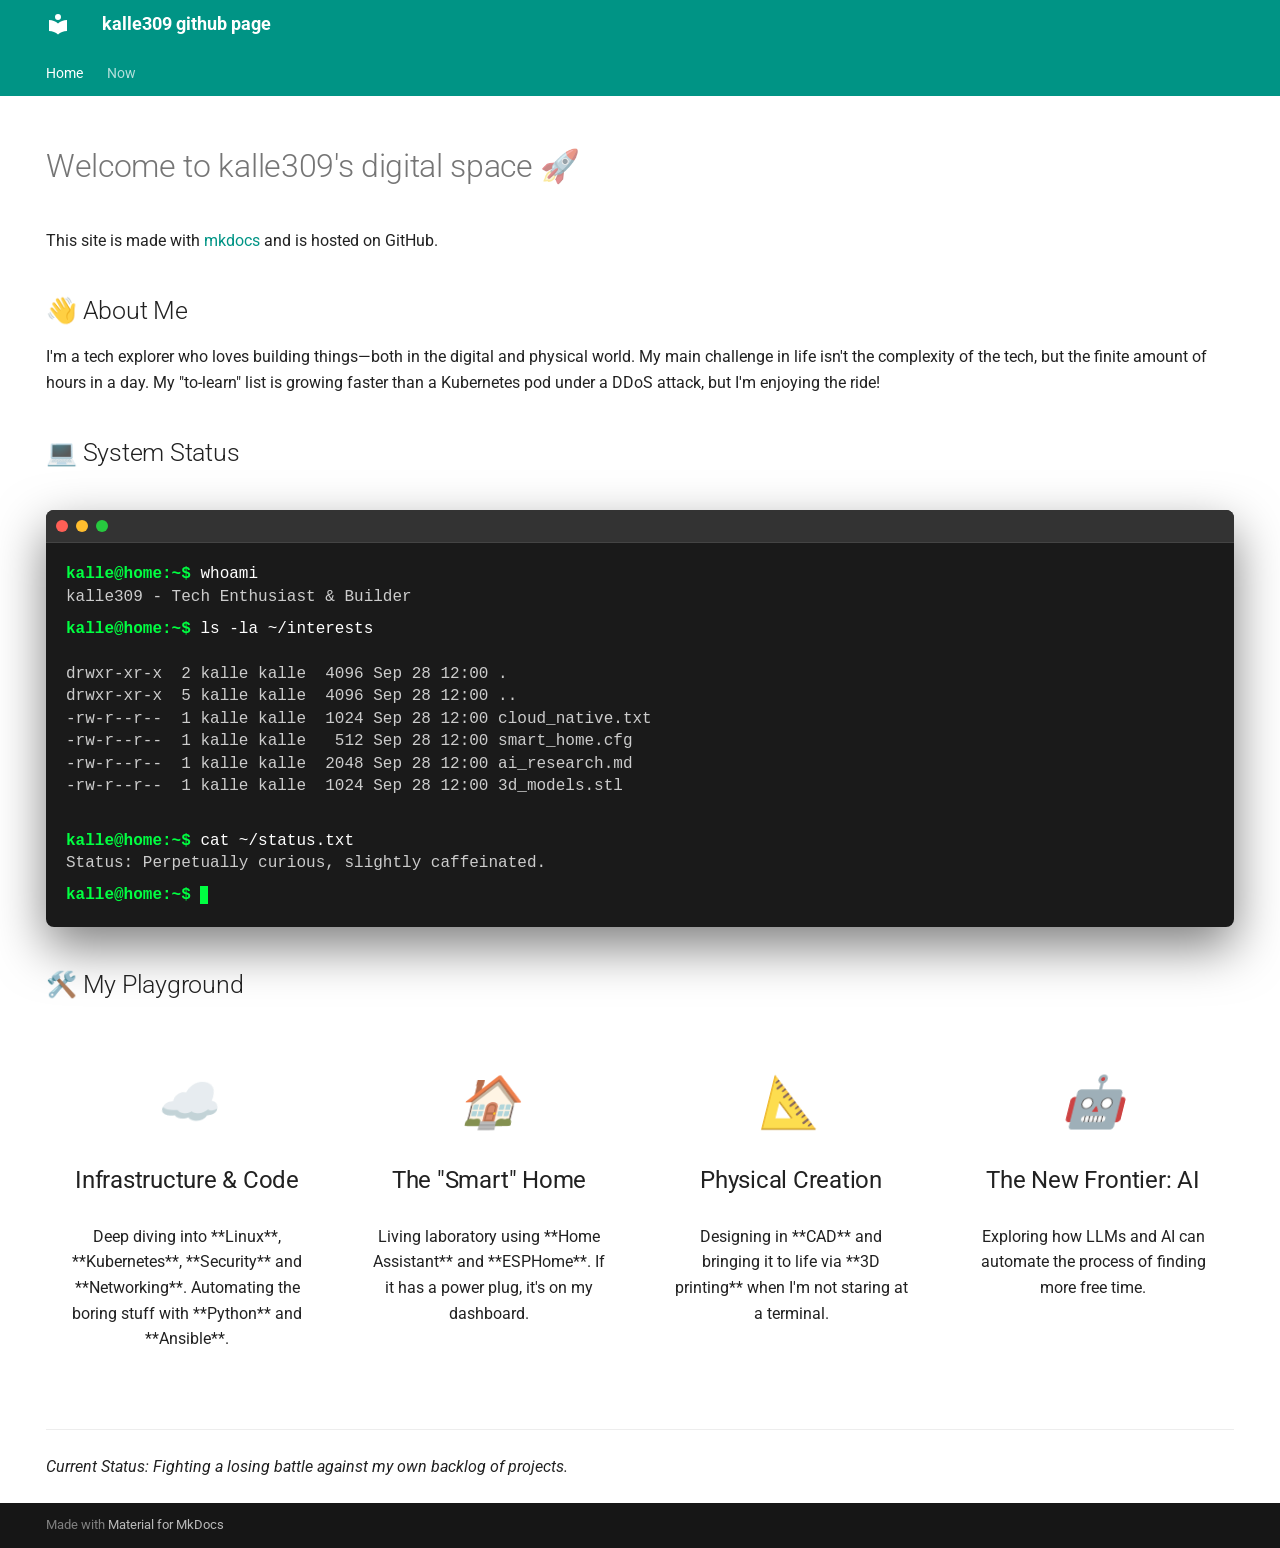
<file: index.html>
<!doctype html>
<html lang="en" class="no-js">
  <head>
    
      <meta charset="utf-8">
      <meta name="viewport" content="width=device-width,initial-scale=1">
      
      
      
      
      
        <link rel="next" href="now/">
      
      
        
      
      
      <link rel="icon" href="assets/images/favicon.png">
      <meta name="generator" content="mkdocs-1.6.1, mkdocs-material-9.7.7">
    
    
      
        <title>kalle309 github page</title>
      
    
    
      <link rel="stylesheet" href="assets/stylesheets/main.ec1eaa64.min.css">
      
        
        <link rel="stylesheet" href="assets/stylesheets/palette.ab4e12ef.min.css">
      
      


    
    
      
    
    
      
        
        
        <link rel="preconnect" href="https://fonts.gstatic.com" crossorigin>
        <link rel="stylesheet" href="https://fonts.googleapis.com/css?family=Roboto:300,300i,400,400i,700,700i%7CRoboto+Mono:400,400i,700,700i&display=fallback">
        <style>:root{--md-text-font:"Roboto";--md-code-font:"Roboto Mono"}</style>
      
    
    
      <link rel="stylesheet" href="css/main.css">
    
    <script>__md_scope=new URL(".",location),__md_hash=e=>[...e].reduce(((e,_)=>(e<<5)-e+_.charCodeAt(0)),0),__md_get=(e,_=localStorage,t=__md_scope)=>JSON.parse(_.getItem(t.pathname+"."+e)),__md_set=(e,_,t=localStorage,a=__md_scope)=>{try{t.setItem(a.pathname+"."+e,JSON.stringify(_))}catch(e){}}</script>
    
      

    
    
  </head>
  
  
    
    
      
    
    
    
    
    <body dir="ltr" data-md-color-scheme="default" data-md-color-primary="teal" data-md-color-accent="teal">
  
    
    <input class="md-toggle" data-md-toggle="drawer" type="checkbox" id="__drawer" autocomplete="off">
    <input class="md-toggle" data-md-toggle="search" type="checkbox" id="__search" autocomplete="off">
    <label class="md-overlay" for="__drawer"></label>
    <div data-md-component="skip">
      
        
        <a href="#welcome-to-kalle309s-digital-space" class="md-skip">
          Skip to content
        </a>
      
    </div>
    <div data-md-component="announce">
      
    </div>
    
    
      

<header class="md-header" data-md-component="header">
  <nav class="md-header__inner md-grid" aria-label="Header">
    <a href="." title="kalle309 github page" class="md-header__button md-logo" aria-label="kalle309 github page" data-md-component="logo">
      
  
  <svg xmlns="http://www.w3.org/2000/svg" viewBox="0 0 24 24"><path d="M12 8a3 3 0 0 0 3-3 3 3 0 0 0-3-3 3 3 0 0 0-3 3 3 3 0 0 0 3 3m0 3.54C9.64 9.35 6.5 8 3 8v11c3.5 0 6.64 1.35 9 3.54 2.36-2.19 5.5-3.54 9-3.54V8c-3.5 0-6.64 1.35-9 3.54"/></svg>

    </a>
    <label class="md-header__button md-icon" for="__drawer">
      
      <svg xmlns="http://www.w3.org/2000/svg" viewBox="0 0 24 24"><path d="M3 6h18v2H3zm0 5h18v2H3zm0 5h18v2H3z"/></svg>
    </label>
    <div class="md-header__title" data-md-component="header-title">
      <div class="md-header__ellipsis">
        <div class="md-header__topic">
          <span class="md-ellipsis">
            kalle309 github page
          </span>
        </div>
        <div class="md-header__topic" data-md-component="header-topic">
          <span class="md-ellipsis">
            
              Home
            
          </span>
        </div>
      </div>
    </div>
    
      
        <form class="md-header__option" data-md-component="palette">
  
    
    
    
    <input class="md-option" data-md-color-media="" data-md-color-scheme="default" data-md-color-primary="teal" data-md-color-accent="teal"  aria-hidden="true"  type="radio" name="__palette" id="__palette_0">
    
  
    
    
    
    <input class="md-option" data-md-color-media="" data-md-color-scheme="slate" data-md-color-primary="teal" data-md-color-accent="teal"  aria-hidden="true"  type="radio" name="__palette" id="__palette_1">
    
  
</form>
      
    
    
      <script>var palette=__md_get("__palette");if(palette&&palette.color){if("(prefers-color-scheme)"===palette.color.media){var media=matchMedia("(prefers-color-scheme: light)"),input=document.querySelector(media.matches?"[data-md-color-media='(prefers-color-scheme: light)']":"[data-md-color-media='(prefers-color-scheme: dark)']");palette.color.media=input.getAttribute("data-md-color-media"),palette.color.scheme=input.getAttribute("data-md-color-scheme"),palette.color.primary=input.getAttribute("data-md-color-primary"),palette.color.accent=input.getAttribute("data-md-color-accent")}for(var[key,value]of Object.entries(palette.color))document.body.setAttribute("data-md-color-"+key,value)}</script>
    
    
    
    
  </nav>
  
</header>
    
    <div class="md-container" data-md-component="container">
      
      
        
          
            
<nav class="md-tabs" aria-label="Tabs" data-md-component="tabs">
  <div class="md-grid">
    <ul class="md-tabs__list">
      
        
  
  
  
    
  
  
    <li class="md-tabs__item md-tabs__item--active">
      <a href="." class="md-tabs__link">
        
  
  
    
  
  Home

      </a>
    </li>
  

      
        
  
  
  
  
    <li class="md-tabs__item">
      <a href="now/" class="md-tabs__link">
        
  
  
    
  
  Now

      </a>
    </li>
  

      
    </ul>
  </div>
</nav>
          
        
      
      <main class="md-main" data-md-component="main">
        <div class="md-main__inner md-grid">
          
            
              
                
              
              <div class="md-sidebar md-sidebar--primary" data-md-component="sidebar" data-md-type="navigation" hidden>
                <div class="md-sidebar__scrollwrap">
                  <div class="md-sidebar__inner">
                    


  


<nav class="md-nav md-nav--primary md-nav--lifted" aria-label="Navigation" data-md-level="0">
  <label class="md-nav__title" for="__drawer">
    <a href="." title="kalle309 github page" class="md-nav__button md-logo" aria-label="kalle309 github page" data-md-component="logo">
      
  
  <svg xmlns="http://www.w3.org/2000/svg" viewBox="0 0 24 24"><path d="M12 8a3 3 0 0 0 3-3 3 3 0 0 0-3-3 3 3 0 0 0-3 3 3 3 0 0 0 3 3m0 3.54C9.64 9.35 6.5 8 3 8v11c3.5 0 6.64 1.35 9 3.54 2.36-2.19 5.5-3.54 9-3.54V8c-3.5 0-6.64 1.35-9 3.54"/></svg>

    </a>
    kalle309 github page
  </label>
  
  <ul class="md-nav__list" data-md-scrollfix>
    
      
      
  
  
    
  
  
  
    <li class="md-nav__item md-nav__item--active">
      
      <input class="md-nav__toggle md-toggle" type="checkbox" id="__toc">
      
      
        
      
      
        <label class="md-nav__link md-nav__link--active" for="__toc">
          
  
  
  <span class="md-ellipsis">
    
  
    Home
  

    
  </span>
  
  

          <span class="md-nav__icon md-icon"></span>
        </label>
      
      <a href="." class="md-nav__link md-nav__link--active">
        
  
  
  <span class="md-ellipsis">
    
  
    Home
  

    
  </span>
  
  

      </a>
      
        

<nav class="md-nav md-nav--secondary" aria-label="Table of contents">
  
  
  
    
  
  
    <label class="md-nav__title" for="__toc">
      <span class="md-nav__icon md-icon"></span>
      Table of contents
    </label>
    <ul class="md-nav__list" data-md-component="toc" data-md-scrollfix>
      
        <li class="md-nav__item">
  <a href="#about-me" class="md-nav__link">
    <span class="md-ellipsis">
      
        👋 About Me
      
    </span>
  </a>
  
</li>
      
        <li class="md-nav__item">
  <a href="#system-status" class="md-nav__link">
    <span class="md-ellipsis">
      
        💻 System Status
      
    </span>
  </a>
  
</li>
      
        <li class="md-nav__item">
  <a href="#my-playground" class="md-nav__link">
    <span class="md-ellipsis">
      
        🛠️ My Playground
      
    </span>
  </a>
  
</li>
      
    </ul>
  
</nav>
      
    </li>
  

    
      
      
  
  
  
  
    <li class="md-nav__item">
      <a href="now/" class="md-nav__link">
        
  
  
  <span class="md-ellipsis">
    
  
    Now
  

    
  </span>
  
  

      </a>
    </li>
  

    
  </ul>
</nav>
                  </div>
                </div>
              </div>
            
            
              
                
              
              <div class="md-sidebar md-sidebar--secondary" data-md-component="sidebar" data-md-type="toc" hidden>
                <div class="md-sidebar__scrollwrap">
                  <div class="md-sidebar__inner">
                    

<nav class="md-nav md-nav--secondary" aria-label="Table of contents">
  
  
  
    
  
  
    <label class="md-nav__title" for="__toc">
      <span class="md-nav__icon md-icon"></span>
      Table of contents
    </label>
    <ul class="md-nav__list" data-md-component="toc" data-md-scrollfix>
      
        <li class="md-nav__item">
  <a href="#about-me" class="md-nav__link">
    <span class="md-ellipsis">
      
        👋 About Me
      
    </span>
  </a>
  
</li>
      
        <li class="md-nav__item">
  <a href="#system-status" class="md-nav__link">
    <span class="md-ellipsis">
      
        💻 System Status
      
    </span>
  </a>
  
</li>
      
        <li class="md-nav__item">
  <a href="#my-playground" class="md-nav__link">
    <span class="md-ellipsis">
      
        🛠️ My Playground
      
    </span>
  </a>
  
</li>
      
    </ul>
  
</nav>
                  </div>
                </div>
              </div>
            
          
          
            <div class="md-content" data-md-component="content">
              
              <article class="md-content__inner md-typeset">
                
                  
  




<h1 id="welcome-to-kalle309s-digital-space">Welcome to kalle309's digital space 🚀</h1>
<p>This site is made with <a href="https://www.mkdocs.org">mkdocs</a> and is hosted on GitHub.</p>
<h2 id="about-me">👋 About Me</h2>
<p>I'm a tech explorer who loves building things—both in the digital and physical world. My main challenge in life isn't the complexity of the tech, but the finite amount of hours in a day. My "to-learn" list is growing faster than a Kubernetes pod under a DDoS attack, but I'm enjoying the ride!</p>
<h2 id="system-status">💻 System Status</h2>
<div class="terminal-window">
    <div class="terminal-header">
        <div class="terminal-dot dot-red"></div>
        <div class="terminal-dot dot-yellow"></div>
        <div class="terminal-dot dot-green"></div>
    </div>
    <div class="terminal-body">
        <div><span class="term-prompt">kalle@home:~$</span> <span class="term-cmd">whoami</span></div>
        <div class="term-output">kalle309 - Tech Enthusiast & Builder</div>
        <div><span class="term-prompt">kalle@home:~$</span> <span class="term-cmd">ls -la ~/interests</span></div>
        <div class="term-output">
drwxr-xr-x  2 kalle kalle  4096 Sep 28 12:00 .
drwxr-xr-x  5 kalle kalle  4096 Sep 28 12:00 ..
-rw-r--r--  1 kalle kalle  1024 Sep 28 12:00 cloud_native.txt
-rw-r--r--  1 kalle kalle   512 Sep 28 12:00 smart_home.cfg
-rw-r--r--  1 kalle kalle  2048 Sep 28 12:00 ai_research.md
-rw-r--r--  1 kalle kalle  1024 Sep 28 12:00 3d_models.stl
        </div>
        <div><span class="term-prompt">kalle@home:~$</span> <span class="term-cmd">cat ~/status.txt</span></div>
        <div class="term-output">Status: Perpetually curious, slightly caffeinated.</div>
        <div><span class="term-prompt">kalle@home:~$</span> <span class="cursor"></span></div>
    </div>
</div>

<h2 id="my-playground">🛠️ My Playground</h2>
<div class="tech-grid">
    <div class="tech-card">
        <i>☁️</i>
        <h3>Infrastructure & Code</h3>
        <p>Deep diving into **Linux**, **Kubernetes**, **Security** and **Networking**. Automating the boring stuff with **Python** and **Ansible**.</p>
    </div>
    <div class="tech-card">
        <i>🏠</i>
        <h3>The "Smart" Home</h3>
        <p>Living laboratory using **Home Assistant** and **ESPHome**. If it has a power plug, it's on my dashboard.</p>
    </div>
    <div class="tech-card">
        <i>📐</i>
        <h3>Physical Creation</h3>
        <p>Designing in **CAD** and bringing it to life via **3D printing** when I'm not staring at a terminal.</p>
    </div>
    <div class="tech-card">
        <i>🤖</i>
        <h3>The New Frontier: AI</h3>
        <p>Exploring how LLMs and AI can automate the process of finding more free time.</p>
    </div>
</div>

<hr />
<p><em>Current Status: Fighting a losing battle against my own backlog of projects.</em></p>







  
  




  



                
              </article>
            </div>
          
          
<script>var target=document.getElementById(location.hash.slice(1));target&&target.name&&(target.checked=target.name.startsWith("__tabbed_"))</script>
        </div>
        
      </main>
      
        <footer class="md-footer">
  
  <div class="md-footer-meta md-typeset">
    <div class="md-footer-meta__inner md-grid">
      <div class="md-copyright">
  
  
    Made with
    <a href="https://squidfunk.github.io/mkdocs-material/" target="_blank" rel="noopener">
      Material for MkDocs
    </a>
  
</div>
      
    </div>
  </div>
</footer>
      
    </div>
    <div class="md-dialog" data-md-component="dialog">
      <div class="md-dialog__inner md-typeset"></div>
    </div>
    
    
    
      
      
      <script id="__config" type="application/json">{"annotate": null, "base": ".", "features": ["content.code.copy", "navigation.tabs"], "search": "assets/javascripts/workers/search.2c215733.min.js", "tags": null, "translations": {"clipboard.copied": "Copied to clipboard", "clipboard.copy": "Copy to clipboard", "search.result.more.one": "1 more on this page", "search.result.more.other": "# more on this page", "search.result.none": "No matching documents", "search.result.one": "1 matching document", "search.result.other": "# matching documents", "search.result.placeholder": "Type to start searching", "search.result.term.missing": "Missing", "select.version": "Select version"}, "version": null}</script>
    
    
      <script src="assets/javascripts/bundle.d7400e89.min.js"></script>
      
    
  </body>
</html>
</file>
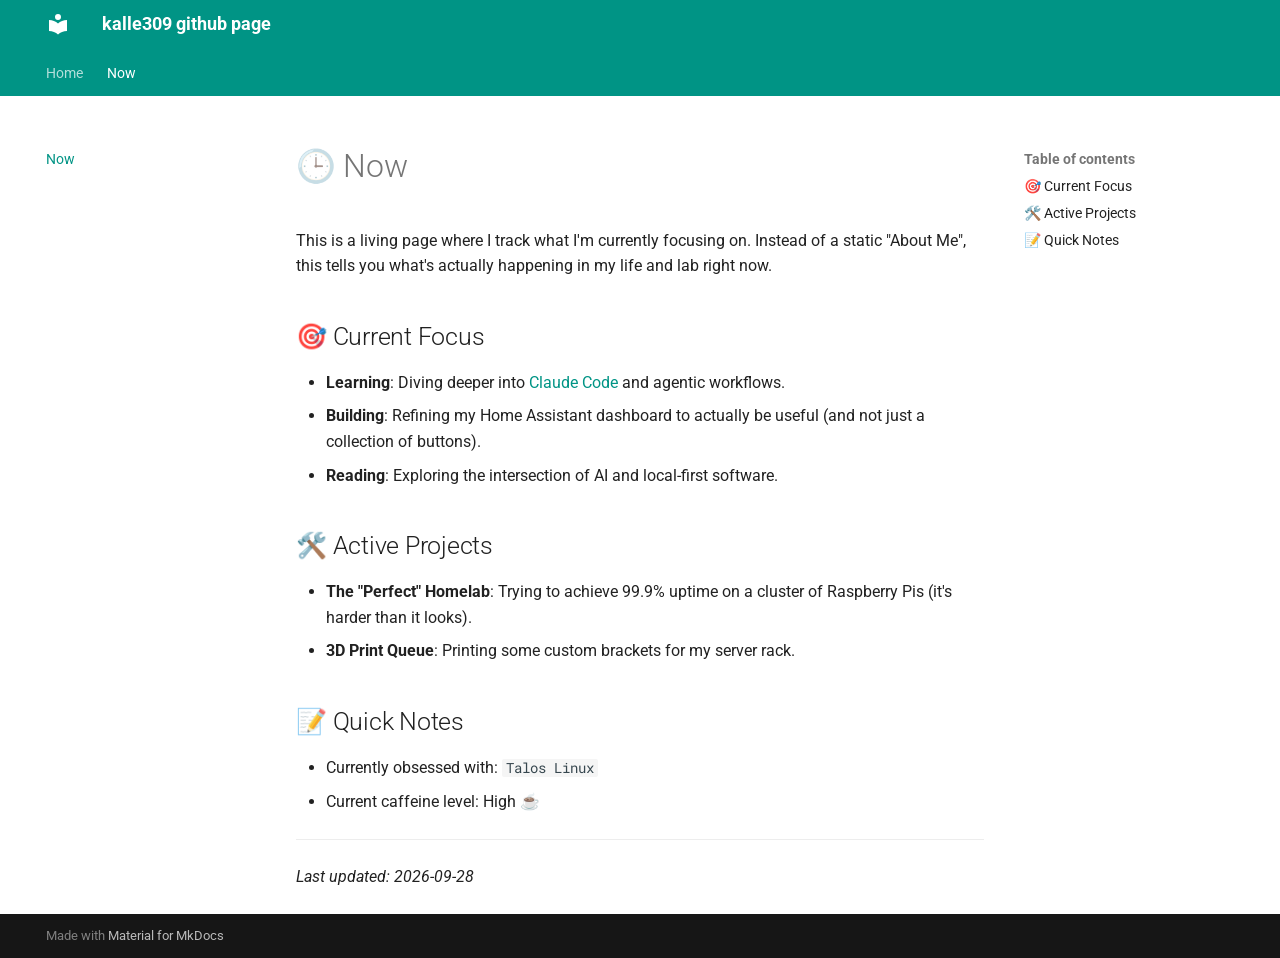
<file: now/index.html>
<!doctype html>
<html lang="en" class="no-js">
  <head>
    
      <meta charset="utf-8">
      <meta name="viewport" content="width=device-width,initial-scale=1">
      
      
      
      
        <link rel="prev" href="..">
      
      
      
        
      
      
      <link rel="icon" href="../assets/images/favicon.png">
      <meta name="generator" content="mkdocs-1.6.1, mkdocs-material-9.7.7">
    
    
      
        <title>Now - kalle309 github page</title>
      
    
    
      <link rel="stylesheet" href="../assets/stylesheets/main.ec1eaa64.min.css">
      
        
        <link rel="stylesheet" href="../assets/stylesheets/palette.ab4e12ef.min.css">
      
      


    
    
      
    
    
      
        
        
        <link rel="preconnect" href="https://fonts.gstatic.com" crossorigin>
        <link rel="stylesheet" href="https://fonts.googleapis.com/css?family=Roboto:300,300i,400,400i,700,700i%7CRoboto+Mono:400,400i,700,700i&display=fallback">
        <style>:root{--md-text-font:"Roboto";--md-code-font:"Roboto Mono"}</style>
      
    
    
      <link rel="stylesheet" href="../css/main.css">
    
    <script>__md_scope=new URL("..",location),__md_hash=e=>[...e].reduce(((e,_)=>(e<<5)-e+_.charCodeAt(0)),0),__md_get=(e,_=localStorage,t=__md_scope)=>JSON.parse(_.getItem(t.pathname+"."+e)),__md_set=(e,_,t=localStorage,a=__md_scope)=>{try{t.setItem(a.pathname+"."+e,JSON.stringify(_))}catch(e){}}</script>
    
      

    
    
  </head>
  
  
    
    
      
    
    
    
    
    <body dir="ltr" data-md-color-scheme="default" data-md-color-primary="teal" data-md-color-accent="teal">
  
    
    <input class="md-toggle" data-md-toggle="drawer" type="checkbox" id="__drawer" autocomplete="off">
    <input class="md-toggle" data-md-toggle="search" type="checkbox" id="__search" autocomplete="off">
    <label class="md-overlay" for="__drawer"></label>
    <div data-md-component="skip">
      
        
        <a href="#now" class="md-skip">
          Skip to content
        </a>
      
    </div>
    <div data-md-component="announce">
      
    </div>
    
    
      

<header class="md-header" data-md-component="header">
  <nav class="md-header__inner md-grid" aria-label="Header">
    <a href=".." title="kalle309 github page" class="md-header__button md-logo" aria-label="kalle309 github page" data-md-component="logo">
      
  
  <svg xmlns="http://www.w3.org/2000/svg" viewBox="0 0 24 24"><path d="M12 8a3 3 0 0 0 3-3 3 3 0 0 0-3-3 3 3 0 0 0-3 3 3 3 0 0 0 3 3m0 3.54C9.64 9.35 6.5 8 3 8v11c3.5 0 6.64 1.35 9 3.54 2.36-2.19 5.5-3.54 9-3.54V8c-3.5 0-6.64 1.35-9 3.54"/></svg>

    </a>
    <label class="md-header__button md-icon" for="__drawer">
      
      <svg xmlns="http://www.w3.org/2000/svg" viewBox="0 0 24 24"><path d="M3 6h18v2H3zm0 5h18v2H3zm0 5h18v2H3z"/></svg>
    </label>
    <div class="md-header__title" data-md-component="header-title">
      <div class="md-header__ellipsis">
        <div class="md-header__topic">
          <span class="md-ellipsis">
            kalle309 github page
          </span>
        </div>
        <div class="md-header__topic" data-md-component="header-topic">
          <span class="md-ellipsis">
            
              Now
            
          </span>
        </div>
      </div>
    </div>
    
      
        <form class="md-header__option" data-md-component="palette">
  
    
    
    
    <input class="md-option" data-md-color-media="" data-md-color-scheme="default" data-md-color-primary="teal" data-md-color-accent="teal"  aria-hidden="true"  type="radio" name="__palette" id="__palette_0">
    
  
    
    
    
    <input class="md-option" data-md-color-media="" data-md-color-scheme="slate" data-md-color-primary="teal" data-md-color-accent="teal"  aria-hidden="true"  type="radio" name="__palette" id="__palette_1">
    
  
</form>
      
    
    
      <script>var palette=__md_get("__palette");if(palette&&palette.color){if("(prefers-color-scheme)"===palette.color.media){var media=matchMedia("(prefers-color-scheme: light)"),input=document.querySelector(media.matches?"[data-md-color-media='(prefers-color-scheme: light)']":"[data-md-color-media='(prefers-color-scheme: dark)']");palette.color.media=input.getAttribute("data-md-color-media"),palette.color.scheme=input.getAttribute("data-md-color-scheme"),palette.color.primary=input.getAttribute("data-md-color-primary"),palette.color.accent=input.getAttribute("data-md-color-accent")}for(var[key,value]of Object.entries(palette.color))document.body.setAttribute("data-md-color-"+key,value)}</script>
    
    
    
    
  </nav>
  
</header>
    
    <div class="md-container" data-md-component="container">
      
      
        
          
            
<nav class="md-tabs" aria-label="Tabs" data-md-component="tabs">
  <div class="md-grid">
    <ul class="md-tabs__list">
      
        
  
  
  
  
    <li class="md-tabs__item">
      <a href=".." class="md-tabs__link">
        
  
  
    
  
  Home

      </a>
    </li>
  

      
        
  
  
  
    
  
  
    <li class="md-tabs__item md-tabs__item--active">
      <a href="./" class="md-tabs__link">
        
  
  
    
  
  Now

      </a>
    </li>
  

      
    </ul>
  </div>
</nav>
          
        
      
      <main class="md-main" data-md-component="main">
        <div class="md-main__inner md-grid">
          
            
              
              <div class="md-sidebar md-sidebar--primary" data-md-component="sidebar" data-md-type="navigation" >
                <div class="md-sidebar__scrollwrap">
                  <div class="md-sidebar__inner">
                    


  


<nav class="md-nav md-nav--primary md-nav--lifted" aria-label="Navigation" data-md-level="0">
  <label class="md-nav__title" for="__drawer">
    <a href=".." title="kalle309 github page" class="md-nav__button md-logo" aria-label="kalle309 github page" data-md-component="logo">
      
  
  <svg xmlns="http://www.w3.org/2000/svg" viewBox="0 0 24 24"><path d="M12 8a3 3 0 0 0 3-3 3 3 0 0 0-3-3 3 3 0 0 0-3 3 3 3 0 0 0 3 3m0 3.54C9.64 9.35 6.5 8 3 8v11c3.5 0 6.64 1.35 9 3.54 2.36-2.19 5.5-3.54 9-3.54V8c-3.5 0-6.64 1.35-9 3.54"/></svg>

    </a>
    kalle309 github page
  </label>
  
  <ul class="md-nav__list" data-md-scrollfix>
    
      
      
  
  
  
  
    <li class="md-nav__item">
      <a href=".." class="md-nav__link">
        
  
  
  <span class="md-ellipsis">
    
  
    Home
  

    
  </span>
  
  

      </a>
    </li>
  

    
      
      
  
  
    
  
  
  
    <li class="md-nav__item md-nav__item--active">
      
      <input class="md-nav__toggle md-toggle" type="checkbox" id="__toc">
      
      
        
      
      
        <label class="md-nav__link md-nav__link--active" for="__toc">
          
  
  
  <span class="md-ellipsis">
    
  
    Now
  

    
  </span>
  
  

          <span class="md-nav__icon md-icon"></span>
        </label>
      
      <a href="./" class="md-nav__link md-nav__link--active">
        
  
  
  <span class="md-ellipsis">
    
  
    Now
  

    
  </span>
  
  

      </a>
      
        

<nav class="md-nav md-nav--secondary" aria-label="Table of contents">
  
  
  
    
  
  
    <label class="md-nav__title" for="__toc">
      <span class="md-nav__icon md-icon"></span>
      Table of contents
    </label>
    <ul class="md-nav__list" data-md-component="toc" data-md-scrollfix>
      
        <li class="md-nav__item">
  <a href="#current-focus" class="md-nav__link">
    <span class="md-ellipsis">
      
        🎯 Current Focus
      
    </span>
  </a>
  
</li>
      
        <li class="md-nav__item">
  <a href="#active-projects" class="md-nav__link">
    <span class="md-ellipsis">
      
        🛠️ Active Projects
      
    </span>
  </a>
  
</li>
      
        <li class="md-nav__item">
  <a href="#quick-notes" class="md-nav__link">
    <span class="md-ellipsis">
      
        📝 Quick Notes
      
    </span>
  </a>
  
</li>
      
    </ul>
  
</nav>
      
    </li>
  

    
  </ul>
</nav>
                  </div>
                </div>
              </div>
            
            
              
              <div class="md-sidebar md-sidebar--secondary" data-md-component="sidebar" data-md-type="toc" >
                <div class="md-sidebar__scrollwrap">
                  <div class="md-sidebar__inner">
                    

<nav class="md-nav md-nav--secondary" aria-label="Table of contents">
  
  
  
    
  
  
    <label class="md-nav__title" for="__toc">
      <span class="md-nav__icon md-icon"></span>
      Table of contents
    </label>
    <ul class="md-nav__list" data-md-component="toc" data-md-scrollfix>
      
        <li class="md-nav__item">
  <a href="#current-focus" class="md-nav__link">
    <span class="md-ellipsis">
      
        🎯 Current Focus
      
    </span>
  </a>
  
</li>
      
        <li class="md-nav__item">
  <a href="#active-projects" class="md-nav__link">
    <span class="md-ellipsis">
      
        🛠️ Active Projects
      
    </span>
  </a>
  
</li>
      
        <li class="md-nav__item">
  <a href="#quick-notes" class="md-nav__link">
    <span class="md-ellipsis">
      
        📝 Quick Notes
      
    </span>
  </a>
  
</li>
      
    </ul>
  
</nav>
                  </div>
                </div>
              </div>
            
          
          
            <div class="md-content" data-md-component="content">
              
              <article class="md-content__inner md-typeset">
                
                  



<h1 id="now">🕒 Now</h1>
<p>This is a living page where I track what I'm currently focusing on. Instead of a static "About Me", this tells you what's actually happening in my life and lab right now.</p>
<h2 id="current-focus">🎯 Current Focus</h2>
<ul>
<li><strong>Learning</strong>: Diving deeper into <a href="https://claude.ai/code">Claude Code</a> and agentic workflows.</li>
<li><strong>Building</strong>: Refining my Home Assistant dashboard to actually be useful (and not just a collection of buttons).</li>
<li><strong>Reading</strong>: Exploring the intersection of AI and local-first software.</li>
</ul>
<h2 id="active-projects">🛠️ Active Projects</h2>
<ul>
<li><strong>The "Perfect" Homelab</strong>: Trying to achieve 99.9% uptime on a cluster of Raspberry Pis (it's harder than it looks).</li>
<li><strong>3D Print Queue</strong>: Printing some custom brackets for my server rack.</li>
</ul>
<h2 id="quick-notes">📝 Quick Notes</h2>
<ul>
<li>Currently obsessed with: <code>Talos Linux</code></li>
<li>Current caffeine level: High ☕</li>
</ul>
<hr />
<p><em>Last updated: 2026-09-28</em></p>












                
              </article>
            </div>
          
          
<script>var target=document.getElementById(location.hash.slice(1));target&&target.name&&(target.checked=target.name.startsWith("__tabbed_"))</script>
        </div>
        
      </main>
      
        <footer class="md-footer">
  
  <div class="md-footer-meta md-typeset">
    <div class="md-footer-meta__inner md-grid">
      <div class="md-copyright">
  
  
    Made with
    <a href="https://squidfunk.github.io/mkdocs-material/" target="_blank" rel="noopener">
      Material for MkDocs
    </a>
  
</div>
      
    </div>
  </div>
</footer>
      
    </div>
    <div class="md-dialog" data-md-component="dialog">
      <div class="md-dialog__inner md-typeset"></div>
    </div>
    
    
    
      
      
      <script id="__config" type="application/json">{"annotate": null, "base": "..", "features": ["content.code.copy", "navigation.tabs"], "search": "../assets/javascripts/workers/search.2c215733.min.js", "tags": null, "translations": {"clipboard.copied": "Copied to clipboard", "clipboard.copy": "Copy to clipboard", "search.result.more.one": "1 more on this page", "search.result.more.other": "# more on this page", "search.result.none": "No matching documents", "search.result.one": "1 matching document", "search.result.other": "# matching documents", "search.result.placeholder": "Type to start searching", "search.result.term.missing": "Missing", "select.version": "Select version"}, "version": null}</script>
    
    
      <script src="../assets/javascripts/bundle.d7400e89.min.js"></script>
      
    
  </body>
</html>
</file>
<file: css/main.css>
/* Custom styles for kalle309's digital space */

/* Tech Stack Cards Grid */
.tech-grid {
    display: grid;
    grid-template-columns: repeat(auto-fit, minmax(250px, 1fr));
    gap: 20px;
    margin: 2rem 0;
}

.tech-card {
    background: var(--md-palette-color-primary-100);
    border: 1px solid var(--md-palette-color-primary-300);
    border-radius: 12px;
    padding: 20px;
    transition: all 0.3s ease;
    cursor: default;
    display: flex;
    flex-direction: column;
    align-items: center;
    text-align: center;
}

.tech-card:hover {
    transform: translateY(-5px);
    box-shadow: 0 10px 20px rgba(0,0,0,0.2);
    background: var(--md-palette-color-primary-200);
    border-color: var(--md-palette-color-primary-500);
}

.tech-card i {
    font-size: 2.5rem;
    margin-bottom: 1rem;
    color: var(--md-palette-color-primary-600);
}

.tech-card h3 {
    margin-top: 0 !important;
    margin-bottom: 10px !important;
    font-size: 1.2rem !important;
}

/* Terminal Component */
.terminal-window {
    background: #1a1a1a;
    color: #00ff41; /* Classic matrix/terminal green */
    font-family: 'Fira Code', 'Courier New', Courier, monospace;
    border-radius: 8px;
    overflow: hidden;
    box-shadow: 0 20px 50px rgba(0,0,0,0.5);
    margin: 2rem 0;
}

.terminal-header {
    background: #333;
    padding: 10px;
    display: flex;
    gap: 8px;
    border-bottom: 1px solid #444;
}

.terminal-dot {
    width: 12px;
    height: 12px;
    border-radius: 50%;
}

.dot-red { background: #ff5f56; }
.dot-yellow { background: #ffbd2e; }
.dot-green { background: #27c93f; }

.terminal-body {
    padding: 20px;
    min-height: 200px;
    line-height: 1.4;
}

.term-prompt {
    color: #00ff41;
    font-weight: bold;
}

.term-cmd {
    color: #fff;
}

.term-output {
    color: #ccc;
    margin-bottom: 10px;
    white-space: pre-wrap;
}

.cursor {
    display: inline-block;
    width: 8px;
    height: 18px;
    background: #00ff41;
    animation: blink 1s infinite;
    vertical-align: middle;
}

@keyframes blink {
    0%, 100% { opacity: 1; }
    50% { opacity: 0; }
}
</file>
<file: assets/stylesheets/main.ec1eaa64.min.css>
@charset "UTF-8";html{-webkit-text-size-adjust:none;-moz-text-size-adjust:none;text-size-adjust:none;box-sizing:border-box}*,:after,:before{box-sizing:inherit}@media (prefers-reduced-motion){*,:after,:before{transition:none!important}}body{margin:0}a,button,input,label{-webkit-tap-highlight-color:transparent}a{color:inherit;text-decoration:none}hr{border:0;box-sizing:initial;display:block;height:.05rem;overflow:visible;padding:0}small{font-size:80%}sub,sup{line-height:1em}img{border-style:none}table{border-collapse:initial;border-spacing:0}td,th{font-weight:400;vertical-align:top}button{background:#0000;border:0;font-family:inherit;font-size:inherit;margin:0;padding:0}input{border:0;outline:none}:root{--md-primary-fg-color:#4051b5;--md-primary-fg-color--light:#5d6cc0;--md-primary-fg-color--dark:#303fa1;--md-primary-bg-color:#fff;--md-primary-bg-color--light:#ffffffb3;--md-accent-fg-color:#526cfe;--md-accent-fg-color--transparent:#526cfe1a;--md-accent-bg-color:#fff;--md-accent-bg-color--light:#ffffffb3}[data-md-color-scheme=default]{color-scheme:light}[data-md-color-scheme=default] img[src$="#gh-dark-mode-only"],[data-md-color-scheme=default] img[src$="#only-dark"]{display:none}:root,[data-md-color-scheme=default]{--md-hue:225deg;--md-default-fg-color:#000000de;--md-default-fg-color--light:#0000008a;--md-default-fg-color--lighter:#00000052;--md-default-fg-color--lightest:#00000012;--md-default-bg-color:#fff;--md-default-bg-color--light:#ffffffb3;--md-default-bg-color--lighter:#ffffff4d;--md-default-bg-color--lightest:#ffffff1f;--md-code-fg-color:#36464e;--md-code-bg-color:#f5f5f5;--md-code-bg-color--light:#f5f5f5b3;--md-code-bg-color--lighter:#f5f5f54d;--md-code-hl-color:#4287ff;--md-code-hl-color--light:#4287ff1a;--md-code-hl-number-color:#d52a2a;--md-code-hl-special-color:#db1457;--md-code-hl-function-color:#a846b9;--md-code-hl-constant-color:#6e59d9;--md-code-hl-keyword-color:#3f6ec6;--md-code-hl-string-color:#1c7d4d;--md-code-hl-name-color:var(--md-code-fg-color);--md-code-hl-operator-color:var(--md-default-fg-color--light);--md-code-hl-punctuation-color:var(--md-default-fg-color--light);--md-code-hl-comment-color:var(--md-default-fg-color--light);--md-code-hl-generic-color:var(--md-default-fg-color--light);--md-code-hl-variable-color:var(--md-default-fg-color--light);--md-typeset-color:var(--md-default-fg-color);--md-typeset-a-color:var(--md-primary-fg-color);--md-typeset-del-color:#f5503d26;--md-typeset-ins-color:#0bd57026;--md-typeset-kbd-color:#fafafa;--md-typeset-kbd-accent-color:#fff;--md-typeset-kbd-border-color:#b8b8b8;--md-typeset-mark-color:#ffff0080;--md-typeset-table-color:#0000001f;--md-typeset-table-color--light:rgba(0,0,0,.035);--md-admonition-fg-color:var(--md-default-fg-color);--md-admonition-bg-color:var(--md-default-bg-color);--md-warning-fg-color:#000000de;--md-warning-bg-color:#ff9;--md-footer-fg-color:#fff;--md-footer-fg-color--light:#ffffffb3;--md-footer-fg-color--lighter:#ffffff73;--md-footer-bg-color:#000000de;--md-footer-bg-color--dark:#00000052;--md-shadow-z1:0 0.2rem 0.5rem #0000000d,0 0 0.05rem #0000001a;--md-shadow-z2:0 0.2rem 0.5rem #0000001a,0 0 0.05rem #00000040;--md-shadow-z3:0 0.2rem 0.5rem #0003,0 0 0.05rem #00000059}.md-icon svg{fill:currentcolor;display:block;height:1.2rem;width:1.2rem}body{-webkit-font-smoothing:antialiased;-moz-osx-font-smoothing:grayscale;--md-text-font-family:var(--md-text-font,_),-apple-system,BlinkMacSystemFont,Helvetica,Arial,sans-serif;--md-code-font-family:var(--md-code-font,_),SFMono-Regular,Consolas,Menlo,monospace}aside,body,input{font-feature-settings:"kern","liga";color:var(--md-typeset-color);font-family:var(--md-text-font-family)}code,kbd,pre{font-feature-settings:"kern";font-family:var(--md-code-font-family)}:root{--md-typeset-table-sort-icon:url('data:image/svg+xml;charset=utf-8,<svg xmlns="http://www.w3.org/2000/svg" viewBox="0 0 24 24"><path d="m18 21-4-4h3V7h-3l4-4 4 4h-3v10h3M2 19v-2h10v2M2 13v-2h7v2M2 7V5h4v2z"/></svg>');--md-typeset-table-sort-icon--asc:url('data:image/svg+xml;charset=utf-8,<svg xmlns="http://www.w3.org/2000/svg" viewBox="0 0 24 24"><path d="M19 17h3l-4 4-4-4h3V3h2M2 17h10v2H2M6 5v2H2V5m0 6h7v2H2z"/></svg>');--md-typeset-table-sort-icon--desc:url('data:image/svg+xml;charset=utf-8,<svg xmlns="http://www.w3.org/2000/svg" viewBox="0 0 24 24"><path d="M19 7h3l-4-4-4 4h3v14h2M2 17h10v2H2M6 5v2H2V5m0 6h7v2H2z"/></svg>')}.md-typeset{-webkit-print-color-adjust:exact;color-adjust:exact;font-size:.8rem;line-height:1.6;overflow-wrap:break-word}@media print{.md-typeset{font-size:.68rem}}.md-typeset blockquote,.md-typeset dl,.md-typeset figure,.md-typeset ol,.md-typeset pre,.md-typeset ul{margin-bottom:1em;margin-top:1em}.md-typeset h1{color:var(--md-default-fg-color--light);font-size:2em;line-height:1.3;margin:0 0 1.25em}.md-typeset h1,.md-typeset h2{font-weight:300;letter-spacing:-.01em}.md-typeset h2{font-size:1.5625em;line-height:1.4;margin:1.6em 0 .64em}.md-typeset h3{font-size:1.25em;font-weight:400;letter-spacing:-.01em;line-height:1.5;margin:1.6em 0 .8em}.md-typeset h2+h3{margin-top:.8em}.md-typeset h4{font-weight:700;letter-spacing:-.01em;margin:1em 0}.md-typeset h5,.md-typeset h6{color:var(--md-default-fg-color--light);font-size:.8em;font-weight:700;letter-spacing:-.01em;margin:1.25em 0}.md-typeset h5{text-transform:uppercase}.md-typeset h5 code{text-transform:none}.md-typeset hr{border-bottom:.05rem solid var(--md-default-fg-color--lightest);display:flow-root;margin:1.5em 0}.md-typeset a{color:var(--md-typeset-a-color);word-break:break-word}.md-typeset a,.md-typeset a:before{transition:color 125ms}.md-typeset a:focus,.md-typeset a:hover{color:var(--md-accent-fg-color)}.md-typeset a:focus code,.md-typeset a:hover code{background-color:var(--md-accent-fg-color--transparent);color:var(--md-accent-fg-color)}.md-typeset a code{color:var(--md-typeset-a-color)}.md-typeset a.focus-visible{outline-color:var(--md-accent-fg-color);outline-offset:.2rem}.md-typeset code,.md-typeset kbd,.md-typeset pre{color:var(--md-code-fg-color);direction:ltr;font-variant-ligatures:none;transition:background-color 125ms}@media print{.md-typeset code,.md-typeset kbd,.md-typeset pre{white-space:pre-wrap}}.md-typeset code{background-color:var(--md-code-bg-color);border-radius:.1rem;-webkit-box-decoration-break:clone;box-decoration-break:clone;font-size:.85em;padding:0 .2941176471em;transition:color 125ms,background-color 125ms;word-break:break-word}.md-typeset code:not(.focus-visible){-webkit-tap-highlight-color:transparent;outline:none}.md-typeset pre{display:flow-root;line-height:1.4;position:relative}.md-typeset pre>code{-webkit-box-decoration-break:slice;box-decoration-break:slice;box-shadow:none;display:block;margin:0;outline-color:var(--md-accent-fg-color);overflow:auto;padding:.7720588235em 1.1764705882em;scrollbar-color:var(--md-default-fg-color--lighter) #0000;scrollbar-width:thin;touch-action:auto;word-break:normal}.md-typeset pre>code:hover{scrollbar-color:var(--md-accent-fg-color) #0000}.md-typeset pre>code::-webkit-scrollbar{height:.2rem;width:.2rem}.md-typeset pre>code::-webkit-scrollbar-thumb{background-color:var(--md-default-fg-color--lighter)}.md-typeset pre>code::-webkit-scrollbar-thumb:hover{background-color:var(--md-accent-fg-color)}.md-typeset kbd{background-color:var(--md-typeset-kbd-color);border-radius:.1rem;box-shadow:0 .1rem 0 .05rem var(--md-typeset-kbd-border-color),0 .1rem 0 var(--md-typeset-kbd-border-color),0 -.1rem .2rem var(--md-typeset-kbd-accent-color) inset;color:var(--md-default-fg-color);display:inline-block;font-size:.75em;padding:0 .6666666667em;vertical-align:text-top;word-break:break-word}.md-typeset mark{background-color:var(--md-typeset-mark-color);-webkit-box-decoration-break:clone;box-decoration-break:clone;color:inherit;word-break:break-word}.md-typeset abbr{cursor:help;text-decoration:none}.md-typeset [data-preview],.md-typeset abbr{border-bottom:.05rem dotted var(--md-default-fg-color--light)}.md-typeset small{opacity:.75}[dir=ltr] .md-typeset sub,[dir=ltr] .md-typeset sup{margin-left:.078125em}[dir=rtl] .md-typeset sub,[dir=rtl] .md-typeset sup{margin-right:.078125em}[dir=ltr] .md-typeset blockquote{padding-left:.6rem}[dir=rtl] .md-typeset blockquote{padding-right:.6rem}[dir=ltr] .md-typeset blockquote{border-left:.2rem solid var(--md-default-fg-color--lighter)}[dir=rtl] .md-typeset blockquote{border-right:.2rem solid var(--md-default-fg-color--lighter)}.md-typeset blockquote{color:var(--md-default-fg-color--light);margin-left:0;margin-right:0}.md-typeset ul{list-style-type:disc}.md-typeset ul[type]{list-style-type:revert-layer}[dir=ltr] .md-typeset ol,[dir=ltr] .md-typeset ul{margin-left:.625em}[dir=rtl] .md-typeset ol,[dir=rtl] .md-typeset ul{margin-right:.625em}.md-typeset ol,.md-typeset ul{padding:0}.md-typeset ol:not([hidden]),.md-typeset ul:not([hidden]){display:flow-root}.md-typeset ol ol,.md-typeset ul ol{list-style-type:lower-alpha}.md-typeset ol ol ol,.md-typeset ul ol ol{list-style-type:lower-roman}.md-typeset ol ol ol ol,.md-typeset ul ol ol ol{list-style-type:upper-alpha}.md-typeset ol ol ol ol ol,.md-typeset ul ol ol ol ol{list-style-type:upper-roman}.md-typeset ol[type],.md-typeset ul[type]{list-style-type:revert-layer}[dir=ltr] .md-typeset ol li,[dir=ltr] .md-typeset ul li{margin-left:1.25em}[dir=rtl] .md-typeset ol li,[dir=rtl] .md-typeset ul li{margin-right:1.25em}.md-typeset ol li,.md-typeset ul li{margin-bottom:.5em}.md-typeset ol li blockquote,.md-typeset ol li p,.md-typeset ul li blockquote,.md-typeset ul li p{margin:.5em 0}.md-typeset ol li:last-child,.md-typeset ul li:last-child{margin-bottom:0}[dir=ltr] .md-typeset ol li ol,[dir=ltr] .md-typeset ol li ul,[dir=ltr] .md-typeset ul li ol,[dir=ltr] .md-typeset ul li ul{margin-left:.625em}[dir=rtl] .md-typeset ol li ol,[dir=rtl] .md-typeset ol li ul,[dir=rtl] .md-typeset ul li ol,[dir=rtl] .md-typeset ul li ul{margin-right:.625em}.md-typeset ol li ol,.md-typeset ol li ul,.md-typeset ul li ol,.md-typeset ul li ul{margin-bottom:.5em;margin-top:.5em}[dir=ltr] .md-typeset dd{margin-left:1.875em}[dir=rtl] .md-typeset dd{margin-right:1.875em}.md-typeset dd{margin-bottom:1.5em;margin-top:1em}.md-typeset img,.md-typeset svg,.md-typeset video{height:auto;max-width:100%}.md-typeset img[align=left]{margin:1em 1em 1em 0}.md-typeset img[align=right]{margin:1em 0 1em 1em}.md-typeset img[align]:only-child{margin-top:0}.md-typeset figure{display:flow-root;margin:1em auto;max-width:100%;text-align:center;width:fit-content}.md-typeset figure img{display:block;margin:0 auto}.md-typeset figcaption{font-style:italic;margin:1em auto;max-width:24rem}.md-typeset iframe{max-width:100%}.md-typeset table:not([class]){background-color:var(--md-default-bg-color);border:.05rem solid var(--md-typeset-table-color);border-radius:.1rem;display:inline-block;font-size:.64rem;max-width:100%;overflow:auto;touch-action:auto}@media print{.md-typeset table:not([class]){display:table}}.md-typeset table:not([class])+*{margin-top:1.5em}.md-typeset table:not([class]) td>:first-child,.md-typeset table:not([class]) th>:first-child{margin-top:0}.md-typeset table:not([class]) td>:last-child,.md-typeset table:not([class]) th>:last-child{margin-bottom:0}.md-typeset table:not([class]) td:not([align]),.md-typeset table:not([class]) th:not([align]){text-align:left}[dir=rtl] .md-typeset table:not([class]) td:not([align]),[dir=rtl] .md-typeset table:not([class]) th:not([align]){text-align:right}.md-typeset table:not([class]) th{font-weight:700;min-width:5rem;padding:.9375em 1.25em;vertical-align:top}.md-typeset table:not([class]) td{border-top:.05rem solid var(--md-typeset-table-color);padding:.9375em 1.25em;vertical-align:top}.md-typeset table:not([class]) tbody tr{transition:background-color 125ms}.md-typeset table:not([class]) tbody tr:hover{background-color:var(--md-typeset-table-color--light);box-shadow:0 .05rem 0 var(--md-default-bg-color) inset}.md-typeset table:not([class]) a{word-break:normal}.md-typeset table th[role=columnheader]{cursor:pointer}[dir=ltr] .md-typeset table th[role=columnheader]:after{margin-left:.5em}[dir=rtl] .md-typeset table th[role=columnheader]:after{margin-right:.5em}.md-typeset table th[role=columnheader]:after{content:"";display:inline-block;height:1.2em;-webkit-mask-image:var(--md-typeset-table-sort-icon);mask-image:var(--md-typeset-table-sort-icon);-webkit-mask-repeat:no-repeat;mask-repeat:no-repeat;-webkit-mask-size:contain;mask-size:contain;transition:background-color 125ms;vertical-align:text-bottom;width:1.2em}.md-typeset table th[role=columnheader]:hover:after{background-color:var(--md-default-fg-color--lighter)}.md-typeset table th[role=columnheader][aria-sort=ascending]:after{background-color:var(--md-default-fg-color--light);-webkit-mask-image:var(--md-typeset-table-sort-icon--asc);mask-image:var(--md-typeset-table-sort-icon--asc)}.md-typeset table th[role=columnheader][aria-sort=descending]:after{background-color:var(--md-default-fg-color--light);-webkit-mask-image:var(--md-typeset-table-sort-icon--desc);mask-image:var(--md-typeset-table-sort-icon--desc)}.md-typeset__scrollwrap{margin:1em -.8rem;overflow-x:auto;touch-action:auto}.md-typeset__table{display:inline-block;margin-bottom:.5em;padding:0 .8rem}@media print{.md-typeset__table{display:block}}html .md-typeset__table table{display:table;margin:0;overflow:hidden;width:100%}@media screen and (max-width:44.984375em){.md-content__inner>pre{margin:1em -.8rem}.md-content__inner>pre code{border-radius:0}}.md-typeset .md-author{border-radius:100%;display:block;flex-shrink:0;height:1.6rem;overflow:hidden;position:relative;transition:color 125ms,transform 125ms;width:1.6rem}.md-typeset .md-author img{display:block}.md-typeset .md-author--more{background:var(--md-default-fg-color--lightest);color:var(--md-default-fg-color--lighter);font-size:.6rem;font-weight:700;line-height:1.6rem;text-align:center}.md-typeset .md-author--long{height:2.4rem;width:2.4rem}.md-typeset a.md-author{transform:scale(1)}.md-typeset a.md-author img{border-radius:100%;filter:grayscale(100%) opacity(75%);transition:filter 125ms}.md-typeset a.md-author:focus,.md-typeset a.md-author:hover{transform:scale(1.1);z-index:1}.md-typeset a.md-author:focus img,.md-typeset a.md-author:hover img{filter:grayscale(0)}.md-banner{background-color:var(--md-footer-bg-color);color:var(--md-footer-fg-color);overflow:auto}@media print{.md-banner{display:none}}.md-banner--warning{background-color:var(--md-warning-bg-color);color:var(--md-warning-fg-color)}.md-banner__inner{font-size:.7rem;margin:.6rem auto;padding:0 .8rem}[dir=ltr] .md-banner__button{float:right}[dir=rtl] .md-banner__button{float:left}.md-banner__button{color:inherit;cursor:pointer;transition:opacity .25s}.no-js .md-banner__button{display:none}.md-banner__button:hover{opacity:.7}html{font-size:125%;height:100%;overflow-x:hidden}@media screen and (min-width:100em){html{font-size:137.5%}}@media screen and (min-width:125em){html{font-size:150%}}body{background-color:var(--md-default-bg-color);display:flex;flex-direction:column;font-size:.5rem;min-height:100%;position:relative;width:100%}@media print{body{display:block}}@media screen and (max-width:59.984375em){body[data-md-scrolllock]{position:fixed}}.md-grid{margin-left:auto;margin-right:auto;max-width:61rem}.md-container{display:flex;flex-direction:column;flex-grow:1}@media print{.md-container{display:block}}.md-main{flex-grow:1}.md-main__inner{display:flex;height:100%;margin-top:1.5rem}.md-ellipsis{overflow:hidden;text-overflow:ellipsis}.md-toggle{display:none}.md-option{height:0;opacity:0;position:absolute;width:0}.md-option:checked+label:not([hidden]){display:block}.md-option.focus-visible+label{outline-color:var(--md-accent-fg-color);outline-style:auto}.md-skip{background-color:var(--md-default-fg-color);border-radius:.1rem;color:var(--md-default-bg-color);font-size:.64rem;margin:.5rem;opacity:0;outline-color:var(--md-accent-fg-color);padding:.3rem .5rem;position:fixed;transform:translateY(.4rem);z-index:-1}.md-skip:focus{opacity:1;transform:translateY(0);transition:transform .25s cubic-bezier(.4,0,.2,1),opacity 175ms 75ms;z-index:10}@page{margin:25mm}:root{--md-clipboard-icon:url('data:image/svg+xml;charset=utf-8,<svg xmlns="http://www.w3.org/2000/svg" viewBox="0 0 24 24"><path d="M19 21H8V7h11m0-2H8a2 2 0 0 0-2 2v14a2 2 0 0 0 2 2h11a2 2 0 0 0 2-2V7a2 2 0 0 0-2-2m-3-4H4a2 2 0 0 0-2 2v14h2V3h12z"/></svg>')}.md-clipboard{border-radius:.1rem;color:var(--md-default-fg-color--lightest);cursor:pointer;height:1.5em;outline-color:var(--md-accent-fg-color);outline-offset:.1rem;transition:color .25s;width:1.5em;z-index:1}@media print{.md-clipboard{display:none}}.md-clipboard:not(.focus-visible){-webkit-tap-highlight-color:transparent;outline:none}:hover>.md-clipboard{color:var(--md-default-fg-color--light)}.md-clipboard:focus,.md-clipboard:hover{color:var(--md-accent-fg-color)}.md-clipboard:after{background-color:currentcolor;content:"";display:block;height:1.125em;margin:0 auto;-webkit-mask-image:var(--md-clipboard-icon);mask-image:var(--md-clipboard-icon);-webkit-mask-position:center;mask-position:center;-webkit-mask-repeat:no-repeat;mask-repeat:no-repeat;-webkit-mask-size:contain;mask-size:contain;width:1.125em}.md-clipboard--inline{cursor:pointer}.md-clipboard--inline code{transition:color .25s,background-color .25s}.md-clipboard--inline:focus code,.md-clipboard--inline:hover code{background-color:var(--md-accent-fg-color--transparent);color:var(--md-accent-fg-color)}:root{--md-code-select-icon:url('data:image/svg+xml;charset=utf-8,<svg xmlns="http://www.w3.org/2000/svg" viewBox="0 0 24 24"><path d="M19 19h-4v2h4c1.1 0 2-.9 2-2v-4h-2m0-12h-4v2h4v4h2V5c0-1.1-.9-2-2-2M5 5h4V3H5c-1.1 0-2 .9-2 2v4h2m0 6H3v4c0 1.1.9 2 2 2h4v-2H5zm2-4h2v2H7zm4 0h2v2h-2zm4 0h2v2h-2zM7 7h2v2H7zm4 0h2v2h-2zm4 0h2v2h-2zm-8 8h2v2H7zm4 0h2v2h-2zm4 0h2v2h-2z"/></svg>');--md-code-copy-icon:url('data:image/svg+xml;charset=utf-8,<svg xmlns="http://www.w3.org/2000/svg" viewBox="0 0 24 24"><path d="M19 21H8V7h11m0-2H8a2 2 0 0 0-2 2v14a2 2 0 0 0 2 2h11a2 2 0 0 0 2-2V7a2 2 0 0 0-2-2m-3-4H4a2 2 0 0 0-2 2v14h2V3h12z"/></svg>')}.md-typeset .md-code__content{display:grid}.md-code__nav{background-color:var(--md-code-bg-color--lighter);border-radius:.1rem;display:flex;gap:.2rem;padding:.2rem;position:absolute;right:.25em;top:.25em;transition:background-color .25s;z-index:1}:hover>.md-code__nav{background-color:var(--md-code-bg-color--light)}.md-code__button{color:var(--md-default-fg-color--lightest);cursor:pointer;display:block;height:1.5em;outline-color:var(--md-accent-fg-color);outline-offset:.1rem;transition:color .25s;width:1.5em}:hover>*>.md-code__button{color:var(--md-default-fg-color--light)}.md-code__button.focus-visible,.md-code__button:hover{color:var(--md-accent-fg-color)}.md-code__button--active{color:var(--md-default-fg-color)!important}.md-code__button:after{background-color:currentcolor;content:"";display:block;height:1.125em;margin:0 auto;-webkit-mask-position:center;mask-position:center;-webkit-mask-repeat:no-repeat;mask-repeat:no-repeat;-webkit-mask-size:contain;mask-size:contain;width:1.125em}.md-code__button[data-md-type=select]:after{-webkit-mask-image:var(--md-code-select-icon);mask-image:var(--md-code-select-icon)}.md-code__button[data-md-type=copy]:after{-webkit-mask-image:var(--md-code-copy-icon);mask-image:var(--md-code-copy-icon)}@keyframes consent{0%{opacity:0;transform:translateY(100%)}to{opacity:1;transform:translateY(0)}}@keyframes overlay{0%{opacity:0}to{opacity:1}}.md-consent__overlay{animation:overlay .25s both;-webkit-backdrop-filter:blur(.1rem);backdrop-filter:blur(.1rem);background-color:#0000008a;height:100%;opacity:1;position:fixed;top:0;width:100%;z-index:5}.md-consent__inner{animation:consent .5s cubic-bezier(.1,.7,.1,1) both;background-color:var(--md-default-bg-color);border:0;border-radius:.1rem;bottom:0;box-shadow:0 0 .2rem #0000001a,0 .2rem .4rem #0003;max-height:100%;overflow:auto;padding:0;position:fixed;width:100%;z-index:5}.md-consent__form{padding:.8rem}.md-consent__settings{display:none;margin:1em 0}input:checked+.md-consent__settings{display:block}.md-consent__controls{margin-bottom:.8rem}.md-typeset .md-consent__controls .md-button{display:inline}@media screen and (max-width:44.984375em){.md-typeset .md-consent__controls .md-button{display:block;margin-top:.4rem;text-align:center;width:100%}}.md-consent label{cursor:pointer}.md-content{flex-grow:1;min-width:0}.md-content__inner{margin:0 .8rem 1.2rem;padding-top:.6rem}@media screen and (min-width:76.25em){[dir=ltr] .md-sidebar--primary:not([hidden])~.md-content>.md-content__inner{margin-left:1.2rem}[dir=ltr] .md-sidebar--secondary:not([hidden])~.md-content>.md-content__inner,[dir=rtl] .md-sidebar--primary:not([hidden])~.md-content>.md-content__inner{margin-right:1.2rem}[dir=rtl] .md-sidebar--secondary:not([hidden])~.md-content>.md-content__inner{margin-left:1.2rem}}.md-content__inner:before{content:"";display:block;height:.4rem}.md-content__inner>:last-child{margin-bottom:0}[dir=ltr] .md-content__button{float:right}[dir=rtl] .md-content__button{float:left}[dir=ltr] .md-content__button{margin-left:.4rem}[dir=rtl] .md-content__button{margin-right:.4rem}.md-content__button{margin:.4rem 0;padding:0}@media print{.md-content__button{display:none}}.md-typeset .md-content__button{color:var(--md-default-fg-color--lighter)}.md-content__button svg{display:inline;vertical-align:top}[dir=rtl] .md-content__button svg{transform:scaleX(-1)}[dir=ltr] .md-dialog{right:.8rem}[dir=rtl] .md-dialog{left:.8rem}.md-dialog{background-color:var(--md-default-fg-color);border-radius:.1rem;bottom:.8rem;box-shadow:var(--md-shadow-z3);min-width:11.1rem;opacity:0;padding:.4rem .6rem;pointer-events:none;position:fixed;transform:translateY(100%);transition:transform 0ms .4s,opacity .4s;z-index:4}@media print{.md-dialog{display:none}}.md-dialog--active{opacity:1;pointer-events:auto;transform:translateY(0);transition:transform .4s cubic-bezier(.075,.85,.175,1),opacity .4s}.md-dialog__inner{color:var(--md-default-bg-color);font-size:.7rem}.md-feedback{margin:2em 0 1em;text-align:center}.md-feedback fieldset{border:none;margin:0;padding:0}.md-feedback__title{font-weight:700;margin:1em auto}.md-feedback__inner{position:relative}.md-feedback__list{display:flex;flex-wrap:wrap;place-content:baseline center;position:relative}.md-feedback__list:hover .md-icon:not(:disabled){color:var(--md-default-fg-color--lighter)}:disabled .md-feedback__list{min-height:1.8rem}.md-feedback__icon{color:var(--md-default-fg-color--light);cursor:pointer;flex-shrink:0;margin:0 .1rem;transition:color 125ms}.md-feedback__icon:not(:disabled).md-icon:hover{color:var(--md-accent-fg-color)}.md-feedback__icon:disabled{color:var(--md-default-fg-color--lightest);pointer-events:none}.md-feedback__note{opacity:0;position:relative;transform:translateY(.4rem);transition:transform .4s cubic-bezier(.1,.7,.1,1),opacity .15s}.md-feedback__note>*{margin:0 auto;max-width:16rem}:disabled .md-feedback__note{opacity:1;transform:translateY(0)}@media print{.md-feedback{display:none}}.md-footer{background-color:var(--md-footer-bg-color);color:var(--md-footer-fg-color)}@media print{.md-footer{display:none}}.md-footer__inner{justify-content:space-between;overflow:auto;padding:.2rem}.md-footer__inner:not([hidden]){display:flex}.md-footer__link{align-items:end;display:flex;flex-grow:0.01;margin-bottom:.4rem;margin-top:1rem;max-width:100%;outline-color:var(--md-accent-fg-color);overflow:hidden;transition:opacity .25s}.md-footer__link:focus,.md-footer__link:hover{opacity:.7}[dir=rtl] .md-footer__link svg{transform:scaleX(-1)}@media screen and (max-width:44.984375em){.md-footer__link--prev{flex-shrink:0}.md-footer__link--prev .md-footer__title{display:none}}[dir=ltr] .md-footer__link--next{margin-left:auto}[dir=rtl] .md-footer__link--next{margin-right:auto}.md-footer__link--next{text-align:right}[dir=rtl] .md-footer__link--next{text-align:left}.md-footer__title{flex-grow:1;font-size:.9rem;margin-bottom:.7rem;max-width:calc(100% - 2.4rem);padding:0 1rem;white-space:nowrap}.md-footer__button{margin:.2rem;padding:.4rem}.md-footer__direction{font-size:.64rem;opacity:.7}.md-footer-meta{background-color:var(--md-footer-bg-color--dark)}.md-footer-meta__inner{display:flex;flex-wrap:wrap;justify-content:space-between;padding:.2rem}html .md-footer-meta.md-typeset a{color:var(--md-footer-fg-color--light)}html .md-footer-meta.md-typeset a:focus,html .md-footer-meta.md-typeset a:hover{color:var(--md-footer-fg-color)}.md-copyright{color:var(--md-footer-fg-color--lighter);font-size:.64rem;margin:auto .6rem;padding:.4rem 0;width:100%}@media screen and (min-width:45em){.md-copyright{width:auto}}.md-copyright__highlight{color:var(--md-footer-fg-color--light)}.md-social{display:inline-flex;gap:.2rem;margin:0 .4rem;padding:.2rem 0 .6rem}@media screen and (min-width:45em){.md-social{padding:.6rem 0}}.md-social__link{display:inline-block;height:1.6rem;text-align:center;width:1.6rem}.md-social__link:before{line-height:1.9}.md-social__link svg{fill:currentcolor;max-height:.8rem;vertical-align:-25%}.md-typeset .md-button{border:.1rem solid;border-radius:.1rem;color:var(--md-primary-fg-color);cursor:pointer;display:inline-block;font-weight:700;padding:.625em 2em;transition:color 125ms,background-color 125ms,border-color 125ms}.md-typeset .md-button--primary{background-color:var(--md-primary-fg-color);border-color:var(--md-primary-fg-color);color:var(--md-primary-bg-color)}.md-typeset .md-button:focus,.md-typeset .md-button:hover{background-color:var(--md-accent-fg-color);border-color:var(--md-accent-fg-color);color:var(--md-accent-bg-color)}[dir=ltr] .md-typeset .md-input{border-top-left-radius:.1rem}[dir=ltr] .md-typeset .md-input,[dir=rtl] .md-typeset .md-input{border-top-right-radius:.1rem}[dir=rtl] .md-typeset .md-input{border-top-left-radius:.1rem}.md-typeset .md-input{border-bottom:.1rem solid var(--md-default-fg-color--lighter);box-shadow:var(--md-shadow-z1);font-size:.8rem;height:1.8rem;padding:0 .6rem;transition:border .25s,box-shadow .25s}.md-typeset .md-input:focus,.md-typeset .md-input:hover{border-bottom-color:var(--md-accent-fg-color);box-shadow:var(--md-shadow-z2)}.md-typeset .md-input--stretch{width:100%}.md-header{background-color:var(--md-primary-fg-color);box-shadow:0 0 .2rem #0000,0 .2rem .4rem #0000;color:var(--md-primary-bg-color);display:block;left:0;position:sticky;right:0;top:0;z-index:4}@media print{.md-header{display:none}}.md-header[hidden]{transform:translateY(-100%);transition:transform .25s cubic-bezier(.8,0,.6,1),box-shadow .25s}.md-header--shadow{box-shadow:0 0 .2rem #0000001a,0 .2rem .4rem #0003;transition:transform .25s cubic-bezier(.1,.7,.1,1),box-shadow .25s}.md-header__inner{align-items:center;display:flex;padding:0 .2rem}.md-header__button{color:currentcolor;cursor:pointer;margin:.2rem;outline-color:var(--md-accent-fg-color);padding:.4rem;position:relative;transition:opacity .25s;vertical-align:middle;z-index:1}.md-header__button:hover{opacity:.7}.md-header__button:not([hidden]){display:inline-block}.md-header__button:not(.focus-visible){-webkit-tap-highlight-color:transparent;outline:none}.md-header__button.md-logo{margin:.2rem;padding:.4rem}@media screen and (max-width:76.234375em){.md-header__button.md-logo{display:none}}.md-header__button.md-logo img,.md-header__button.md-logo svg{fill:currentcolor;display:block;height:1.2rem;width:auto}@media screen and (min-width:60em){.md-header__button[for=__search]{display:none}}.no-js .md-header__button[for=__search]{display:none}[dir=rtl] .md-header__button[for=__search] svg{transform:scaleX(-1)}@media screen and (min-width:76.25em){.md-header__button[for=__drawer]{display:none}}.md-header__topic{display:flex;max-width:100%;position:absolute;transition:transform .4s cubic-bezier(.1,.7,.1,1),opacity .15s;white-space:nowrap}.md-header__topic+.md-header__topic{opacity:0;pointer-events:none;transform:translateX(1.25rem);transition:transform .4s cubic-bezier(1,.7,.1,.1),opacity .15s;z-index:-1}[dir=rtl] .md-header__topic+.md-header__topic{transform:translateX(-1.25rem)}.md-header__topic:first-child{font-weight:700}[dir=ltr] .md-header__title{margin-left:1rem;margin-right:.4rem}[dir=rtl] .md-header__title{margin-left:.4rem;margin-right:1rem}.md-header__title{flex-grow:1;font-size:.9rem;height:2.4rem;line-height:2.4rem}.md-header__title--active .md-header__topic{opacity:0;pointer-events:none;transform:translateX(-1.25rem);transition:transform .4s cubic-bezier(1,.7,.1,.1),opacity .15s;z-index:-1}[dir=rtl] .md-header__title--active .md-header__topic{transform:translateX(1.25rem)}.md-header__title--active .md-header__topic+.md-header__topic{opacity:1;pointer-events:auto;transform:translateX(0);transition:transform .4s cubic-bezier(.1,.7,.1,1),opacity .15s;z-index:0}.md-header__title>.md-header__ellipsis{height:100%;position:relative;width:100%}.md-header__option{display:flex;flex-shrink:0;max-width:100%;transition:max-width 0ms .25s,opacity .25s .25s;white-space:nowrap}[data-md-toggle=search]:checked~.md-header .md-header__option{max-width:0;opacity:0;transition:max-width 0ms,opacity 0ms}.md-header__option>input{bottom:0}.md-header__source{display:none}@media screen and (min-width:60em){[dir=ltr] .md-header__source{margin-left:1rem}[dir=rtl] .md-header__source{margin-right:1rem}.md-header__source{display:block;max-width:11.7rem;width:11.7rem}}@media screen and (min-width:76.25em){[dir=ltr] .md-header__source{margin-left:1.4rem}[dir=rtl] .md-header__source{margin-right:1.4rem}}.md-meta{color:var(--md-default-fg-color--light);font-size:.7rem;line-height:1.3}.md-meta__list{display:inline-flex;flex-wrap:wrap;list-style:none;margin:0;padding:0}.md-meta__item:not(:last-child):after{content:"·";margin-left:.2rem;margin-right:.2rem}.md-meta__link{color:var(--md-typeset-a-color)}.md-meta__link:focus,.md-meta__link:hover{color:var(--md-accent-fg-color)}.md-draft{background-color:#ff1744;border-radius:.125em;color:#fff;display:inline-block;font-weight:700;padding-left:.5714285714em;padding-right:.5714285714em}:root{--md-nav-icon--prev:url('data:image/svg+xml;charset=utf-8,<svg xmlns="http://www.w3.org/2000/svg" viewBox="0 0 24 24"><path d="M20 11v2H8l5.5 5.5-1.42 1.42L4.16 12l7.92-7.92L13.5 5.5 8 11z"/></svg>');--md-nav-icon--next:url('data:image/svg+xml;charset=utf-8,<svg xmlns="http://www.w3.org/2000/svg" viewBox="0 0 24 24"><path d="M8.59 16.58 13.17 12 8.59 7.41 10 6l6 6-6 6z"/></svg>');--md-toc-icon:url('data:image/svg+xml;charset=utf-8,<svg xmlns="http://www.w3.org/2000/svg" viewBox="0 0 24 24"><path d="M3 9h14V7H3zm0 4h14v-2H3zm0 4h14v-2H3zm16 0h2v-2h-2zm0-10v2h2V7zm0 6h2v-2h-2z"/></svg>')}.md-nav{font-size:.7rem;line-height:1.3}.md-nav__title{color:var(--md-default-fg-color--light);display:block;font-weight:700;overflow:hidden;padding:0 .6rem;text-overflow:ellipsis}.md-nav__title .md-nav__button{display:none}.md-nav__title .md-nav__button img{height:100%;width:auto}.md-nav__title .md-nav__button.md-logo img,.md-nav__title .md-nav__button.md-logo svg{fill:currentcolor;display:block;height:2.4rem;max-width:100%;object-fit:contain;width:auto}.md-nav__list{list-style:none;margin:0;padding:0}.md-nav__link{align-items:flex-start;display:flex;gap:.4rem;margin-top:.625em;scroll-snap-align:start;transition:color 125ms}.md-nav__link--passed,.md-nav__link--passed code{color:var(--md-default-fg-color--light)}.md-nav__item .md-nav__link--active,.md-nav__item .md-nav__link--active code{color:var(--md-typeset-a-color)}.md-nav__link .md-ellipsis{position:relative}.md-nav__link .md-ellipsis code{word-break:normal}[dir=ltr] .md-nav__link .md-icon:last-child{margin-left:auto}[dir=rtl] .md-nav__link .md-icon:last-child{margin-right:auto}.md-nav__link .md-typeset{font-size:.7rem;line-height:1.3}.md-nav__link svg{fill:currentcolor;flex-shrink:0;height:1.3em;position:relative}.md-nav__link[for]:focus,.md-nav__link[for]:hover,.md-nav__link[href]:focus,.md-nav__link[href]:hover{color:var(--md-accent-fg-color);cursor:pointer}.md-nav__link[for]:focus code,.md-nav__link[for]:hover code,.md-nav__link[href]:focus code,.md-nav__link[href]:hover code{background-color:var(--md-accent-fg-color--transparent);color:var(--md-accent-fg-color)}.md-nav__link.focus-visible{outline-color:var(--md-accent-fg-color);outline-offset:.2rem}.md-nav--primary .md-nav__link[for=__toc]{display:none}.md-nav--primary .md-nav__link[for=__toc] .md-icon:after{background-color:currentcolor;display:block;height:100%;-webkit-mask-image:var(--md-toc-icon);mask-image:var(--md-toc-icon);width:100%}.md-nav--primary .md-nav__link[for=__toc]~.md-nav{display:none}.md-nav__container>.md-nav__link{margin-top:0}.md-nav__container>.md-nav__link:first-child{flex-grow:1;min-width:0}.md-nav__icon{flex-shrink:0}.md-nav__source{display:none}@media screen and (max-width:76.234375em){.md-nav--primary,.md-nav--primary .md-nav{background-color:var(--md-default-bg-color);display:flex;flex-direction:column;height:100%;left:0;position:absolute;right:0;top:0;z-index:1}.md-nav--primary .md-nav__item,.md-nav--primary .md-nav__title{font-size:.8rem;line-height:1.5}.md-nav--primary .md-nav__title{background-color:var(--md-default-fg-color--lightest);color:var(--md-default-fg-color--light);cursor:pointer;height:5.6rem;line-height:2.4rem;padding:3rem .8rem .2rem;position:relative;white-space:nowrap}[dir=ltr] .md-nav--primary .md-nav__title .md-nav__icon{left:.4rem}[dir=rtl] .md-nav--primary .md-nav__title .md-nav__icon{right:.4rem}.md-nav--primary .md-nav__title .md-nav__icon{display:block;height:1.2rem;margin:.2rem;position:absolute;top:.4rem;width:1.2rem}.md-nav--primary .md-nav__title .md-nav__icon:after{background-color:currentcolor;content:"";display:block;height:100%;-webkit-mask-image:var(--md-nav-icon--prev);mask-image:var(--md-nav-icon--prev);-webkit-mask-position:center;mask-position:center;-webkit-mask-repeat:no-repeat;mask-repeat:no-repeat;-webkit-mask-size:contain;mask-size:contain;width:100%}.md-nav--primary .md-nav__title~.md-nav__list{background-color:var(--md-default-bg-color);box-shadow:0 .05rem 0 var(--md-default-fg-color--lightest) inset;overflow-y:auto;scroll-snap-type:y mandatory;touch-action:pan-y}.md-nav--primary .md-nav__title~.md-nav__list>:first-child{border-top:0}.md-nav--primary .md-nav__title[for=__drawer]{background-color:var(--md-primary-fg-color);color:var(--md-primary-bg-color);font-weight:700}.md-nav--primary .md-nav__title .md-logo{display:block;left:.2rem;margin:.2rem;padding:.4rem;position:absolute;right:.2rem;top:.2rem}.md-nav--primary .md-nav__list{flex:1}.md-nav--primary .md-nav__item{border-top:.05rem solid var(--md-default-fg-color--lightest)}.md-nav--primary .md-nav__item--active>.md-nav__link{color:var(--md-typeset-a-color)}.md-nav--primary .md-nav__item--active>.md-nav__link:focus,.md-nav--primary .md-nav__item--active>.md-nav__link:hover{color:var(--md-accent-fg-color)}.md-nav--primary .md-nav__link{margin-top:0;padding:.6rem .8rem}.md-nav--primary .md-nav__link svg{margin-top:.1em}.md-nav--primary .md-nav__link>.md-nav__link{padding:0}[dir=ltr] .md-nav--primary .md-nav__link .md-nav__icon{margin-right:-.2rem}[dir=rtl] .md-nav--primary .md-nav__link .md-nav__icon{margin-left:-.2rem}.md-nav--primary .md-nav__link .md-nav__icon{font-size:1.2rem;height:1.2rem;width:1.2rem}.md-nav--primary .md-nav__link .md-nav__icon:after{background-color:currentcolor;content:"";display:block;height:100%;-webkit-mask-image:var(--md-nav-icon--next);mask-image:var(--md-nav-icon--next);-webkit-mask-position:center;mask-position:center;-webkit-mask-repeat:no-repeat;mask-repeat:no-repeat;-webkit-mask-size:contain;mask-size:contain;width:100%}[dir=rtl] .md-nav--primary .md-nav__icon:after{transform:scale(-1)}.md-nav--primary .md-nav--secondary .md-nav{background-color:initial;position:static}[dir=ltr] .md-nav--primary .md-nav--secondary .md-nav .md-nav__link{padding-left:1.4rem}[dir=rtl] .md-nav--primary .md-nav--secondary .md-nav .md-nav__link{padding-right:1.4rem}[dir=ltr] .md-nav--primary .md-nav--secondary .md-nav .md-nav .md-nav__link{padding-left:2rem}[dir=rtl] .md-nav--primary .md-nav--secondary .md-nav .md-nav .md-nav__link{padding-right:2rem}[dir=ltr] .md-nav--primary .md-nav--secondary .md-nav .md-nav .md-nav .md-nav__link{padding-left:2.6rem}[dir=rtl] .md-nav--primary .md-nav--secondary .md-nav .md-nav .md-nav .md-nav__link{padding-right:2.6rem}[dir=ltr] .md-nav--primary .md-nav--secondary .md-nav .md-nav .md-nav .md-nav .md-nav__link{padding-left:3.2rem}[dir=rtl] .md-nav--primary .md-nav--secondary .md-nav .md-nav .md-nav .md-nav .md-nav__link{padding-right:3.2rem}.md-nav--secondary{background-color:initial}.md-nav__toggle~.md-nav{display:flex;opacity:0;transform:translateX(100%);transition:transform .25s cubic-bezier(.8,0,.6,1),opacity 125ms 50ms}[dir=rtl] .md-nav__toggle~.md-nav{transform:translateX(-100%)}.md-nav__toggle:checked~.md-nav{opacity:1;transform:translateX(0);transition:transform .25s cubic-bezier(.4,0,.2,1),opacity 125ms 125ms}.md-nav__toggle:checked~.md-nav>.md-nav__list{backface-visibility:hidden}}@media screen and (max-width:59.984375em){.md-nav--primary .md-nav__link[for=__toc]{display:flex}.md-nav--primary .md-nav__link[for=__toc] .md-icon:after{content:""}.md-nav--primary .md-nav__link[for=__toc]+.md-nav__link{display:none}.md-nav--primary .md-nav__link[for=__toc]~.md-nav{display:flex}.md-nav__source{background-color:var(--md-primary-fg-color--dark);color:var(--md-primary-bg-color);display:block;padding:0 .2rem}}@media screen and (min-width:60em) and (max-width:76.234375em){.md-nav--integrated .md-nav__link[for=__toc]{display:flex}.md-nav--integrated .md-nav__link[for=__toc] .md-icon:after{content:""}.md-nav--integrated .md-nav__link[for=__toc]+.md-nav__link{display:none}.md-nav--integrated .md-nav__link[for=__toc]~.md-nav{display:flex}}@media screen and (min-width:60em){.md-nav{margin-bottom:-.4rem}.md-nav--secondary .md-nav__title{background:var(--md-default-bg-color);box-shadow:0 0 .4rem .4rem var(--md-default-bg-color);position:sticky;top:0;z-index:1}.md-nav--secondary .md-nav__title[for=__toc]{scroll-snap-align:start}.md-nav--secondary .md-nav__title .md-nav__icon{display:none}[dir=ltr] .md-nav--secondary .md-nav__list{padding-left:.6rem}[dir=rtl] .md-nav--secondary .md-nav__list{padding-right:.6rem}.md-nav--secondary .md-nav__list{padding-bottom:.4rem}[dir=ltr] .md-nav--secondary .md-nav__item>.md-nav__link{margin-right:.4rem}[dir=rtl] .md-nav--secondary .md-nav__item>.md-nav__link{margin-left:.4rem}}@media screen and (min-width:76.25em){.md-nav{margin-bottom:-.4rem;transition:max-height .25s cubic-bezier(.86,0,.07,1)}.md-nav--primary .md-nav__title{background:var(--md-default-bg-color);box-shadow:0 0 .4rem .4rem var(--md-default-bg-color);position:sticky;top:0;z-index:1}.md-nav--primary .md-nav__title[for=__drawer]{scroll-snap-align:start}.md-nav--primary .md-nav__title .md-nav__icon{display:none}[dir=ltr] .md-nav--primary .md-nav__list{padding-left:.6rem}[dir=rtl] .md-nav--primary .md-nav__list{padding-right:.6rem}.md-nav--primary .md-nav__list{padding-bottom:.4rem}[dir=ltr] .md-nav--primary .md-nav__item>.md-nav__link{margin-right:.4rem}[dir=rtl] .md-nav--primary .md-nav__item>.md-nav__link{margin-left:.4rem}.md-nav__toggle~.md-nav{display:grid;grid-template-rows:minmax(.4rem,0fr);opacity:0;transition:grid-template-rows .25s cubic-bezier(.86,0,.07,1),opacity .25s,visibility 0ms .25s;visibility:collapse}.md-nav__toggle~.md-nav>.md-nav__list{overflow:hidden}.md-nav__toggle.md-toggle--indeterminate~.md-nav,.md-nav__toggle:checked~.md-nav{grid-template-rows:minmax(.4rem,1fr);opacity:1;transition:grid-template-rows .25s cubic-bezier(.86,0,.07,1),opacity .15s .1s,visibility 0ms;visibility:visible}.md-nav__toggle.md-toggle--indeterminate~.md-nav{transition:none}.md-nav__item--nested>.md-nav>.md-nav__title{display:none}.md-nav__item--section{display:block;margin:1.25em 0}.md-nav__item--section:last-child{margin-bottom:0}.md-nav__item--section>.md-nav__link{font-weight:700}.md-nav__item--section>.md-nav__link[for]{color:var(--md-default-fg-color--light)}.md-nav__item--section>.md-nav__link:not(.md-nav__container){pointer-events:none}.md-nav__item--section>.md-nav__link .md-icon,.md-nav__item--section>.md-nav__link>[for]{display:none}[dir=ltr] .md-nav__item--section>.md-nav{margin-left:-.6rem}[dir=rtl] .md-nav__item--section>.md-nav{margin-right:-.6rem}.md-nav__item--section>.md-nav{display:block;opacity:1;visibility:visible}.md-nav__item--section>.md-nav>.md-nav__list>.md-nav__item{padding:0}.md-nav__icon{border-radius:100%;height:.9rem;transition:background-color .25s;width:.9rem}.md-nav__icon:hover{background-color:var(--md-accent-fg-color--transparent)}.md-nav__icon:after{background-color:currentcolor;border-radius:100%;content:"";display:inline-block;height:100%;-webkit-mask-image:var(--md-nav-icon--next);mask-image:var(--md-nav-icon--next);-webkit-mask-position:center;mask-position:center;-webkit-mask-repeat:no-repeat;mask-repeat:no-repeat;-webkit-mask-size:contain;mask-size:contain;transition:transform .25s;vertical-align:-.1rem;width:100%}[dir=rtl] .md-nav__icon:after{transform:rotate(180deg)}.md-nav__item--nested .md-nav__toggle:checked~.md-nav__link .md-nav__icon:after,.md-nav__item--nested .md-toggle--indeterminate~.md-nav__link .md-nav__icon:after{transform:rotate(90deg)}.md-nav--lifted>.md-nav__list>.md-nav__item,.md-nav--lifted>.md-nav__title{display:none}.md-nav--lifted>.md-nav__list>.md-nav__item--active{display:block}.md-nav--lifted>.md-nav__list>.md-nav__item--active>.md-nav__link{background:var(--md-default-bg-color);box-shadow:0 0 .4rem .4rem var(--md-default-bg-color);margin-top:0;position:sticky;top:0;z-index:1}.md-nav--lifted>.md-nav__list>.md-nav__item--active>.md-nav__link:not(.md-nav__container){pointer-events:none}.md-nav--lifted>.md-nav__list>.md-nav__item--active.md-nav__item--section{margin:0}[dir=ltr] .md-nav--lifted>.md-nav__list>.md-nav__item>.md-nav:not(.md-nav--secondary){margin-left:-.6rem}[dir=rtl] .md-nav--lifted>.md-nav__list>.md-nav__item>.md-nav:not(.md-nav--secondary){margin-right:-.6rem}.md-nav--lifted>.md-nav__list>.md-nav__item>[for]{color:var(--md-default-fg-color--light)}.md-nav--lifted .md-nav[data-md-level="1"]{grid-template-rows:minmax(.4rem,1fr);opacity:1;visibility:visible}[dir=ltr] .md-nav--integrated>.md-nav__list>.md-nav__item--active .md-nav--secondary{border-left:.05rem solid var(--md-primary-fg-color)}[dir=rtl] .md-nav--integrated>.md-nav__list>.md-nav__item--active .md-nav--secondary{border-right:.05rem solid var(--md-primary-fg-color)}.md-nav--integrated>.md-nav__list>.md-nav__item--active .md-nav--secondary{display:block;margin-bottom:1.25em;opacity:1;visibility:visible}.md-nav--integrated>.md-nav__list>.md-nav__item--active .md-nav--secondary>.md-nav__list{overflow:visible;padding-bottom:0}.md-nav--integrated>.md-nav__list>.md-nav__item--active .md-nav--secondary>.md-nav__title{display:none}}.md-pagination{font-size:.8rem;font-weight:700;gap:.4rem}.md-pagination,.md-pagination>*{align-items:center;display:flex;justify-content:center}.md-pagination>*{border-radius:.2rem;height:1.8rem;min-width:1.8rem;text-align:center}.md-pagination__current{background-color:var(--md-default-fg-color--lightest);color:var(--md-default-fg-color--light)}.md-pagination__link{transition:color 125ms,background-color 125ms}.md-pagination__link:focus,.md-pagination__link:hover{background-color:var(--md-accent-fg-color--transparent);color:var(--md-accent-fg-color)}.md-pagination__link:focus svg,.md-pagination__link:hover svg{color:var(--md-accent-fg-color)}.md-pagination__link.focus-visible{outline-color:var(--md-accent-fg-color);outline-offset:.2rem}.md-pagination__link svg{fill:currentcolor;color:var(--md-default-fg-color--lighter);display:block;max-height:100%;width:1.2rem}:root{--md-path-icon:url('data:image/svg+xml;charset=utf-8,<svg xmlns="http://www.w3.org/2000/svg" viewBox="0 0 24 24"><path d="M8.59 16.58 13.17 12 8.59 7.41 10 6l6 6-6 6z"/></svg>')}.md-path{font-size:.7rem;margin:0 .8rem;overflow:auto;padding-top:1.2rem}.md-path:not([hidden]){display:block}@media screen and (min-width:76.25em){.md-path{margin:0 1.2rem}}.md-path__list{align-items:center;display:flex;gap:.2rem;list-style:none;margin:0;padding:0}.md-path__item:not(:first-child){display:inline-flex;gap:.2rem;white-space:nowrap}.md-path__item:not(:first-child):before{background-color:var(--md-default-fg-color--lighter);content:"";display:inline;height:.8rem;-webkit-mask-image:var(--md-path-icon);mask-image:var(--md-path-icon);width:.8rem}.md-path__link{align-items:center;color:var(--md-default-fg-color--light);display:flex}.md-path__link:focus,.md-path__link:hover{color:var(--md-accent-fg-color)}:root{--md-post-pin-icon:url('data:image/svg+xml;charset=utf-8,<svg xmlns="http://www.w3.org/2000/svg" viewBox="0 0 24 24"><path d="M16 12V4h1V2H7v2h1v8l-2 2v2h5.2v6h1.6v-6H18v-2z"/></svg>')}.md-post__back{border-bottom:.05rem solid var(--md-default-fg-color--lightest);margin-bottom:1.2rem;padding-bottom:1.2rem}@media screen and (max-width:76.234375em){.md-post__back{display:none}}[dir=rtl] .md-post__back svg{transform:scaleX(-1)}.md-post__authors{display:flex;flex-direction:column;gap:.6rem;margin:0 .6rem 1.2rem}.md-post .md-post__meta a{transition:color 125ms}.md-post .md-post__meta a:focus,.md-post .md-post__meta a:hover{color:var(--md-accent-fg-color)}.md-post__title{color:var(--md-default-fg-color--light);font-weight:700}.md-post--excerpt{margin-bottom:3.2rem}.md-post--excerpt .md-post__header{align-items:center;display:flex;gap:.6rem;min-height:1.6rem}.md-post--excerpt .md-post__authors{align-items:center;display:inline-flex;flex-direction:row;gap:.2rem;margin:0;min-height:2.4rem}[dir=ltr] .md-post--excerpt .md-post__meta .md-meta__list{margin-right:.4rem}[dir=rtl] .md-post--excerpt .md-post__meta .md-meta__list{margin-left:.4rem}.md-post--excerpt .md-post__content>:first-child{--md-scroll-margin:6rem;margin-top:0}.md-post>.md-nav--secondary{margin:1em 0}.md-pin{background:var(--md-default-fg-color--lightest);border-radius:1rem;margin-top:-.05rem;padding:.2rem}.md-pin:after{background-color:currentcolor;content:"";display:block;height:.6rem;margin:0 auto;-webkit-mask-image:var(--md-post-pin-icon);mask-image:var(--md-post-pin-icon);-webkit-mask-position:center;mask-position:center;-webkit-mask-repeat:no-repeat;mask-repeat:no-repeat;-webkit-mask-size:contain;mask-size:contain;width:.6rem}.md-profile{align-items:center;display:flex;font-size:.7rem;gap:.6rem;line-height:1.4;width:100%}.md-profile__description{flex-grow:1}.md-content--post{display:flex}@media screen and (max-width:76.234375em){.md-content--post{flex-flow:column-reverse}}.md-content--post>.md-content__inner{flex-grow:1;min-width:0}@media screen and (min-width:76.25em){[dir=ltr] .md-content--post>.md-content__inner{margin-left:1.2rem}[dir=rtl] .md-content--post>.md-content__inner{margin-right:1.2rem}}@media screen and (max-width:76.234375em){.md-sidebar.md-sidebar--post{padding:0;position:static;width:100%}.md-sidebar.md-sidebar--post .md-sidebar__scrollwrap{overflow:visible}.md-sidebar.md-sidebar--post .md-sidebar__inner{padding:0}.md-sidebar.md-sidebar--post .md-post__meta{margin-left:.6rem;margin-right:.6rem}.md-sidebar.md-sidebar--post .md-nav__item{border:none;display:inline}.md-sidebar.md-sidebar--post .md-nav__list{display:inline-flex;flex-wrap:wrap;gap:.6rem;padding-bottom:.6rem;padding-top:.6rem}.md-sidebar.md-sidebar--post .md-nav__link{padding:0}.md-sidebar.md-sidebar--post .md-nav{height:auto;margin-bottom:0;position:static}}:root{--md-progress-value:0;--md-progress-delay:400ms}.md-progress{background:var(--md-primary-bg-color);height:.075rem;opacity:min(clamp(0,var(--md-progress-value),1),clamp(0,100 - var(--md-progress-value),1));position:fixed;top:0;transform:scaleX(calc(var(--md-progress-value)*1%));transform-origin:left;transition:transform .5s cubic-bezier(.19,1,.22,1),opacity .25s var(--md-progress-delay);width:100%;z-index:4}:root{--md-search-result-icon:url('data:image/svg+xml;charset=utf-8,<svg xmlns="http://www.w3.org/2000/svg" viewBox="0 0 24 24"><path d="M14 2H6a2 2 0 0 0-2 2v16a2 2 0 0 0 2 2h7c-.41-.25-.8-.56-1.14-.9-.33-.33-.61-.7-.86-1.1H6V4h7v5h5v1.18c.71.16 1.39.43 2 .82V8zm6.31 16.9c1.33-2.11.69-4.9-1.4-6.22-2.11-1.33-4.91-.68-6.22 1.4-1.34 2.11-.69 4.89 1.4 6.22 1.46.93 3.32.93 4.79.02L22 23.39 23.39 22zm-3.81.1a2.5 2.5 0 0 1-2.5-2.5 2.5 2.5 0 0 1 2.5-2.5 2.5 2.5 0 0 1 2.5 2.5 2.5 2.5 0 0 1-2.5 2.5"/></svg>')}.md-search{position:relative}@media screen and (min-width:60em){.md-search{padding:.2rem 0}}.no-js .md-search{display:none}.md-search__overlay{opacity:0;z-index:1}@media screen and (max-width:59.984375em){[dir=ltr] .md-search__overlay{left:-2.2rem}[dir=rtl] .md-search__overlay{right:-2.2rem}.md-search__overlay{background-color:var(--md-default-bg-color);border-radius:1rem;height:2rem;overflow:hidden;pointer-events:none;position:absolute;top:-1rem;transform-origin:center;transition:transform .3s .1s,opacity .2s .2s;width:2rem}[data-md-toggle=search]:checked~.md-header .md-search__overlay{opacity:1;transition:transform .4s,opacity .1s}}@media screen and (min-width:60em){[dir=ltr] .md-search__overlay{left:0}[dir=rtl] .md-search__overlay{right:0}.md-search__overlay{background-color:#0000008a;cursor:pointer;height:0;position:fixed;top:0;transition:width 0ms .25s,height 0ms .25s,opacity .25s;width:0}[data-md-toggle=search]:checked~.md-header .md-search__overlay{height:200vh;opacity:1;transition:width 0ms,height 0ms,opacity .25s;width:100%}}@media screen and (max-width:29.984375em){[data-md-toggle=search]:checked~.md-header .md-search__overlay{transform:scale(45)}}@media screen and (min-width:30em) and (max-width:44.984375em){[data-md-toggle=search]:checked~.md-header .md-search__overlay{transform:scale(60)}}@media screen and (min-width:45em) and (max-width:59.984375em){[data-md-toggle=search]:checked~.md-header .md-search__overlay{transform:scale(75)}}.md-search__inner{backface-visibility:hidden}@media screen and (max-width:59.984375em){[dir=ltr] .md-search__inner{left:0}[dir=rtl] .md-search__inner{right:0}.md-search__inner{height:0;opacity:0;overflow:hidden;position:fixed;top:0;transform:translateX(5%);transition:width 0ms .3s,height 0ms .3s,transform .15s cubic-bezier(.4,0,.2,1) .15s,opacity .15s .15s;width:0;z-index:2}[dir=rtl] .md-search__inner{transform:translateX(-5%)}[data-md-toggle=search]:checked~.md-header .md-search__inner{height:100%;opacity:1;transform:translateX(0);transition:width 0ms 0ms,height 0ms 0ms,transform .15s cubic-bezier(.1,.7,.1,1) .15s,opacity .15s .15s;width:100%}}@media screen and (min-width:60em){[dir=ltr] .md-search__inner{float:right}[dir=rtl] .md-search__inner{float:left}.md-search__inner{padding:.1rem 0;position:relative;transition:width .25s cubic-bezier(.1,.7,.1,1);width:11.7rem}}@media screen and (min-width:60em) and (max-width:76.234375em){[data-md-toggle=search]:checked~.md-header .md-search__inner{width:23.4rem}}@media screen and (min-width:76.25em){[data-md-toggle=search]:checked~.md-header .md-search__inner{width:34.4rem}}.md-search__form{background-color:var(--md-default-bg-color);box-shadow:0 0 .6rem #0000;height:2.4rem;position:relative;transition:color .25s,background-color .25s;z-index:2}@media screen and (min-width:60em){.md-search__form{background-color:#00000042;border-radius:.1rem;height:1.8rem}.md-search__form:hover{background-color:#ffffff1f}}[data-md-toggle=search]:checked~.md-header .md-search__form{background-color:var(--md-default-bg-color);border-radius:.1rem .1rem 0 0;box-shadow:0 0 .6rem #00000012;color:var(--md-default-fg-color)}[dir=ltr] .md-search__input{padding-left:3.6rem;padding-right:2.2rem}[dir=rtl] .md-search__input{padding-left:2.2rem;padding-right:3.6rem}.md-search__input{background:#0000;font-size:.9rem;height:100%;position:relative;text-overflow:ellipsis;width:100%;z-index:2}.md-search__input::placeholder{transition:color .25s}.md-search__input::placeholder,.md-search__input~.md-search__icon{color:var(--md-default-fg-color--light)}.md-search__input::-ms-clear{display:none}@media screen and (max-width:59.984375em){.md-search__input{font-size:.9rem;height:2.4rem;width:100%}}@media screen and (min-width:60em){[dir=ltr] .md-search__input{padding-left:2.2rem}[dir=rtl] .md-search__input{padding-right:2.2rem}.md-search__input{color:inherit;font-size:.8rem}.md-search__input::placeholder{color:var(--md-primary-bg-color--light)}.md-search__input+.md-search__icon{color:var(--md-primary-bg-color)}[data-md-toggle=search]:checked~.md-header .md-search__input{text-overflow:clip}[data-md-toggle=search]:checked~.md-header .md-search__input+.md-search__icon{color:var(--md-default-fg-color--light)}[data-md-toggle=search]:checked~.md-header .md-search__input::placeholder{color:#0000}}.md-search__icon{cursor:pointer;display:inline-block;height:1.2rem;transition:color .25s,opacity .25s;width:1.2rem}.md-search__icon:hover{opacity:.7}[dir=ltr] .md-search__icon[for=__search]{left:.5rem}[dir=rtl] .md-search__icon[for=__search]{right:.5rem}.md-search__icon[for=__search]{position:absolute;top:.3rem;z-index:2}[dir=rtl] .md-search__icon[for=__search] svg{transform:scaleX(-1)}@media screen and (max-width:59.984375em){[dir=ltr] .md-search__icon[for=__search]{left:.8rem}[dir=rtl] .md-search__icon[for=__search]{right:.8rem}.md-search__icon[for=__search]{top:.6rem}.md-search__icon[for=__search] svg:first-child{display:none}}@media screen and (min-width:60em){.md-search__icon[for=__search]{pointer-events:none}.md-search__icon[for=__search] svg:last-child{display:none}}[dir=ltr] .md-search__options{right:.5rem}[dir=rtl] .md-search__options{left:.5rem}.md-search__options{pointer-events:none;position:absolute;top:.3rem;z-index:2}@media screen and (max-width:59.984375em){[dir=ltr] .md-search__options{right:.8rem}[dir=rtl] .md-search__options{left:.8rem}.md-search__options{top:.6rem}}[dir=ltr] .md-search__options>.md-icon{margin-left:.2rem}[dir=rtl] .md-search__options>.md-icon{margin-right:.2rem}.md-search__options>.md-icon{color:var(--md-default-fg-color--light);opacity:0;transform:scale(.75);transition:transform .15s cubic-bezier(.1,.7,.1,1),opacity .15s}.md-search__options>.md-icon:not(.focus-visible){-webkit-tap-highlight-color:transparent;outline:none}[data-md-toggle=search]:checked~.md-header .md-search__input:valid~.md-search__options>.md-icon{opacity:1;pointer-events:auto;transform:scale(1)}[data-md-toggle=search]:checked~.md-header .md-search__input:valid~.md-search__options>.md-icon:hover{opacity:.7}[dir=ltr] .md-search__suggest{padding-left:3.6rem;padding-right:2.2rem}[dir=rtl] .md-search__suggest{padding-left:2.2rem;padding-right:3.6rem}.md-search__suggest{align-items:center;color:var(--md-default-fg-color--lighter);display:flex;font-size:.9rem;height:100%;opacity:0;position:absolute;top:0;transition:opacity 50ms;white-space:pre;width:100%}@media screen and (min-width:60em){[dir=ltr] .md-search__suggest{padding-left:2.2rem}[dir=rtl] .md-search__suggest{padding-right:2.2rem}.md-search__suggest{font-size:.8rem}}[data-md-toggle=search]:checked~.md-header .md-search__suggest{opacity:1;transition:opacity .3s .1s}[dir=ltr] .md-search__output{border-bottom-left-radius:.1rem}[dir=ltr] .md-search__output,[dir=rtl] .md-search__output{border-bottom-right-radius:.1rem}[dir=rtl] .md-search__output{border-bottom-left-radius:.1rem}.md-search__output{overflow:hidden;position:absolute;width:100%;z-index:1}@media screen and (max-width:59.984375em){.md-search__output{bottom:0;top:2.4rem}}@media screen and (min-width:60em){.md-search__output{opacity:0;top:1.9rem;transition:opacity .4s}[data-md-toggle=search]:checked~.md-header .md-search__output{box-shadow:var(--md-shadow-z3);opacity:1}}.md-search__scrollwrap{backface-visibility:hidden;background-color:var(--md-default-bg-color);height:100%;overflow-y:auto;touch-action:pan-y}@media (-webkit-max-device-pixel-ratio:1),(max-resolution:1dppx){.md-search__scrollwrap{transform:translateZ(0)}}@media screen and (min-width:60em) and (max-width:76.234375em){.md-search__scrollwrap{width:23.4rem}}@media screen and (min-width:76.25em){.md-search__scrollwrap{width:34.4rem}}@media screen and (min-width:60em){.md-search__scrollwrap{max-height:0;scrollbar-color:var(--md-default-fg-color--lighter) #0000;scrollbar-width:thin}[data-md-toggle=search]:checked~.md-header .md-search__scrollwrap{max-height:75vh}.md-search__scrollwrap:hover{scrollbar-color:var(--md-accent-fg-color) #0000}.md-search__scrollwrap::-webkit-scrollbar{height:.2rem;width:.2rem}.md-search__scrollwrap::-webkit-scrollbar-thumb{background-color:var(--md-default-fg-color--lighter)}.md-search__scrollwrap::-webkit-scrollbar-thumb:hover{background-color:var(--md-accent-fg-color)}}.md-search-result{color:var(--md-default-fg-color);word-break:break-word}.md-search-result__meta{background-color:var(--md-default-fg-color--lightest);color:var(--md-default-fg-color--light);font-size:.64rem;line-height:1.8rem;padding:0 .8rem;scroll-snap-align:start}@media screen and (min-width:60em){[dir=ltr] .md-search-result__meta{padding-left:2.2rem}[dir=rtl] .md-search-result__meta{padding-right:2.2rem}}.md-search-result__list{list-style:none;margin:0;padding:0;-webkit-user-select:none;user-select:none}.md-search-result__item{box-shadow:0 -.05rem var(--md-default-fg-color--lightest)}.md-search-result__item:first-child{box-shadow:none}.md-search-result__link{display:block;outline:none;scroll-snap-align:start;transition:background-color .25s}.md-search-result__link:focus,.md-search-result__link:hover{background-color:var(--md-accent-fg-color--transparent)}.md-search-result__link:last-child p:last-child{margin-bottom:.6rem}.md-search-result__more>summary{cursor:pointer;display:block;outline:none;position:sticky;scroll-snap-align:start;top:0;z-index:1}.md-search-result__more>summary::marker{display:none}.md-search-result__more>summary::-webkit-details-marker{display:none}.md-search-result__more>summary>div{color:var(--md-typeset-a-color);font-size:.64rem;padding:.75em .8rem;transition:color .25s,background-color .25s}@media screen and (min-width:60em){[dir=ltr] .md-search-result__more>summary>div{padding-left:2.2rem}[dir=rtl] .md-search-result__more>summary>div{padding-right:2.2rem}}.md-search-result__more>summary:focus>div,.md-search-result__more>summary:hover>div{background-color:var(--md-accent-fg-color--transparent);color:var(--md-accent-fg-color)}.md-search-result__more[open]>summary{background-color:var(--md-default-bg-color)}.md-search-result__article{overflow:hidden;padding:0 .8rem;position:relative}@media screen and (min-width:60em){[dir=ltr] .md-search-result__article{padding-left:2.2rem}[dir=rtl] .md-search-result__article{padding-right:2.2rem}}[dir=ltr] .md-search-result__icon{left:0}[dir=rtl] .md-search-result__icon{right:0}.md-search-result__icon{color:var(--md-default-fg-color--light);height:1.2rem;margin:.5rem;position:absolute;width:1.2rem}@media screen and (max-width:59.984375em){.md-search-result__icon{display:none}}.md-search-result__icon:after{background-color:currentcolor;content:"";display:inline-block;height:100%;-webkit-mask-image:var(--md-search-result-icon);mask-image:var(--md-search-result-icon);-webkit-mask-position:center;mask-position:center;-webkit-mask-repeat:no-repeat;mask-repeat:no-repeat;-webkit-mask-size:contain;mask-size:contain;width:100%}[dir=rtl] .md-search-result__icon:after{transform:scaleX(-1)}.md-search-result .md-typeset{color:var(--md-default-fg-color--light);font-size:.64rem;line-height:1.6}.md-search-result .md-typeset h1{color:var(--md-default-fg-color);font-size:.8rem;font-weight:400;line-height:1.4;margin:.55rem 0}.md-search-result .md-typeset h1 mark{text-decoration:none}.md-search-result .md-typeset h2{color:var(--md-default-fg-color);font-size:.64rem;font-weight:700;line-height:1.6;margin:.5em 0}.md-search-result .md-typeset h2 mark{text-decoration:none}.md-search-result__terms{color:var(--md-default-fg-color);display:block;font-size:.64rem;font-style:italic;margin:.5em 0}.md-search-result mark{background-color:initial;color:var(--md-accent-fg-color);text-decoration:underline}.md-select{position:relative;z-index:1}.md-select__inner{background-color:var(--md-default-bg-color);border-radius:.1rem;box-shadow:var(--md-shadow-z2);color:var(--md-default-fg-color);left:50%;margin-top:.2rem;max-height:0;opacity:0;position:absolute;top:calc(100% - .2rem);transform:translate3d(-50%,.3rem,0);transition:transform .25s 375ms,opacity .25s .25s,max-height 0ms .5s}.md-select:focus-within .md-select__inner,.md-select:hover .md-select__inner{max-height:10rem;opacity:1;transform:translate3d(-50%,0,0);transition:transform .25s cubic-bezier(.1,.7,.1,1),opacity .25s,max-height 0ms}.md-select__inner:after{border-bottom:.2rem solid #0000;border-bottom-color:var(--md-default-bg-color);border-left:.2rem solid #0000;border-right:.2rem solid #0000;border-top:0;content:"";height:0;left:50%;margin-left:-.2rem;margin-top:-.2rem;position:absolute;top:0;width:0}.md-select__list{border-radius:.1rem;font-size:.8rem;list-style-type:none;margin:0;max-height:inherit;overflow:auto;padding:0}.md-select__item{line-height:1.8rem}[dir=ltr] .md-select__link{padding-left:.6rem;padding-right:1.2rem}[dir=rtl] .md-select__link{padding-left:1.2rem;padding-right:.6rem}.md-select__link{cursor:pointer;display:block;outline:none;scroll-snap-align:start;transition:background-color .25s,color .25s;width:100%}.md-select__link:focus,.md-select__link:hover{color:var(--md-accent-fg-color)}.md-select__link:focus{background-color:var(--md-default-fg-color--lightest)}.md-sidebar{align-self:flex-start;flex-shrink:0;padding:1.2rem 0;position:sticky;top:2.4rem;width:12.1rem}@media print{.md-sidebar{display:none}}@media screen and (max-width:76.234375em){[dir=ltr] .md-sidebar--primary{left:-12.1rem}[dir=rtl] .md-sidebar--primary{right:-12.1rem}.md-sidebar--primary{background-color:var(--md-default-bg-color);display:block;height:100%;position:fixed;top:0;transform:translateX(0);transition:transform .25s cubic-bezier(.4,0,.2,1),box-shadow .25s;width:12.1rem;z-index:5}[data-md-toggle=drawer]:checked~.md-container .md-sidebar--primary{box-shadow:var(--md-shadow-z3);transform:translateX(12.1rem)}[dir=rtl] [data-md-toggle=drawer]:checked~.md-container .md-sidebar--primary{transform:translateX(-12.1rem)}.md-sidebar--primary .md-sidebar__scrollwrap{bottom:0;left:0;margin:0;overflow:hidden;position:absolute;right:0;scroll-snap-type:none;top:0}}@media screen and (min-width:76.25em){.md-sidebar{height:0}.no-js .md-sidebar{height:auto}.md-header--lifted~.md-container .md-sidebar{top:4.8rem}}.md-sidebar--secondary{display:none;order:2}@media screen and (min-width:60em){.md-sidebar--secondary{height:0}.no-js .md-sidebar--secondary{height:auto}.md-sidebar--secondary:not([hidden]){display:block}.md-sidebar--secondary .md-sidebar__scrollwrap{touch-action:pan-y}}.md-sidebar__scrollwrap{backface-visibility:hidden;margin:0 .2rem;overflow-y:auto;scrollbar-color:var(--md-default-fg-color--lighter) #0000}@media screen and (min-width:60em){.md-sidebar__scrollwrap{scrollbar-gutter:stable;scrollbar-width:thin}}.md-sidebar__scrollwrap::-webkit-scrollbar{height:.2rem;width:.2rem}.md-sidebar__scrollwrap:focus-within,.md-sidebar__scrollwrap:hover{scrollbar-color:var(--md-accent-fg-color) #0000}.md-sidebar__scrollwrap:focus-within::-webkit-scrollbar-thumb,.md-sidebar__scrollwrap:hover::-webkit-scrollbar-thumb{background-color:var(--md-default-fg-color--lighter)}.md-sidebar__scrollwrap:focus-within::-webkit-scrollbar-thumb:hover,.md-sidebar__scrollwrap:hover::-webkit-scrollbar-thumb:hover{background-color:var(--md-accent-fg-color)}@supports selector(::-webkit-scrollbar){.md-sidebar__scrollwrap{scrollbar-gutter:auto}[dir=ltr] .md-sidebar__inner{padding-right:calc(100% - 11.5rem)}[dir=rtl] .md-sidebar__inner{padding-left:calc(100% - 11.5rem)}}@media screen and (max-width:76.234375em){.md-overlay{background-color:#0000008a;height:0;opacity:0;position:fixed;top:0;transition:width 0ms .25s,height 0ms .25s,opacity .25s;width:0;z-index:5}[data-md-toggle=drawer]:checked~.md-overlay{height:100%;opacity:1;transition:width 0ms,height 0ms,opacity .25s;width:100%}}@keyframes facts{0%{height:0}to{height:.65rem}}@keyframes fact{0%{opacity:0;transform:translateY(100%)}50%{opacity:0}to{opacity:1;transform:translateY(0)}}:root{--md-source-forks-icon:url('data:image/svg+xml;charset=utf-8,<svg xmlns="http://www.w3.org/2000/svg" viewBox="0 0 16 16"><path d="M5 5.372v.878c0 .414.336.75.75.75h4.5a.75.75 0 0 0 .75-.75v-.878a2.25 2.25 0 1 1 1.5 0v.878a2.25 2.25 0 0 1-2.25 2.25h-1.5v2.128a2.251 2.251 0 1 1-1.5 0V8.5h-1.5A2.25 2.25 0 0 1 3.5 6.25v-.878a2.25 2.25 0 1 1 1.5 0M5 3.25a.75.75 0 1 0-1.5 0 .75.75 0 0 0 1.5 0m6.75.75a.75.75 0 1 0 0-1.5.75.75 0 0 0 0 1.5m-3 8.75a.75.75 0 1 0-1.5 0 .75.75 0 0 0 1.5 0"/></svg>');--md-source-repositories-icon:url('data:image/svg+xml;charset=utf-8,<svg xmlns="http://www.w3.org/2000/svg" viewBox="0 0 16 16"><path d="M2 2.5A2.5 2.5 0 0 1 4.5 0h8.75a.75.75 0 0 1 .75.75v12.5a.75.75 0 0 1-.75.75h-2.5a.75.75 0 0 1 0-1.5h1.75v-2h-8a1 1 0 0 0-.714 1.7.75.75 0 1 1-1.072 1.05A2.5 2.5 0 0 1 2 11.5Zm10.5-1h-8a1 1 0 0 0-1 1v6.708A2.5 2.5 0 0 1 4.5 9h8ZM5 12.25a.25.25 0 0 1 .25-.25h3.5a.25.25 0 0 1 .25.25v3.25a.25.25 0 0 1-.4.2l-1.45-1.087a.25.25 0 0 0-.3 0L5.4 15.7a.25.25 0 0 1-.4-.2Z"/></svg>');--md-source-stars-icon:url('data:image/svg+xml;charset=utf-8,<svg xmlns="http://www.w3.org/2000/svg" viewBox="0 0 16 16"><path d="M8 .25a.75.75 0 0 1 .673.418l1.882 3.815 4.21.612a.75.75 0 0 1 .416 1.279l-3.046 2.97.719 4.192a.751.751 0 0 1-1.088.791L8 12.347l-3.766 1.98a.75.75 0 0 1-1.088-.79l.72-4.194L.818 6.374a.75.75 0 0 1 .416-1.28l4.21-.611L7.327.668A.75.75 0 0 1 8 .25m0 2.445L6.615 5.5a.75.75 0 0 1-.564.41l-3.097.45 2.24 2.184a.75.75 0 0 1 .216.664l-.528 3.084 2.769-1.456a.75.75 0 0 1 .698 0l2.77 1.456-.53-3.084a.75.75 0 0 1 .216-.664l2.24-2.183-3.096-.45a.75.75 0 0 1-.564-.41z"/></svg>');--md-source-version-icon:url('data:image/svg+xml;charset=utf-8,<svg xmlns="http://www.w3.org/2000/svg" viewBox="0 0 16 16"><path d="M1 7.775V2.75C1 1.784 1.784 1 2.75 1h5.025c.464 0 .91.184 1.238.513l6.25 6.25a1.75 1.75 0 0 1 0 2.474l-5.026 5.026a1.75 1.75 0 0 1-2.474 0l-6.25-6.25A1.75 1.75 0 0 1 1 7.775m1.5 0c0 .066.026.13.073.177l6.25 6.25a.25.25 0 0 0 .354 0l5.025-5.025a.25.25 0 0 0 0-.354l-6.25-6.25a.25.25 0 0 0-.177-.073H2.75a.25.25 0 0 0-.25.25ZM6 5a1 1 0 1 1 0 2 1 1 0 0 1 0-2"/></svg>')}.md-source{backface-visibility:hidden;display:block;font-size:.65rem;line-height:1.2;outline-color:var(--md-accent-fg-color);transition:opacity .25s;white-space:nowrap}.md-source:hover{opacity:.7}.md-source__icon{display:inline-block;height:2.4rem;vertical-align:middle;width:2rem}[dir=ltr] .md-source__icon svg{margin-left:.6rem}[dir=rtl] .md-source__icon svg{margin-right:.6rem}.md-source__icon svg{margin-top:.6rem}[dir=ltr] .md-source__icon+.md-source__repository{padding-left:2rem}[dir=rtl] .md-source__icon+.md-source__repository{padding-right:2rem}[dir=ltr] .md-source__icon+.md-source__repository{margin-left:-2rem}[dir=rtl] .md-source__icon+.md-source__repository{margin-right:-2rem}[dir=ltr] .md-source__repository{margin-left:.6rem}[dir=rtl] .md-source__repository{margin-right:.6rem}.md-source__repository{display:inline-block;max-width:calc(100% - 1.2rem);overflow:hidden;text-overflow:ellipsis;vertical-align:middle}.md-source__facts{display:flex;font-size:.55rem;gap:.4rem;list-style-type:none;margin:.1rem 0 0;opacity:.75;overflow:hidden;padding:0;width:100%}.md-source__repository--active .md-source__facts{animation:facts .25s ease-in}.md-source__fact{overflow:hidden;text-overflow:ellipsis}.md-source__repository--active .md-source__fact{animation:fact .4s ease-out}[dir=ltr] .md-source__fact:before{margin-right:.1rem}[dir=rtl] .md-source__fact:before{margin-left:.1rem}.md-source__fact:before{background-color:currentcolor;content:"";display:inline-block;height:.6rem;-webkit-mask-position:center;mask-position:center;-webkit-mask-repeat:no-repeat;mask-repeat:no-repeat;-webkit-mask-size:contain;mask-size:contain;vertical-align:text-top;width:.6rem}.md-source__fact:nth-child(1n+2){flex-shrink:0}.md-source__fact--version:before{-webkit-mask-image:var(--md-source-version-icon);mask-image:var(--md-source-version-icon)}.md-source__fact--stars:before{-webkit-mask-image:var(--md-source-stars-icon);mask-image:var(--md-source-stars-icon)}.md-source__fact--forks:before{-webkit-mask-image:var(--md-source-forks-icon);mask-image:var(--md-source-forks-icon)}.md-source__fact--repositories:before{-webkit-mask-image:var(--md-source-repositories-icon);mask-image:var(--md-source-repositories-icon)}.md-source-file{margin:1em 0}[dir=ltr] .md-source-file__fact{margin-right:.6rem}[dir=rtl] .md-source-file__fact{margin-left:.6rem}.md-source-file__fact{align-items:center;color:var(--md-default-fg-color--light);display:inline-flex;font-size:.68rem;gap:.3rem}.md-source-file__fact .md-icon{flex-shrink:0;margin-bottom:.05rem}[dir=ltr] .md-source-file__fact .md-author{float:left}[dir=rtl] .md-source-file__fact .md-author{float:right}.md-source-file__fact .md-author{margin-right:.2rem}.md-source-file__fact svg{width:.9rem}:root{--md-status:url('data:image/svg+xml;charset=utf-8,<svg xmlns="http://www.w3.org/2000/svg" viewBox="0 0 24 24"><path d="M11 9h2V7h-2m1 13c-4.41 0-8-3.59-8-8s3.59-8 8-8 8 3.59 8 8-3.59 8-8 8m0-18A10 10 0 0 0 2 12a10 10 0 0 0 10 10 10 10 0 0 0 10-10A10 10 0 0 0 12 2m-1 15h2v-6h-2z"/></svg>');--md-status--new:url('data:image/svg+xml;charset=utf-8,<svg xmlns="http://www.w3.org/2000/svg" viewBox="0 0 24 24"><path d="m23 12-2.44-2.78.34-3.68-3.61-.82-1.89-3.18L12 3 8.6 1.54 6.71 4.72l-3.61.81.34 3.68L1 12l2.44 2.78-.34 3.69 3.61.82 1.89 3.18L12 21l3.4 1.46 1.89-3.18 3.61-.82-.34-3.68zm-10 5h-2v-2h2zm0-4h-2V7h2z"/></svg>');--md-status--deprecated:url('data:image/svg+xml;charset=utf-8,<svg xmlns="http://www.w3.org/2000/svg" viewBox="0 0 24 24"><path d="M9 3v1H4v2h1v13a2 2 0 0 0 2 2h10a2 2 0 0 0 2-2V6h1V4h-5V3zm0 5h2v9H9zm4 0h2v9h-2z"/></svg>');--md-status--encrypted:url('data:image/svg+xml;charset=utf-8,<svg xmlns="http://www.w3.org/2000/svg" viewBox="0 0 24 24"><path d="M12 1 3 5v6c0 5.55 3.84 10.74 9 12 5.16-1.26 9-6.45 9-12V5zm0 6c1.4 0 2.8 1.1 2.8 2.5V11c.6 0 1.2.6 1.2 1.3v3.5c0 .6-.6 1.2-1.3 1.2H9.2c-.6 0-1.2-.6-1.2-1.3v-3.5c0-.6.6-1.2 1.2-1.2V9.5C9.2 8.1 10.6 7 12 7m0 1.2c-.8 0-1.5.5-1.5 1.3V11h3V9.5c0-.8-.7-1.3-1.5-1.3"/></svg>')}.md-status:after{background-color:var(--md-default-fg-color--light);content:"";display:inline-block;height:1.125em;-webkit-mask-image:var(--md-status);mask-image:var(--md-status);-webkit-mask-position:center;mask-position:center;-webkit-mask-repeat:no-repeat;mask-repeat:no-repeat;-webkit-mask-size:contain;mask-size:contain;vertical-align:text-bottom;width:1.125em}.md-status:hover:after{background-color:currentcolor}.md-status--new:after{-webkit-mask-image:var(--md-status--new);mask-image:var(--md-status--new)}.md-status--deprecated:after{-webkit-mask-image:var(--md-status--deprecated);mask-image:var(--md-status--deprecated)}.md-status--encrypted:after{-webkit-mask-image:var(--md-status--encrypted);mask-image:var(--md-status--encrypted)}.md-tabs{background-color:var(--md-primary-fg-color);color:var(--md-primary-bg-color);display:block;line-height:1.3;overflow:auto;width:100%;z-index:3}@media print{.md-tabs{display:none}}@media screen and (max-width:76.234375em){.md-tabs{display:none}}.md-tabs[hidden]{pointer-events:none}[dir=ltr] .md-tabs__list{margin-left:.2rem}[dir=rtl] .md-tabs__list{margin-right:.2rem}.md-tabs__list{contain:content;display:flex;list-style:none;margin:0;overflow:auto;padding:0;scrollbar-width:none;white-space:nowrap}.md-tabs__list::-webkit-scrollbar{display:none}.md-tabs__item{height:2.4rem;padding-left:.6rem;padding-right:.6rem}.md-tabs__item--active .md-tabs__link{color:inherit;opacity:1}.md-tabs__link{backface-visibility:hidden;display:flex;font-size:.7rem;margin-top:.8rem;opacity:.7;outline-color:var(--md-accent-fg-color);outline-offset:.2rem;transition:transform .4s cubic-bezier(.1,.7,.1,1),opacity .25s}.md-tabs__link:focus,.md-tabs__link:hover{color:inherit;opacity:1}[dir=ltr] .md-tabs__link svg{margin-right:.4rem}[dir=rtl] .md-tabs__link svg{margin-left:.4rem}.md-tabs__link svg{fill:currentcolor;height:1.3em}.md-tabs__item:nth-child(2) .md-tabs__link{transition-delay:20ms}.md-tabs__item:nth-child(3) .md-tabs__link{transition-delay:40ms}.md-tabs__item:nth-child(4) .md-tabs__link{transition-delay:60ms}.md-tabs__item:nth-child(5) .md-tabs__link{transition-delay:80ms}.md-tabs__item:nth-child(6) .md-tabs__link{transition-delay:.1s}.md-tabs__item:nth-child(7) .md-tabs__link{transition-delay:.12s}.md-tabs__item:nth-child(8) .md-tabs__link{transition-delay:.14s}.md-tabs__item:nth-child(9) .md-tabs__link{transition-delay:.16s}.md-tabs__item:nth-child(10) .md-tabs__link{transition-delay:.18s}.md-tabs__item:nth-child(11) .md-tabs__link{transition-delay:.2s}.md-tabs__item:nth-child(12) .md-tabs__link{transition-delay:.22s}.md-tabs__item:nth-child(13) .md-tabs__link{transition-delay:.24s}.md-tabs__item:nth-child(14) .md-tabs__link{transition-delay:.26s}.md-tabs__item:nth-child(15) .md-tabs__link{transition-delay:.28s}.md-tabs__item:nth-child(16) .md-tabs__link{transition-delay:.3s}.md-tabs[hidden] .md-tabs__link{opacity:0;transform:translateY(50%);transition:transform 0ms .1s,opacity .1s}:root{--md-tag-icon:url('data:image/svg+xml;charset=utf-8,<svg xmlns="http://www.w3.org/2000/svg" viewBox="0 0 24 24"><path d="m5.41 21 .71-4h-4l.35-2h4l1.06-6h-4l.35-2h4l.71-4h2l-.71 4h6l.71-4h2l-.71 4h4l-.35 2h-4l-1.06 6h4l-.35 2h-4l-.71 4h-2l.71-4h-6l-.71 4zM9.53 9l-1.06 6h6l1.06-6z"/></svg>')}.md-typeset .md-tags:not([hidden]){display:inline-flex;flex-wrap:wrap;gap:.5em;margin-bottom:.75em;margin-top:-.125em}.md-typeset .md-tag{align-items:center;background:var(--md-default-fg-color--lightest);border-radius:2.4rem;display:inline-flex;font-size:.64rem;font-size:min(.8em,.64rem);font-weight:700;gap:.5em;letter-spacing:normal;line-height:1.6;padding:.3125em .78125em}.md-typeset .md-tag[href]{-webkit-tap-highlight-color:transparent;color:inherit;outline:none;transition:color 125ms,background-color 125ms}.md-typeset .md-tag[href]:focus,.md-typeset .md-tag[href]:hover{background-color:var(--md-accent-fg-color);color:var(--md-accent-bg-color)}[id]>.md-typeset .md-tag{vertical-align:text-top}.md-typeset .md-tag-shadow{opacity:.5}.md-typeset .md-tag-icon:before{background-color:var(--md-default-fg-color--lighter);content:"";display:inline-block;height:1.2em;-webkit-mask-image:var(--md-tag-icon);mask-image:var(--md-tag-icon);-webkit-mask-position:center;mask-position:center;-webkit-mask-repeat:no-repeat;mask-repeat:no-repeat;-webkit-mask-size:contain;mask-size:contain;transition:background-color 125ms;vertical-align:text-bottom;width:1.2em}.md-typeset .md-tag-icon[href]:focus:before,.md-typeset .md-tag-icon[href]:hover:before{background-color:var(--md-accent-bg-color)}@keyframes pulse{0%{transform:scale(.95)}75%{transform:scale(1)}to{transform:scale(.95)}}:root{--md-annotation-bg-icon:url('data:image/svg+xml;charset=utf-8,<svg xmlns="http://www.w3.org/2000/svg" viewBox="0 0 24 24"><path d="M12 2A10 10 0 0 0 2 12a10 10 0 0 0 10 10 10 10 0 0 0 10-10A10 10 0 0 0 12 2"/></svg>');--md-annotation-icon:url('data:image/svg+xml;charset=utf-8,<svg xmlns="http://www.w3.org/2000/svg" viewBox="0 0 24 24"><path d="M17 13h-4v4h-2v-4H7v-2h4V7h2v4h4m-5-9A10 10 0 0 0 2 12a10 10 0 0 0 10 10 10 10 0 0 0 10-10A10 10 0 0 0 12 2"/></svg>')}.md-tooltip{backface-visibility:hidden;background-color:var(--md-default-bg-color);border-radius:.1rem;box-shadow:var(--md-shadow-z2);color:var(--md-default-fg-color);font-family:var(--md-text-font-family);left:clamp(var(--md-tooltip-0,0rem) + .8rem,var(--md-tooltip-x),100vw + var(--md-tooltip-0,0rem) + .8rem - var(--md-tooltip-width) - 2 * .8rem);max-width:calc(100vw - 1.6rem);opacity:0;position:absolute;top:var(--md-tooltip-y);transform:translateY(-.4rem);transition:transform 0ms .25s,opacity .25s,z-index .25s;width:var(--md-tooltip-width);z-index:0}.md-tooltip--active{opacity:1;transform:translateY(0);transition:transform .25s cubic-bezier(.1,.7,.1,1),opacity .25s,z-index 0ms;z-index:2}.md-tooltip--inline{font-weight:700;-webkit-user-select:none;user-select:none;width:auto}.md-tooltip--inline:not(.md-tooltip--active){transform:translateY(.2rem) scale(.9)}.md-tooltip--inline .md-tooltip__inner{font-size:.5rem;padding:.2rem .4rem}[hidden]+.md-tooltip--inline{display:none}.focus-visible>.md-tooltip,.md-tooltip:target{outline:var(--md-accent-fg-color) auto}.md-tooltip__inner{font-size:.64rem;padding:.8rem}.md-tooltip__inner.md-typeset>:first-child{margin-top:0}.md-tooltip__inner.md-typeset>:last-child{margin-bottom:0}.md-annotation{font-style:normal;font-weight:400;outline:none;text-align:initial;vertical-align:text-bottom;white-space:normal}[dir=rtl] .md-annotation{direction:rtl}code .md-annotation{font-family:var(--md-code-font-family);font-size:inherit}.md-annotation:not([hidden]){display:inline-block;line-height:1.25}.md-annotation__index{border-radius:.01px;cursor:pointer;display:inline-block;margin-left:.4ch;margin-right:.4ch;outline:none;overflow:hidden;position:relative;-webkit-user-select:none;user-select:none;vertical-align:text-top;z-index:0}.md-annotation .md-annotation__index{transition:z-index .25s}@media screen{.md-annotation__index{width:2.2ch}[data-md-visible]>.md-annotation__index{animation:pulse 2s infinite}.md-annotation__index:before{background:var(--md-default-bg-color);-webkit-mask-image:var(--md-annotation-bg-icon);mask-image:var(--md-annotation-bg-icon)}.md-annotation__index:after,.md-annotation__index:before{content:"";height:2.2ch;-webkit-mask-position:center;mask-position:center;-webkit-mask-repeat:no-repeat;mask-repeat:no-repeat;-webkit-mask-size:contain;mask-size:contain;position:absolute;top:-.1ch;width:2.2ch;z-index:-1}.md-annotation__index:after{background-color:var(--md-default-fg-color--lighter);-webkit-mask-image:var(--md-annotation-icon);mask-image:var(--md-annotation-icon);transform:scale(1.0001);transition:background-color .25s,transform .25s}.md-tooltip--active+.md-annotation__index:after{transform:rotate(45deg)}.md-tooltip--active+.md-annotation__index:after,:hover>.md-annotation__index:after{background-color:var(--md-accent-fg-color)}}.md-tooltip--active+.md-annotation__index{animation-play-state:paused;transition-duration:0ms;z-index:2}.md-annotation__index [data-md-annotation-id]{display:inline-block}@media print{.md-annotation__index [data-md-annotation-id]{background:var(--md-default-fg-color--lighter);border-radius:2ch;color:var(--md-default-bg-color);font-weight:700;padding:0 .6ch;white-space:nowrap}.md-annotation__index [data-md-annotation-id]:after{content:attr(data-md-annotation-id)}}.md-typeset .md-annotation-list{counter-reset:annotation;list-style:none!important}.md-typeset .md-annotation-list li{position:relative}[dir=ltr] .md-typeset .md-annotation-list li:before{left:-2.125em}[dir=rtl] .md-typeset .md-annotation-list li:before{right:-2.125em}.md-typeset .md-annotation-list li:before{background:var(--md-default-fg-color--lighter);border-radius:2ch;color:var(--md-default-bg-color);content:counter(annotation);counter-increment:annotation;font-size:.8875em;font-weight:700;height:2ch;line-height:1.25;min-width:2ch;padding:0 .6ch;position:absolute;text-align:center;top:.25em}:root{--md-tooltip-width:20rem;--md-tooltip-tail:0.3rem}.md-tooltip2{backface-visibility:hidden;color:var(--md-default-fg-color);font-family:var(--md-text-font-family);opacity:0;pointer-events:none;position:absolute;top:calc(var(--md-tooltip-host-y) + var(--md-tooltip-y));transform:translateY(-.4rem);transform-origin:calc(var(--md-tooltip-host-x) + var(--md-tooltip-x)) 0;transition:transform 0ms .25s,opacity .25s,z-index .25s;width:100%;z-index:0}.md-tooltip2:before{border-left:var(--md-tooltip-tail) solid #0000;border-right:var(--md-tooltip-tail) solid #0000;content:"";display:block;left:clamp(1.5 * .8rem,var(--md-tooltip-host-x) + var(--md-tooltip-x) - var(--md-tooltip-tail),100vw - 2 * var(--md-tooltip-tail) - 1.5 * .8rem);position:absolute;z-index:1}.md-tooltip2--top:before{border-top:var(--md-tooltip-tail) solid var(--md-default-bg-color);bottom:calc(var(--md-tooltip-tail)*-1 + .025rem);filter:drop-shadow(0 1px 0 hsla(0,0%,0%,.05))}.md-tooltip2--bottom:before{border-bottom:var(--md-tooltip-tail) solid var(--md-default-bg-color);filter:drop-shadow(0 -1px 0 hsla(0,0%,0%,.05));top:calc(var(--md-tooltip-tail)*-1 + .025rem)}.md-tooltip2--active{opacity:1;transform:translateY(0);transition:transform .4s cubic-bezier(0,1,.5,1),opacity .25s,z-index 0ms;z-index:2}.md-tooltip2__inner{scrollbar-gutter:stable;background-color:var(--md-default-bg-color);border-radius:.1rem;box-shadow:var(--md-shadow-z2);left:clamp(.8rem,var(--md-tooltip-host-x) - .8rem,100vw - var(--md-tooltip-width) - .8rem);max-height:40vh;max-width:calc(100vw - 1.6rem);position:relative;scrollbar-width:thin}.md-tooltip2__inner::-webkit-scrollbar{height:.2rem;width:.2rem}.md-tooltip2__inner::-webkit-scrollbar-thumb{background-color:var(--md-default-fg-color--lighter)}.md-tooltip2__inner::-webkit-scrollbar-thumb:hover{background-color:var(--md-accent-fg-color)}[role=dialog]>.md-tooltip2__inner{font-size:.64rem;overflow:auto;padding:0 .8rem;pointer-events:auto;width:var(--md-tooltip-width)}[role=dialog]>.md-tooltip2__inner:after,[role=dialog]>.md-tooltip2__inner:before{content:"";display:block;height:.8rem;position:sticky;width:100%;z-index:10}[role=dialog]>.md-tooltip2__inner:before{background:linear-gradient(var(--md-default-bg-color),#0000 75%);top:0}[role=dialog]>.md-tooltip2__inner:after{background:linear-gradient(#0000,var(--md-default-bg-color) 75%);bottom:0}[role=tooltip]>.md-tooltip2__inner{font-size:.5rem;font-weight:700;left:clamp(.8rem,var(--md-tooltip-host-x) + var(--md-tooltip-x) - var(--md-tooltip-width)/2,100vw - var(--md-tooltip-width) - .8rem);max-width:min(100vw - 2 * .8rem,400px);padding:.2rem .4rem;-webkit-user-select:none;user-select:none;width:fit-content}.md-tooltip2__inner.md-typeset>:first-child{margin-top:0}.md-tooltip2__inner.md-typeset>:last-child{margin-bottom:0}[dir=ltr] .md-top{margin-left:50%}[dir=rtl] .md-top{margin-right:50%}.md-top{background-color:var(--md-default-bg-color);border-radius:1.6rem;box-shadow:var(--md-shadow-z2);color:var(--md-default-fg-color--light);cursor:pointer;display:block;font-size:.7rem;outline:none;padding:.4rem .8rem;position:fixed;top:3.2rem;transform:translate(-50%);transition:color 125ms,background-color 125ms,transform 125ms cubic-bezier(.4,0,.2,1),opacity 125ms;z-index:2}@media print{.md-top{display:none}}[dir=rtl] .md-top{transform:translate(50%)}.md-top[hidden]{opacity:0;pointer-events:none;transform:translate(-50%,.2rem);transition-duration:0ms}[dir=rtl] .md-top[hidden]{transform:translate(50%,.2rem)}.md-top:focus,.md-top:hover{background-color:var(--md-accent-fg-color);color:var(--md-accent-bg-color)}.md-top svg{display:inline-block;vertical-align:-.5em}@keyframes hoverfix{0%{pointer-events:none}}:root{--md-version-icon:url('data:image/svg+xml;charset=utf-8,<svg xmlns="http://www.w3.org/2000/svg" viewBox="0 0 320 512"><!--! Font Awesome Free 7.1.0 by @fontawesome - https://fontawesome.com License - https://fontawesome.com/license/free (Icons: CC BY 4.0, Fonts: SIL OFL 1.1, Code: MIT License) Copyright 2025 Fonticons, Inc.--><path d="M140.3 376.8c12.6 10.2 31.1 9.5 42.8-2.2l128-128c9.2-9.2 11.9-22.9 6.9-34.9S301.4 192 288.5 192h-256c-12.9 0-24.6 7.8-29.6 19.8s-2.2 25.7 7 34.8l128 128z"/></svg>')}.md-version{flex-shrink:0;font-size:.8rem;height:2.4rem}[dir=ltr] .md-version__current{margin-left:1.4rem;margin-right:.4rem}[dir=rtl] .md-version__current{margin-left:.4rem;margin-right:1.4rem}.md-version__current{color:inherit;cursor:pointer;outline:none;position:relative;top:.05rem}[dir=ltr] .md-version__current:after{margin-left:.4rem}[dir=rtl] .md-version__current:after{margin-right:.4rem}.md-version__current:after{background-color:currentcolor;content:"";display:inline-block;height:.6rem;-webkit-mask-image:var(--md-version-icon);mask-image:var(--md-version-icon);-webkit-mask-position:center;mask-position:center;-webkit-mask-repeat:no-repeat;mask-repeat:no-repeat;-webkit-mask-size:contain;mask-size:contain;width:.4rem}.md-version__alias{margin-left:.3rem;opacity:.7}.md-version__list{background-color:var(--md-default-bg-color);border-radius:.1rem;box-shadow:var(--md-shadow-z2);color:var(--md-default-fg-color);list-style-type:none;margin:.2rem .8rem;max-height:0;opacity:0;overflow:auto;padding:0;position:absolute;scroll-snap-type:y mandatory;top:.15rem;transition:max-height 0ms .5s,opacity .25s .25s;z-index:3}.md-version:focus-within .md-version__list,.md-version:hover .md-version__list{max-height:10rem;opacity:1;transition:max-height 0ms,opacity .25s}@media (hover:none),(pointer:coarse){.md-version:hover .md-version__list{animation:hoverfix .25s forwards}.md-version:focus-within .md-version__list{animation:none}}.md-version__item{line-height:1.8rem}[dir=ltr] .md-version__link{padding-left:.6rem;padding-right:1.2rem}[dir=rtl] .md-version__link{padding-left:1.2rem;padding-right:.6rem}.md-version__link{cursor:pointer;display:block;outline:none;scroll-snap-align:start;transition:color .25s,background-color .25s;white-space:nowrap;width:100%}.md-version__link:focus,.md-version__link:hover{color:var(--md-accent-fg-color)}.md-version__link:focus{background-color:var(--md-default-fg-color--lightest)}:root{--md-admonition-icon--note:url('data:image/svg+xml;charset=utf-8,<svg xmlns="http://www.w3.org/2000/svg" viewBox="0 0 24 24"><path d="M12 2C6.47 2 2 6.47 2 12s4.47 10 10 10 10-4.47 10-10S17.53 2 12 2m3.1 5.07c.14 0 .28.05.4.16l1.27 1.27c.23.22.23.57 0 .78l-1 1-2.05-2.05 1-1c.1-.11.24-.16.38-.16m-1.97 1.74 2.06 2.06-6.06 6.06H7.07v-2.06z"/></svg>');--md-admonition-icon--abstract:url('data:image/svg+xml;charset=utf-8,<svg xmlns="http://www.w3.org/2000/svg" viewBox="0 0 24 24"><path d="M17 9H7V7h10m0 6H7v-2h10m-3 6H7v-2h7M12 3a1 1 0 0 1 1 1 1 1 0 0 1-1 1 1 1 0 0 1-1-1 1 1 0 0 1 1-1m7 0h-4.18C14.4 1.84 13.3 1 12 1s-2.4.84-2.82 2H5a2 2 0 0 0-2 2v14a2 2 0 0 0 2 2h14a2 2 0 0 0 2-2V5a2 2 0 0 0-2-2"/></svg>');--md-admonition-icon--info:url('data:image/svg+xml;charset=utf-8,<svg xmlns="http://www.w3.org/2000/svg" viewBox="0 0 24 24"><path d="M13 9h-2V7h2m0 10h-2v-6h2m-1-9A10 10 0 0 0 2 12a10 10 0 0 0 10 10 10 10 0 0 0 10-10A10 10 0 0 0 12 2"/></svg>');--md-admonition-icon--tip:url('data:image/svg+xml;charset=utf-8,<svg xmlns="http://www.w3.org/2000/svg" viewBox="0 0 24 24"><path d="M17.66 11.2c-.23-.3-.51-.56-.77-.82-.67-.6-1.43-1.03-2.07-1.66C13.33 7.26 13 4.85 13.95 3c-.95.23-1.78.75-2.49 1.32-2.59 2.08-3.61 5.75-2.39 8.9.04.1.08.2.08.33 0 .22-.15.42-.35.5-.23.1-.47.04-.66-.12a.6.6 0 0 1-.14-.17c-1.13-1.43-1.31-3.48-.55-5.12C5.78 10 4.87 12.3 5 14.47c.06.5.12 1 .29 1.5.14.6.41 1.2.71 1.73 1.08 1.73 2.95 2.97 4.96 3.22 2.14.27 4.43-.12 6.07-1.6 1.83-1.66 2.47-4.32 1.53-6.6l-.13-.26c-.21-.46-.77-1.26-.77-1.26m-3.16 6.3c-.28.24-.74.5-1.1.6-1.12.4-2.24-.16-2.9-.82 1.19-.28 1.9-1.16 2.11-2.05.17-.8-.15-1.46-.28-2.23-.12-.74-.1-1.37.17-2.06.19.38.39.76.63 1.06.77 1 1.98 1.44 2.24 2.8.04.14.06.28.06.43.03.82-.33 1.72-.93 2.27"/></svg>');--md-admonition-icon--success:url('data:image/svg+xml;charset=utf-8,<svg xmlns="http://www.w3.org/2000/svg" viewBox="0 0 24 24"><path d="M21 7 9 19l-5.5-5.5 1.41-1.41L9 16.17 19.59 5.59z"/></svg>');--md-admonition-icon--question:url('data:image/svg+xml;charset=utf-8,<svg xmlns="http://www.w3.org/2000/svg" viewBox="0 0 24 24"><path d="m15.07 11.25-.9.92C13.45 12.89 13 13.5 13 15h-2v-.5c0-1.11.45-2.11 1.17-2.83l1.24-1.26c.37-.36.59-.86.59-1.41a2 2 0 0 0-2-2 2 2 0 0 0-2 2H8a4 4 0 0 1 4-4 4 4 0 0 1 4 4 3.2 3.2 0 0 1-.93 2.25M13 19h-2v-2h2M12 2A10 10 0 0 0 2 12a10 10 0 0 0 10 10 10 10 0 0 0 10-10c0-5.53-4.5-10-10-10"/></svg>');--md-admonition-icon--warning:url('data:image/svg+xml;charset=utf-8,<svg xmlns="http://www.w3.org/2000/svg" viewBox="0 0 24 24"><path d="M13 14h-2V9h2m0 9h-2v-2h2M1 21h22L12 2z"/></svg>');--md-admonition-icon--failure:url('data:image/svg+xml;charset=utf-8,<svg xmlns="http://www.w3.org/2000/svg" viewBox="0 0 24 24"><path d="M19 6.41 17.59 5 12 10.59 6.41 5 5 6.41 10.59 12 5 17.59 6.41 19 12 13.41 17.59 19 19 17.59 13.41 12z"/></svg>');--md-admonition-icon--danger:url('data:image/svg+xml;charset=utf-8,<svg xmlns="http://www.w3.org/2000/svg" viewBox="0 0 24 24"><path d="m11.5 20 4.86-9.73H13V4l-5 9.73h3.5zM12 2c2.75 0 5.1 1 7.05 2.95S22 9.25 22 12s-1 5.1-2.95 7.05S14.75 22 12 22s-5.1-1-7.05-2.95S2 14.75 2 12s1-5.1 2.95-7.05S9.25 2 12 2"/></svg>');--md-admonition-icon--bug:url('data:image/svg+xml;charset=utf-8,<svg xmlns="http://www.w3.org/2000/svg" viewBox="0 0 24 24"><path d="M11 13h2v1h-2zm10-8v6c0 5.5-3.8 10.7-9 12-5.2-1.3-9-6.5-9-12V5l9-4zm-4 5h-2.2c-.2-.6-.6-1.1-1.1-1.5l1.2-1.2-.7-.7L12.8 8H12c-.2 0-.5 0-.7.1L9.9 6.6l-.8.8 1.2 1.2c-.5.3-.9.8-1.1 1.4H7v1h2v1H7v1h2v1H7v1h2.2c.4 1.2 1.5 2 2.8 2s2.4-.8 2.8-2H17v-1h-2v-1h2v-1h-2v-1h2zm-6 2h2v-1h-2z"/></svg>');--md-admonition-icon--example:url('data:image/svg+xml;charset=utf-8,<svg xmlns="http://www.w3.org/2000/svg" viewBox="0 0 24 24"><path d="M7 2v2h1v14a4 4 0 0 0 4 4 4 4 0 0 0 4-4V4h1V2zm4 14c-.6 0-1-.4-1-1s.4-1 1-1 1 .4 1 1-.4 1-1 1m2-4c-.6 0-1-.4-1-1s.4-1 1-1 1 .4 1 1-.4 1-1 1m1-5h-4V4h4z"/></svg>');--md-admonition-icon--quote:url('data:image/svg+xml;charset=utf-8,<svg xmlns="http://www.w3.org/2000/svg" viewBox="0 0 24 24"><path d="M14 17h3l2-4V7h-6v6h3M6 17h3l2-4V7H5v6h3z"/></svg>')}.md-typeset .admonition,.md-typeset details{background-color:var(--md-admonition-bg-color);border:.075rem solid #448aff;border-radius:.2rem;box-shadow:var(--md-shadow-z1);color:var(--md-admonition-fg-color);display:flow-root;font-size:.64rem;margin:1.5625em 0;padding:0 .6rem;page-break-inside:avoid;transition:box-shadow 125ms}@media print{.md-typeset .admonition,.md-typeset details{box-shadow:none}}.md-typeset .admonition:focus-within,.md-typeset details:focus-within{box-shadow:0 0 0 .2rem #448aff1a}.md-typeset .admonition>*,.md-typeset details>*{box-sizing:border-box}.md-typeset .admonition .admonition,.md-typeset .admonition details,.md-typeset details .admonition,.md-typeset details details{margin-bottom:1em;margin-top:1em}.md-typeset .admonition .md-typeset__scrollwrap,.md-typeset details .md-typeset__scrollwrap{margin:1em -.6rem}.md-typeset .admonition .md-typeset__table,.md-typeset details .md-typeset__table{padding:0 .6rem}.md-typeset .admonition>.tabbed-set:only-child,.md-typeset details>.tabbed-set:only-child{margin-top:0}html .md-typeset .admonition>:last-child,html .md-typeset details>:last-child{margin-bottom:.6rem}[dir=ltr] .md-typeset .admonition-title,[dir=ltr] .md-typeset summary{padding-left:2rem;padding-right:.6rem}[dir=rtl] .md-typeset .admonition-title,[dir=rtl] .md-typeset summary{padding-left:.6rem;padding-right:2rem}[dir=ltr] .md-typeset .admonition-title,[dir=ltr] .md-typeset summary{border-left-width:.2rem}[dir=rtl] .md-typeset .admonition-title,[dir=rtl] .md-typeset summary{border-right-width:.2rem}[dir=ltr] .md-typeset .admonition-title,[dir=ltr] .md-typeset summary{border-top-left-radius:.1rem}[dir=ltr] .md-typeset .admonition-title,[dir=ltr] .md-typeset summary,[dir=rtl] .md-typeset .admonition-title,[dir=rtl] .md-typeset summary{border-top-right-radius:.1rem}[dir=rtl] .md-typeset .admonition-title,[dir=rtl] .md-typeset summary{border-top-left-radius:.1rem}.md-typeset .admonition-title,.md-typeset summary{background-color:#448aff1a;border:none;font-weight:700;margin:0 -.6rem;padding-bottom:.4rem;padding-top:.4rem;position:relative}html .md-typeset .admonition-title:last-child,html .md-typeset summary:last-child{margin-bottom:0}[dir=ltr] .md-typeset .admonition-title:before,[dir=ltr] .md-typeset summary:before{left:.6rem}[dir=rtl] .md-typeset .admonition-title:before,[dir=rtl] .md-typeset summary:before{right:.6rem}.md-typeset .admonition-title:before,.md-typeset summary:before{background-color:#448aff;content:"";height:1rem;-webkit-mask-image:var(--md-admonition-icon--note);mask-image:var(--md-admonition-icon--note);-webkit-mask-position:center;mask-position:center;-webkit-mask-repeat:no-repeat;mask-repeat:no-repeat;-webkit-mask-size:contain;mask-size:contain;position:absolute;top:.625em;width:1rem}.md-typeset .admonition-title code,.md-typeset summary code{box-shadow:0 0 0 .05rem var(--md-default-fg-color--lightest)}.md-typeset .admonition.note,.md-typeset details.note{border-color:#448aff}.md-typeset .admonition.note:focus-within,.md-typeset details.note:focus-within{box-shadow:0 0 0 .2rem #448aff1a}.md-typeset .note>.admonition-title,.md-typeset .note>summary{background-color:#448aff1a}.md-typeset .note>.admonition-title:before,.md-typeset .note>summary:before{background-color:#448aff;-webkit-mask-image:var(--md-admonition-icon--note);mask-image:var(--md-admonition-icon--note)}.md-typeset .note>.admonition-title:after,.md-typeset .note>summary:after{color:#448aff}.md-typeset .admonition.abstract,.md-typeset details.abstract{border-color:#00b0ff}.md-typeset .admonition.abstract:focus-within,.md-typeset details.abstract:focus-within{box-shadow:0 0 0 .2rem #00b0ff1a}.md-typeset .abstract>.admonition-title,.md-typeset .abstract>summary{background-color:#00b0ff1a}.md-typeset .abstract>.admonition-title:before,.md-typeset .abstract>summary:before{background-color:#00b0ff;-webkit-mask-image:var(--md-admonition-icon--abstract);mask-image:var(--md-admonition-icon--abstract)}.md-typeset .abstract>.admonition-title:after,.md-typeset .abstract>summary:after{color:#00b0ff}.md-typeset .admonition.info,.md-typeset details.info{border-color:#00b8d4}.md-typeset .admonition.info:focus-within,.md-typeset details.info:focus-within{box-shadow:0 0 0 .2rem #00b8d41a}.md-typeset .info>.admonition-title,.md-typeset .info>summary{background-color:#00b8d41a}.md-typeset .info>.admonition-title:before,.md-typeset .info>summary:before{background-color:#00b8d4;-webkit-mask-image:var(--md-admonition-icon--info);mask-image:var(--md-admonition-icon--info)}.md-typeset .info>.admonition-title:after,.md-typeset .info>summary:after{color:#00b8d4}.md-typeset .admonition.tip,.md-typeset details.tip{border-color:#00bfa5}.md-typeset .admonition.tip:focus-within,.md-typeset details.tip:focus-within{box-shadow:0 0 0 .2rem #00bfa51a}.md-typeset .tip>.admonition-title,.md-typeset .tip>summary{background-color:#00bfa51a}.md-typeset .tip>.admonition-title:before,.md-typeset .tip>summary:before{background-color:#00bfa5;-webkit-mask-image:var(--md-admonition-icon--tip);mask-image:var(--md-admonition-icon--tip)}.md-typeset .tip>.admonition-title:after,.md-typeset .tip>summary:after{color:#00bfa5}.md-typeset .admonition.success,.md-typeset details.success{border-color:#00c853}.md-typeset .admonition.success:focus-within,.md-typeset details.success:focus-within{box-shadow:0 0 0 .2rem #00c8531a}.md-typeset .success>.admonition-title,.md-typeset .success>summary{background-color:#00c8531a}.md-typeset .success>.admonition-title:before,.md-typeset .success>summary:before{background-color:#00c853;-webkit-mask-image:var(--md-admonition-icon--success);mask-image:var(--md-admonition-icon--success)}.md-typeset .success>.admonition-title:after,.md-typeset .success>summary:after{color:#00c853}.md-typeset .admonition.question,.md-typeset details.question{border-color:#64dd17}.md-typeset .admonition.question:focus-within,.md-typeset details.question:focus-within{box-shadow:0 0 0 .2rem #64dd171a}.md-typeset .question>.admonition-title,.md-typeset .question>summary{background-color:#64dd171a}.md-typeset .question>.admonition-title:before,.md-typeset .question>summary:before{background-color:#64dd17;-webkit-mask-image:var(--md-admonition-icon--question);mask-image:var(--md-admonition-icon--question)}.md-typeset .question>.admonition-title:after,.md-typeset .question>summary:after{color:#64dd17}.md-typeset .admonition.warning,.md-typeset details.warning{border-color:#ff9100}.md-typeset .admonition.warning:focus-within,.md-typeset details.warning:focus-within{box-shadow:0 0 0 .2rem #ff91001a}.md-typeset .warning>.admonition-title,.md-typeset .warning>summary{background-color:#ff91001a}.md-typeset .warning>.admonition-title:before,.md-typeset .warning>summary:before{background-color:#ff9100;-webkit-mask-image:var(--md-admonition-icon--warning);mask-image:var(--md-admonition-icon--warning)}.md-typeset .warning>.admonition-title:after,.md-typeset .warning>summary:after{color:#ff9100}.md-typeset .admonition.failure,.md-typeset details.failure{border-color:#ff5252}.md-typeset .admonition.failure:focus-within,.md-typeset details.failure:focus-within{box-shadow:0 0 0 .2rem #ff52521a}.md-typeset .failure>.admonition-title,.md-typeset .failure>summary{background-color:#ff52521a}.md-typeset .failure>.admonition-title:before,.md-typeset .failure>summary:before{background-color:#ff5252;-webkit-mask-image:var(--md-admonition-icon--failure);mask-image:var(--md-admonition-icon--failure)}.md-typeset .failure>.admonition-title:after,.md-typeset .failure>summary:after{color:#ff5252}.md-typeset .admonition.danger,.md-typeset details.danger{border-color:#ff1744}.md-typeset .admonition.danger:focus-within,.md-typeset details.danger:focus-within{box-shadow:0 0 0 .2rem #ff17441a}.md-typeset .danger>.admonition-title,.md-typeset .danger>summary{background-color:#ff17441a}.md-typeset .danger>.admonition-title:before,.md-typeset .danger>summary:before{background-color:#ff1744;-webkit-mask-image:var(--md-admonition-icon--danger);mask-image:var(--md-admonition-icon--danger)}.md-typeset .danger>.admonition-title:after,.md-typeset .danger>summary:after{color:#ff1744}.md-typeset .admonition.bug,.md-typeset details.bug{border-color:#f50057}.md-typeset .admonition.bug:focus-within,.md-typeset details.bug:focus-within{box-shadow:0 0 0 .2rem #f500571a}.md-typeset .bug>.admonition-title,.md-typeset .bug>summary{background-color:#f500571a}.md-typeset .bug>.admonition-title:before,.md-typeset .bug>summary:before{background-color:#f50057;-webkit-mask-image:var(--md-admonition-icon--bug);mask-image:var(--md-admonition-icon--bug)}.md-typeset .bug>.admonition-title:after,.md-typeset .bug>summary:after{color:#f50057}.md-typeset .admonition.example,.md-typeset details.example{border-color:#7c4dff}.md-typeset .admonition.example:focus-within,.md-typeset details.example:focus-within{box-shadow:0 0 0 .2rem #7c4dff1a}.md-typeset .example>.admonition-title,.md-typeset .example>summary{background-color:#7c4dff1a}.md-typeset .example>.admonition-title:before,.md-typeset .example>summary:before{background-color:#7c4dff;-webkit-mask-image:var(--md-admonition-icon--example);mask-image:var(--md-admonition-icon--example)}.md-typeset .example>.admonition-title:after,.md-typeset .example>summary:after{color:#7c4dff}.md-typeset .admonition.quote,.md-typeset details.quote{border-color:#9e9e9e}.md-typeset .admonition.quote:focus-within,.md-typeset details.quote:focus-within{box-shadow:0 0 0 .2rem #9e9e9e1a}.md-typeset .quote>.admonition-title,.md-typeset .quote>summary{background-color:#9e9e9e1a}.md-typeset .quote>.admonition-title:before,.md-typeset .quote>summary:before{background-color:#9e9e9e;-webkit-mask-image:var(--md-admonition-icon--quote);mask-image:var(--md-admonition-icon--quote)}.md-typeset .quote>.admonition-title:after,.md-typeset .quote>summary:after{color:#9e9e9e}:root{--md-footnotes-icon:url('data:image/svg+xml;charset=utf-8,<svg xmlns="http://www.w3.org/2000/svg" viewBox="0 0 24 24"><path d="M19 7v4H5.83l3.58-3.59L8 6l-6 6 6 6 1.41-1.42L5.83 13H21V7z"/></svg>')}.md-typeset .footnote{color:var(--md-default-fg-color--light);font-size:.64rem}[dir=ltr] .md-typeset .footnote>ol{margin-left:0}[dir=rtl] .md-typeset .footnote>ol{margin-right:0}.md-typeset .footnote>ol>li{transition:color 125ms}.md-typeset .footnote>ol>li:target{color:var(--md-default-fg-color)}.md-typeset .footnote>ol>li:focus-within .footnote-backref{opacity:1;transform:translateX(0);transition:none}.md-typeset .footnote>ol>li:hover .footnote-backref,.md-typeset .footnote>ol>li:target .footnote-backref{opacity:1;transform:translateX(0)}.md-typeset .footnote>ol>li>:first-child{margin-top:0}.md-typeset .footnote-ref{font-size:.75em;font-weight:700}html .md-typeset .footnote-ref{outline-offset:.1rem}.md-typeset [id^="fnref:"]:target>.footnote-ref{outline:auto}.md-typeset .footnote-backref{color:var(--md-typeset-a-color);display:inline-block;font-size:0;opacity:0;transform:translateX(.25rem);transition:color .25s,transform .25s .25s,opacity 125ms .25s;vertical-align:text-bottom}@media print{.md-typeset .footnote-backref{color:var(--md-typeset-a-color);opacity:1;transform:translateX(0)}}[dir=rtl] .md-typeset .footnote-backref{transform:translateX(-.25rem)}.md-typeset .footnote-backref:hover{color:var(--md-accent-fg-color)}.md-typeset .footnote-backref:before{background-color:currentcolor;content:"";display:inline-block;height:.8rem;-webkit-mask-image:var(--md-footnotes-icon);mask-image:var(--md-footnotes-icon);-webkit-mask-position:center;mask-position:center;-webkit-mask-repeat:no-repeat;mask-repeat:no-repeat;-webkit-mask-size:contain;mask-size:contain;width:.8rem}[dir=rtl] .md-typeset .footnote-backref:before{transform:scaleX(-1)}[dir=ltr] .md-typeset .headerlink{margin-left:.5rem}[dir=rtl] .md-typeset .headerlink{margin-right:.5rem}.md-typeset .headerlink{color:var(--md-default-fg-color--lighter);display:inline-block;opacity:0;transition:color .25s,opacity 125ms}@media print{.md-typeset .headerlink{display:none}}.md-typeset .headerlink:focus,.md-typeset :hover>.headerlink,.md-typeset :target>.headerlink{opacity:1;transition:color .25s,opacity 125ms}.md-typeset .headerlink:focus,.md-typeset .headerlink:hover,.md-typeset :target>.headerlink{color:var(--md-accent-fg-color)}.md-typeset :target{--md-scroll-margin:3.6rem;--md-scroll-offset:0rem;scroll-margin-top:calc(var(--md-scroll-margin) - var(--md-scroll-offset))}@media screen and (min-width:76.25em){.md-header--lifted~.md-container .md-typeset :target{--md-scroll-margin:6rem}}.md-typeset h1:target,.md-typeset h2:target,.md-typeset h3:target{--md-scroll-offset:0.2rem}.md-typeset h4:target{--md-scroll-offset:0.15rem}.md-typeset div.arithmatex{overflow:auto}@media screen and (max-width:44.984375em){.md-typeset div.arithmatex{margin:0 -.8rem}.md-typeset div.arithmatex>*{width:min-content}}.md-typeset div.arithmatex>*{margin-left:auto!important;margin-right:auto!important;padding:0 .8rem;touch-action:auto}.md-typeset div.arithmatex>* mjx-container{margin:0!important}.md-typeset div.arithmatex mjx-assistive-mml{height:0}.md-typeset .katex-html svg{max-width:revert}.md-typeset del.critic{background-color:var(--md-typeset-del-color)}.md-typeset del.critic,.md-typeset ins.critic{-webkit-box-decoration-break:clone;box-decoration-break:clone}.md-typeset ins.critic{background-color:var(--md-typeset-ins-color)}.md-typeset .critic.comment{-webkit-box-decoration-break:clone;box-decoration-break:clone;color:var(--md-code-hl-comment-color)}.md-typeset .critic.comment:before{content:"/* "}.md-typeset .critic.comment:after{content:" */"}.md-typeset .critic.block{box-shadow:none;display:block;margin:1em 0;overflow:auto;padding-left:.8rem;padding-right:.8rem}.md-typeset .critic.block>:first-child{margin-top:.5em}.md-typeset .critic.block>:last-child{margin-bottom:.5em}:root{--md-details-icon:url('data:image/svg+xml;charset=utf-8,<svg xmlns="http://www.w3.org/2000/svg" viewBox="0 0 24 24"><path d="M8.59 16.58 13.17 12 8.59 7.41 10 6l6 6-6 6z"/></svg>')}.md-typeset details{display:flow-root;overflow:visible;padding-top:0}.md-typeset details[open]>summary:after{transform:rotate(90deg)}.md-typeset details:not([open]){box-shadow:none;padding-bottom:0}.md-typeset details:not([open])>summary{border-radius:.1rem}[dir=ltr] .md-typeset summary{padding-right:1.8rem}[dir=rtl] .md-typeset summary{padding-left:1.8rem}[dir=ltr] .md-typeset summary{border-top-left-radius:.1rem}[dir=ltr] .md-typeset summary,[dir=rtl] .md-typeset summary{border-top-right-radius:.1rem}[dir=rtl] .md-typeset summary{border-top-left-radius:.1rem}.md-typeset summary{cursor:pointer;display:block;min-height:1rem;overflow:hidden}.md-typeset summary.focus-visible{outline-color:var(--md-accent-fg-color);outline-offset:.2rem}.md-typeset summary:not(.focus-visible){-webkit-tap-highlight-color:transparent;outline:none}[dir=ltr] .md-typeset summary:after{right:.4rem}[dir=rtl] .md-typeset summary:after{left:.4rem}.md-typeset summary:after{background-color:currentcolor;content:"";height:1rem;-webkit-mask-image:var(--md-details-icon);mask-image:var(--md-details-icon);-webkit-mask-position:center;mask-position:center;-webkit-mask-repeat:no-repeat;mask-repeat:no-repeat;-webkit-mask-size:contain;mask-size:contain;position:absolute;top:.625em;transform:rotate(0deg);transition:transform .25s;width:1rem}[dir=rtl] .md-typeset summary:after{transform:rotate(180deg)}.md-typeset summary::marker{display:none}.md-typeset summary::-webkit-details-marker{display:none}.md-typeset .emojione,.md-typeset .gemoji,.md-typeset .twemoji{--md-icon-size:1.125em;display:inline-flex;height:var(--md-icon-size);vertical-align:text-top}.md-typeset .emojione svg,.md-typeset .gemoji svg,.md-typeset .twemoji svg{fill:currentcolor;max-height:100%;width:var(--md-icon-size)}.md-typeset .lg,.md-typeset .xl,.md-typeset .xxl,.md-typeset .xxxl{vertical-align:text-bottom}.md-typeset .middle{vertical-align:middle}.md-typeset .lg{--md-icon-size:1.5em}.md-typeset .xl{--md-icon-size:2.25em}.md-typeset .xxl{--md-icon-size:3em}.md-typeset .xxxl{--md-icon-size:4em}.highlight .o,.highlight .ow{color:var(--md-code-hl-operator-color)}.highlight .p{color:var(--md-code-hl-punctuation-color)}.highlight .cpf,.highlight .l,.highlight .s,.highlight .s1,.highlight .s2,.highlight .sb,.highlight .sc,.highlight .si,.highlight .ss{color:var(--md-code-hl-string-color)}.highlight .cp,.highlight .se,.highlight .sh,.highlight .sr,.highlight .sx{color:var(--md-code-hl-special-color)}.highlight .il,.highlight .m,.highlight .mb,.highlight .mf,.highlight .mh,.highlight .mi,.highlight .mo{color:var(--md-code-hl-number-color)}.highlight .k,.highlight .kd,.highlight .kn,.highlight .kp,.highlight .kr,.highlight .kt{color:var(--md-code-hl-keyword-color)}.highlight .kc,.highlight .n{color:var(--md-code-hl-name-color)}.highlight .bp,.highlight .nb,.highlight .no{color:var(--md-code-hl-constant-color)}.highlight .nc,.highlight .ne,.highlight .nf,.highlight .nn{color:var(--md-code-hl-function-color)}.highlight .nd,.highlight .ni,.highlight .nl,.highlight .nt{color:var(--md-code-hl-keyword-color)}.highlight .c,.highlight .c1,.highlight .ch,.highlight .cm,.highlight .cs,.highlight .sd{color:var(--md-code-hl-comment-color)}.highlight .na,.highlight .nv,.highlight .vc,.highlight .vg,.highlight .vi{color:var(--md-code-hl-variable-color)}.highlight .ge,.highlight .gh,.highlight .go,.highlight .gp,.highlight .gr,.highlight .gs,.highlight .gt,.highlight .gu{color:var(--md-code-hl-generic-color)}.highlight .gd,.highlight .gi{border-radius:.1rem;margin:0 -.125em;padding:0 .125em}.highlight .gd{background-color:var(--md-typeset-del-color)}.highlight .gi{background-color:var(--md-typeset-ins-color)}.highlight .hll{background-color:var(--md-code-hl-color--light);box-shadow:2px 0 0 0 var(--md-code-hl-color) inset;display:block;margin:0 -1.1764705882em;padding:0 1.1764705882em}.highlight span.filename{background-color:var(--md-code-bg-color);border-bottom:.05rem solid var(--md-default-fg-color--lightest);border-top-left-radius:.1rem;border-top-right-radius:.1rem;display:flow-root;font-size:.85em;font-weight:700;margin-top:1em;padding:.6617647059em 1.1764705882em;position:relative}.highlight span.filename+pre{margin-top:0}.highlight span.filename+pre>code{border-top-left-radius:0;border-top-right-radius:0}.highlight [data-linenos]:before{background-color:var(--md-code-bg-color);box-shadow:-.05rem 0 var(--md-default-fg-color--lightest) inset;color:var(--md-default-fg-color--light);content:attr(data-linenos);float:left;left:-1.1764705882em;margin-left:-1.1764705882em;margin-right:1.1764705882em;padding-left:1.1764705882em;position:sticky;-webkit-user-select:none;user-select:none;z-index:3}.highlight code a[id]{position:absolute;visibility:hidden}.highlight code[data-md-copying]{display:initial}.highlight code[data-md-copying] .hll{display:contents}.highlight code[data-md-copying] .md-annotation{display:none}.highlighttable{display:flow-root}.highlighttable tbody,.highlighttable td{display:block;padding:0}.highlighttable tr{display:flex}.highlighttable pre{margin:0}.highlighttable th.filename{flex-grow:1;padding:0;text-align:left}.highlighttable th.filename span.filename{margin-top:0}.highlighttable .linenos{background-color:var(--md-code-bg-color);border-bottom-left-radius:.1rem;border-top-left-radius:.1rem;font-size:.85em;padding:.7720588235em 0 .7720588235em 1.1764705882em;-webkit-user-select:none;user-select:none}.highlighttable .linenodiv{box-shadow:-.05rem 0 var(--md-default-fg-color--lightest) inset}.highlighttable .linenodiv pre{color:var(--md-default-fg-color--light);text-align:right}.highlighttable .linenodiv span[class]{padding-right:.5882352941em}.highlighttable .code{flex:1;min-width:0}.linenodiv a{color:inherit}.md-typeset .highlighttable{direction:ltr;margin:1em 0}.md-typeset .highlighttable>tbody>tr>.code>div>pre>code{border-bottom-left-radius:0;border-top-left-radius:0}.md-typeset .highlight+.result{border:.05rem solid var(--md-code-bg-color);border-bottom-left-radius:.1rem;border-bottom-right-radius:.1rem;border-top-width:.1rem;margin-top:-1.125em;overflow:visible;padding:0 1em}.md-typeset .highlight+.result:after{clear:both;content:"";display:block}@media screen and (max-width:44.984375em){.md-content__inner>.highlight{margin:1em -.8rem}.md-content__inner>.highlight>.filename,.md-content__inner>.highlight>.highlighttable>tbody>tr>.code>div>pre>code,.md-content__inner>.highlight>.highlighttable>tbody>tr>.filename span.filename,.md-content__inner>.highlight>.highlighttable>tbody>tr>.linenos,.md-content__inner>.highlight>pre>code{border-radius:0}.md-content__inner>.highlight+.result{border-left-width:0;border-radius:0;border-right-width:0;margin-left:-.8rem;margin-right:-.8rem}}.md-typeset .keys kbd:after,.md-typeset .keys kbd:before{-moz-osx-font-smoothing:initial;-webkit-font-smoothing:initial;color:inherit;margin:0;position:relative}.md-typeset .keys span{color:var(--md-default-fg-color--light);padding:0 .2em}.md-typeset .keys .key-alt:before,.md-typeset .keys .key-left-alt:before,.md-typeset .keys .key-right-alt:before{content:"⎇";padding-right:.4em}.md-typeset .keys .key-command:before,.md-typeset .keys .key-left-command:before,.md-typeset .keys .key-right-command:before{content:"⌘";padding-right:.4em}.md-typeset .keys .key-control:before,.md-typeset .keys .key-left-control:before,.md-typeset .keys .key-right-control:before{content:"⌃";padding-right:.4em}.md-typeset .keys .key-left-meta:before,.md-typeset .keys .key-meta:before,.md-typeset .keys .key-right-meta:before{content:"◆";padding-right:.4em}.md-typeset .keys .key-left-option:before,.md-typeset .keys .key-option:before,.md-typeset .keys .key-right-option:before{content:"⌥";padding-right:.4em}.md-typeset .keys .key-left-shift:before,.md-typeset .keys .key-right-shift:before,.md-typeset .keys .key-shift:before{content:"⇧";padding-right:.4em}.md-typeset .keys .key-left-super:before,.md-typeset .keys .key-right-super:before,.md-typeset .keys .key-super:before{content:"❖";padding-right:.4em}.md-typeset .keys .key-left-windows:before,.md-typeset .keys .key-right-windows:before,.md-typeset .keys .key-windows:before{content:"⊞";padding-right:.4em}.md-typeset .keys .key-arrow-down:before{content:"↓";padding-right:.4em}.md-typeset .keys .key-arrow-left:before{content:"←";padding-right:.4em}.md-typeset .keys .key-arrow-right:before{content:"→";padding-right:.4em}.md-typeset .keys .key-arrow-up:before{content:"↑";padding-right:.4em}.md-typeset .keys .key-backspace:before{content:"⌫";padding-right:.4em}.md-typeset .keys .key-backtab:before{content:"⇤";padding-right:.4em}.md-typeset .keys .key-caps-lock:before{content:"⇪";padding-right:.4em}.md-typeset .keys .key-clear:before{content:"⌧";padding-right:.4em}.md-typeset .keys .key-context-menu:before{content:"☰";padding-right:.4em}.md-typeset .keys .key-delete:before{content:"⌦";padding-right:.4em}.md-typeset .keys .key-eject:before{content:"⏏";padding-right:.4em}.md-typeset .keys .key-end:before{content:"⤓";padding-right:.4em}.md-typeset .keys .key-escape:before{content:"⎋";padding-right:.4em}.md-typeset .keys .key-home:before{content:"⤒";padding-right:.4em}.md-typeset .keys .key-insert:before{content:"⎀";padding-right:.4em}.md-typeset .keys .key-page-down:before{content:"⇟";padding-right:.4em}.md-typeset .keys .key-page-up:before{content:"⇞";padding-right:.4em}.md-typeset .keys .key-print-screen:before{content:"⎙";padding-right:.4em}.md-typeset .keys .key-tab:after{content:"⇥";padding-left:.4em}.md-typeset .keys .key-num-enter:after{content:"⌤";padding-left:.4em}.md-typeset .keys .key-enter:after{content:"⏎";padding-left:.4em}:root{--md-tabbed-icon--prev:url('data:image/svg+xml;charset=utf-8,<svg xmlns="http://www.w3.org/2000/svg" viewBox="0 0 24 24"><path d="M15.41 16.58 10.83 12l4.58-4.59L14 6l-6 6 6 6z"/></svg>');--md-tabbed-icon--next:url('data:image/svg+xml;charset=utf-8,<svg xmlns="http://www.w3.org/2000/svg" viewBox="0 0 24 24"><path d="M8.59 16.58 13.17 12 8.59 7.41 10 6l6 6-6 6z"/></svg>')}.md-typeset .tabbed-set{border-radius:.1rem;display:flex;flex-flow:column wrap;margin:1em 0;position:relative}.md-typeset .tabbed-set>input{height:0;opacity:0;position:absolute;width:0}.md-typeset .tabbed-set>input:target{--md-scroll-offset:0.625em}.md-typeset .tabbed-set>input.focus-visible~.tabbed-labels:before{background-color:var(--md-accent-fg-color)}.md-typeset .tabbed-labels{-ms-overflow-style:none;box-shadow:0 -.05rem var(--md-default-fg-color--lightest) inset;display:flex;max-width:100%;overflow:auto;scrollbar-width:none}@media print{.md-typeset .tabbed-labels{display:contents}}@media screen{.js .md-typeset .tabbed-labels{position:relative}.js .md-typeset .tabbed-labels:before{background:var(--md-default-fg-color);bottom:0;content:"";display:block;height:2px;left:0;position:absolute;transform:translateX(var(--md-indicator-x));transition:width 225ms,background-color .25s,transform .25s;transition-timing-function:cubic-bezier(.4,0,.2,1);width:var(--md-indicator-width)}}.md-typeset .tabbed-labels::-webkit-scrollbar{display:none}.md-typeset .tabbed-labels>label{border-bottom:.1rem solid #0000;border-radius:.1rem .1rem 0 0;color:var(--md-default-fg-color--light);cursor:pointer;flex-shrink:0;font-size:.64rem;font-weight:700;padding:.78125em 1.25em .625em;scroll-margin-inline-start:1rem;transition:background-color .25s,color .25s;white-space:nowrap;width:auto}@media print{.md-typeset .tabbed-labels>label:first-child{order:1}.md-typeset .tabbed-labels>label:nth-child(2){order:2}.md-typeset .tabbed-labels>label:nth-child(3){order:3}.md-typeset .tabbed-labels>label:nth-child(4){order:4}.md-typeset .tabbed-labels>label:nth-child(5){order:5}.md-typeset .tabbed-labels>label:nth-child(6){order:6}.md-typeset .tabbed-labels>label:nth-child(7){order:7}.md-typeset .tabbed-labels>label:nth-child(8){order:8}.md-typeset .tabbed-labels>label:nth-child(9){order:9}.md-typeset .tabbed-labels>label:nth-child(10){order:10}.md-typeset .tabbed-labels>label:nth-child(11){order:11}.md-typeset .tabbed-labels>label:nth-child(12){order:12}.md-typeset .tabbed-labels>label:nth-child(13){order:13}.md-typeset .tabbed-labels>label:nth-child(14){order:14}.md-typeset .tabbed-labels>label:nth-child(15){order:15}.md-typeset .tabbed-labels>label:nth-child(16){order:16}.md-typeset .tabbed-labels>label:nth-child(17){order:17}.md-typeset .tabbed-labels>label:nth-child(18){order:18}.md-typeset .tabbed-labels>label:nth-child(19){order:19}.md-typeset .tabbed-labels>label:nth-child(20){order:20}}.md-typeset .tabbed-labels>label:hover{color:var(--md-default-fg-color)}.md-typeset .tabbed-labels>label>[href]:first-child{color:inherit}.md-typeset .tabbed-labels--linked>label{padding:0}.md-typeset .tabbed-labels--linked>label>a{display:block;padding:.78125em 1.25em .625em}.md-typeset .tabbed-content{width:100%}@media print{.md-typeset .tabbed-content{display:contents}}.md-typeset .tabbed-block{display:none}@media print{.md-typeset .tabbed-block{display:block}.md-typeset .tabbed-block:first-child{order:1}.md-typeset .tabbed-block:nth-child(2){order:2}.md-typeset .tabbed-block:nth-child(3){order:3}.md-typeset .tabbed-block:nth-child(4){order:4}.md-typeset .tabbed-block:nth-child(5){order:5}.md-typeset .tabbed-block:nth-child(6){order:6}.md-typeset .tabbed-block:nth-child(7){order:7}.md-typeset .tabbed-block:nth-child(8){order:8}.md-typeset .tabbed-block:nth-child(9){order:9}.md-typeset .tabbed-block:nth-child(10){order:10}.md-typeset .tabbed-block:nth-child(11){order:11}.md-typeset .tabbed-block:nth-child(12){order:12}.md-typeset .tabbed-block:nth-child(13){order:13}.md-typeset .tabbed-block:nth-child(14){order:14}.md-typeset .tabbed-block:nth-child(15){order:15}.md-typeset .tabbed-block:nth-child(16){order:16}.md-typeset .tabbed-block:nth-child(17){order:17}.md-typeset .tabbed-block:nth-child(18){order:18}.md-typeset .tabbed-block:nth-child(19){order:19}.md-typeset .tabbed-block:nth-child(20){order:20}}.md-typeset .tabbed-block>.highlight:first-child>pre,.md-typeset .tabbed-block>pre:first-child{margin:0}.md-typeset .tabbed-block>.highlight:first-child>pre>code,.md-typeset .tabbed-block>pre:first-child>code{border-top-left-radius:0;border-top-right-radius:0}.md-typeset .tabbed-block>.highlight:first-child>.filename{border-top-left-radius:0;border-top-right-radius:0;margin:0}.md-typeset .tabbed-block>.highlight:first-child>.highlighttable{margin:0}.md-typeset .tabbed-block>.highlight:first-child>.highlighttable>tbody>tr>.filename span.filename,.md-typeset .tabbed-block>.highlight:first-child>.highlighttable>tbody>tr>.linenos{border-top-left-radius:0;border-top-right-radius:0;margin:0}.md-typeset .tabbed-block>.highlight:first-child>.highlighttable>tbody>tr>.code>div>pre>code{border-top-left-radius:0;border-top-right-radius:0}.md-typeset .tabbed-block>.highlight:first-child+.result{margin-top:-.125em}.md-typeset .tabbed-block>.tabbed-set{margin:0}.md-typeset .tabbed-button{align-self:center;border-radius:100%;color:var(--md-default-fg-color--light);cursor:pointer;display:block;height:.9rem;margin-top:.1rem;pointer-events:auto;transition:background-color .25s;width:.9rem}.md-typeset .tabbed-button:hover{background-color:var(--md-accent-fg-color--transparent);color:var(--md-accent-fg-color)}.md-typeset .tabbed-button:after{background-color:currentcolor;content:"";display:block;height:100%;-webkit-mask-image:var(--md-tabbed-icon--prev);mask-image:var(--md-tabbed-icon--prev);-webkit-mask-position:center;mask-position:center;-webkit-mask-repeat:no-repeat;mask-repeat:no-repeat;-webkit-mask-size:contain;mask-size:contain;transition:background-color .25s,transform .25s;width:100%}.md-typeset .tabbed-control{background:linear-gradient(to right,var(--md-default-bg-color) 60%,#0000);display:flex;height:1.9rem;justify-content:start;pointer-events:none;position:absolute;transition:opacity 125ms;width:1.2rem}[dir=rtl] .md-typeset .tabbed-control{transform:rotate(180deg)}.md-typeset .tabbed-control[hidden]{opacity:0}.md-typeset .tabbed-control--next{background:linear-gradient(to left,var(--md-default-bg-color) 60%,#0000);justify-content:end;right:0}.md-typeset .tabbed-control--next .tabbed-button:after{-webkit-mask-image:var(--md-tabbed-icon--next);mask-image:var(--md-tabbed-icon--next)}@media screen and (max-width:44.984375em){[dir=ltr] .md-content__inner>.tabbed-set .tabbed-labels{padding-left:.8rem}[dir=rtl] .md-content__inner>.tabbed-set .tabbed-labels{padding-right:.8rem}.md-content__inner>.tabbed-set .tabbed-labels{margin:0 -.8rem;max-width:100vw;scroll-padding-inline-start:.8rem}[dir=ltr] .md-content__inner>.tabbed-set .tabbed-labels:after{padding-right:.8rem}[dir=rtl] .md-content__inner>.tabbed-set .tabbed-labels:after{padding-left:.8rem}.md-content__inner>.tabbed-set .tabbed-labels:after{content:""}[dir=ltr] .md-content__inner>.tabbed-set .tabbed-labels~.tabbed-control--prev{padding-left:.8rem}[dir=rtl] .md-content__inner>.tabbed-set .tabbed-labels~.tabbed-control--prev{padding-right:.8rem}[dir=ltr] .md-content__inner>.tabbed-set .tabbed-labels~.tabbed-control--prev{margin-left:-.8rem}[dir=rtl] .md-content__inner>.tabbed-set .tabbed-labels~.tabbed-control--prev{margin-right:-.8rem}.md-content__inner>.tabbed-set .tabbed-labels~.tabbed-control--prev{width:2rem}[dir=ltr] .md-content__inner>.tabbed-set .tabbed-labels~.tabbed-control--next{padding-right:.8rem}[dir=rtl] .md-content__inner>.tabbed-set .tabbed-labels~.tabbed-control--next{padding-left:.8rem}[dir=ltr] .md-content__inner>.tabbed-set .tabbed-labels~.tabbed-control--next{margin-right:-.8rem}[dir=rtl] .md-content__inner>.tabbed-set .tabbed-labels~.tabbed-control--next{margin-left:-.8rem}.md-content__inner>.tabbed-set .tabbed-labels~.tabbed-control--next{width:2rem}}@media screen{.md-typeset .tabbed-set>input:first-child:checked~.tabbed-labels>:first-child,.md-typeset .tabbed-set>input:nth-child(10):checked~.tabbed-labels>:nth-child(10),.md-typeset .tabbed-set>input:nth-child(11):checked~.tabbed-labels>:nth-child(11),.md-typeset .tabbed-set>input:nth-child(12):checked~.tabbed-labels>:nth-child(12),.md-typeset .tabbed-set>input:nth-child(13):checked~.tabbed-labels>:nth-child(13),.md-typeset .tabbed-set>input:nth-child(14):checked~.tabbed-labels>:nth-child(14),.md-typeset .tabbed-set>input:nth-child(15):checked~.tabbed-labels>:nth-child(15),.md-typeset .tabbed-set>input:nth-child(16):checked~.tabbed-labels>:nth-child(16),.md-typeset .tabbed-set>input:nth-child(17):checked~.tabbed-labels>:nth-child(17),.md-typeset .tabbed-set>input:nth-child(18):checked~.tabbed-labels>:nth-child(18),.md-typeset .tabbed-set>input:nth-child(19):checked~.tabbed-labels>:nth-child(19),.md-typeset .tabbed-set>input:nth-child(2):checked~.tabbed-labels>:nth-child(2),.md-typeset .tabbed-set>input:nth-child(20):checked~.tabbed-labels>:nth-child(20),.md-typeset .tabbed-set>input:nth-child(3):checked~.tabbed-labels>:nth-child(3),.md-typeset .tabbed-set>input:nth-child(4):checked~.tabbed-labels>:nth-child(4),.md-typeset .tabbed-set>input:nth-child(5):checked~.tabbed-labels>:nth-child(5),.md-typeset .tabbed-set>input:nth-child(6):checked~.tabbed-labels>:nth-child(6),.md-typeset .tabbed-set>input:nth-child(7):checked~.tabbed-labels>:nth-child(7),.md-typeset .tabbed-set>input:nth-child(8):checked~.tabbed-labels>:nth-child(8),.md-typeset .tabbed-set>input:nth-child(9):checked~.tabbed-labels>:nth-child(9){color:var(--md-default-fg-color)}.md-typeset .no-js .tabbed-set>input:first-child:checked~.tabbed-labels>:first-child,.md-typeset .no-js .tabbed-set>input:nth-child(10):checked~.tabbed-labels>:nth-child(10),.md-typeset .no-js .tabbed-set>input:nth-child(11):checked~.tabbed-labels>:nth-child(11),.md-typeset .no-js .tabbed-set>input:nth-child(12):checked~.tabbed-labels>:nth-child(12),.md-typeset .no-js .tabbed-set>input:nth-child(13):checked~.tabbed-labels>:nth-child(13),.md-typeset .no-js .tabbed-set>input:nth-child(14):checked~.tabbed-labels>:nth-child(14),.md-typeset .no-js .tabbed-set>input:nth-child(15):checked~.tabbed-labels>:nth-child(15),.md-typeset .no-js .tabbed-set>input:nth-child(16):checked~.tabbed-labels>:nth-child(16),.md-typeset .no-js .tabbed-set>input:nth-child(17):checked~.tabbed-labels>:nth-child(17),.md-typeset .no-js .tabbed-set>input:nth-child(18):checked~.tabbed-labels>:nth-child(18),.md-typeset .no-js .tabbed-set>input:nth-child(19):checked~.tabbed-labels>:nth-child(19),.md-typeset .no-js .tabbed-set>input:nth-child(2):checked~.tabbed-labels>:nth-child(2),.md-typeset .no-js .tabbed-set>input:nth-child(20):checked~.tabbed-labels>:nth-child(20),.md-typeset .no-js .tabbed-set>input:nth-child(3):checked~.tabbed-labels>:nth-child(3),.md-typeset .no-js .tabbed-set>input:nth-child(4):checked~.tabbed-labels>:nth-child(4),.md-typeset .no-js .tabbed-set>input:nth-child(5):checked~.tabbed-labels>:nth-child(5),.md-typeset .no-js .tabbed-set>input:nth-child(6):checked~.tabbed-labels>:nth-child(6),.md-typeset .no-js .tabbed-set>input:nth-child(7):checked~.tabbed-labels>:nth-child(7),.md-typeset .no-js .tabbed-set>input:nth-child(8):checked~.tabbed-labels>:nth-child(8),.md-typeset .no-js .tabbed-set>input:nth-child(9):checked~.tabbed-labels>:nth-child(9),.md-typeset [role=dialog] .tabbed-set>input:first-child:checked~.tabbed-labels>:first-child,.md-typeset [role=dialog] .tabbed-set>input:nth-child(10):checked~.tabbed-labels>:nth-child(10),.md-typeset [role=dialog] .tabbed-set>input:nth-child(11):checked~.tabbed-labels>:nth-child(11),.md-typeset [role=dialog] .tabbed-set>input:nth-child(12):checked~.tabbed-labels>:nth-child(12),.md-typeset [role=dialog] .tabbed-set>input:nth-child(13):checked~.tabbed-labels>:nth-child(13),.md-typeset [role=dialog] .tabbed-set>input:nth-child(14):checked~.tabbed-labels>:nth-child(14),.md-typeset [role=dialog] .tabbed-set>input:nth-child(15):checked~.tabbed-labels>:nth-child(15),.md-typeset [role=dialog] .tabbed-set>input:nth-child(16):checked~.tabbed-labels>:nth-child(16),.md-typeset [role=dialog] .tabbed-set>input:nth-child(17):checked~.tabbed-labels>:nth-child(17),.md-typeset [role=dialog] .tabbed-set>input:nth-child(18):checked~.tabbed-labels>:nth-child(18),.md-typeset [role=dialog] .tabbed-set>input:nth-child(19):checked~.tabbed-labels>:nth-child(19),.md-typeset [role=dialog] .tabbed-set>input:nth-child(2):checked~.tabbed-labels>:nth-child(2),.md-typeset [role=dialog] .tabbed-set>input:nth-child(20):checked~.tabbed-labels>:nth-child(20),.md-typeset [role=dialog] .tabbed-set>input:nth-child(3):checked~.tabbed-labels>:nth-child(3),.md-typeset [role=dialog] .tabbed-set>input:nth-child(4):checked~.tabbed-labels>:nth-child(4),.md-typeset [role=dialog] .tabbed-set>input:nth-child(5):checked~.tabbed-labels>:nth-child(5),.md-typeset [role=dialog] .tabbed-set>input:nth-child(6):checked~.tabbed-labels>:nth-child(6),.md-typeset [role=dialog] .tabbed-set>input:nth-child(7):checked~.tabbed-labels>:nth-child(7),.md-typeset [role=dialog] .tabbed-set>input:nth-child(8):checked~.tabbed-labels>:nth-child(8),.md-typeset [role=dialog] .tabbed-set>input:nth-child(9):checked~.tabbed-labels>:nth-child(9),.no-js .md-typeset .tabbed-set>input:first-child:checked~.tabbed-labels>:first-child,.no-js .md-typeset .tabbed-set>input:nth-child(10):checked~.tabbed-labels>:nth-child(10),.no-js .md-typeset .tabbed-set>input:nth-child(11):checked~.tabbed-labels>:nth-child(11),.no-js .md-typeset .tabbed-set>input:nth-child(12):checked~.tabbed-labels>:nth-child(12),.no-js .md-typeset .tabbed-set>input:nth-child(13):checked~.tabbed-labels>:nth-child(13),.no-js .md-typeset .tabbed-set>input:nth-child(14):checked~.tabbed-labels>:nth-child(14),.no-js .md-typeset .tabbed-set>input:nth-child(15):checked~.tabbed-labels>:nth-child(15),.no-js .md-typeset .tabbed-set>input:nth-child(16):checked~.tabbed-labels>:nth-child(16),.no-js .md-typeset .tabbed-set>input:nth-child(17):checked~.tabbed-labels>:nth-child(17),.no-js .md-typeset .tabbed-set>input:nth-child(18):checked~.tabbed-labels>:nth-child(18),.no-js .md-typeset .tabbed-set>input:nth-child(19):checked~.tabbed-labels>:nth-child(19),.no-js .md-typeset .tabbed-set>input:nth-child(2):checked~.tabbed-labels>:nth-child(2),.no-js .md-typeset .tabbed-set>input:nth-child(20):checked~.tabbed-labels>:nth-child(20),.no-js .md-typeset .tabbed-set>input:nth-child(3):checked~.tabbed-labels>:nth-child(3),.no-js .md-typeset .tabbed-set>input:nth-child(4):checked~.tabbed-labels>:nth-child(4),.no-js .md-typeset .tabbed-set>input:nth-child(5):checked~.tabbed-labels>:nth-child(5),.no-js .md-typeset .tabbed-set>input:nth-child(6):checked~.tabbed-labels>:nth-child(6),.no-js .md-typeset .tabbed-set>input:nth-child(7):checked~.tabbed-labels>:nth-child(7),.no-js .md-typeset .tabbed-set>input:nth-child(8):checked~.tabbed-labels>:nth-child(8),.no-js .md-typeset .tabbed-set>input:nth-child(9):checked~.tabbed-labels>:nth-child(9),[role=dialog] .md-typeset .tabbed-set>input:first-child:checked~.tabbed-labels>:first-child,[role=dialog] .md-typeset .tabbed-set>input:nth-child(10):checked~.tabbed-labels>:nth-child(10),[role=dialog] .md-typeset .tabbed-set>input:nth-child(11):checked~.tabbed-labels>:nth-child(11),[role=dialog] .md-typeset .tabbed-set>input:nth-child(12):checked~.tabbed-labels>:nth-child(12),[role=dialog] .md-typeset .tabbed-set>input:nth-child(13):checked~.tabbed-labels>:nth-child(13),[role=dialog] .md-typeset .tabbed-set>input:nth-child(14):checked~.tabbed-labels>:nth-child(14),[role=dialog] .md-typeset .tabbed-set>input:nth-child(15):checked~.tabbed-labels>:nth-child(15),[role=dialog] .md-typeset .tabbed-set>input:nth-child(16):checked~.tabbed-labels>:nth-child(16),[role=dialog] .md-typeset .tabbed-set>input:nth-child(17):checked~.tabbed-labels>:nth-child(17),[role=dialog] .md-typeset .tabbed-set>input:nth-child(18):checked~.tabbed-labels>:nth-child(18),[role=dialog] .md-typeset .tabbed-set>input:nth-child(19):checked~.tabbed-labels>:nth-child(19),[role=dialog] .md-typeset .tabbed-set>input:nth-child(2):checked~.tabbed-labels>:nth-child(2),[role=dialog] .md-typeset .tabbed-set>input:nth-child(20):checked~.tabbed-labels>:nth-child(20),[role=dialog] .md-typeset .tabbed-set>input:nth-child(3):checked~.tabbed-labels>:nth-child(3),[role=dialog] .md-typeset .tabbed-set>input:nth-child(4):checked~.tabbed-labels>:nth-child(4),[role=dialog] .md-typeset .tabbed-set>input:nth-child(5):checked~.tabbed-labels>:nth-child(5),[role=dialog] .md-typeset .tabbed-set>input:nth-child(6):checked~.tabbed-labels>:nth-child(6),[role=dialog] .md-typeset .tabbed-set>input:nth-child(7):checked~.tabbed-labels>:nth-child(7),[role=dialog] .md-typeset .tabbed-set>input:nth-child(8):checked~.tabbed-labels>:nth-child(8),[role=dialog] .md-typeset .tabbed-set>input:nth-child(9):checked~.tabbed-labels>:nth-child(9){border-color:var(--md-default-fg-color)}}.md-typeset .tabbed-set>input:first-child.focus-visible~.tabbed-labels>:first-child,.md-typeset .tabbed-set>input:nth-child(10).focus-visible~.tabbed-labels>:nth-child(10),.md-typeset .tabbed-set>input:nth-child(11).focus-visible~.tabbed-labels>:nth-child(11),.md-typeset .tabbed-set>input:nth-child(12).focus-visible~.tabbed-labels>:nth-child(12),.md-typeset .tabbed-set>input:nth-child(13).focus-visible~.tabbed-labels>:nth-child(13),.md-typeset .tabbed-set>input:nth-child(14).focus-visible~.tabbed-labels>:nth-child(14),.md-typeset .tabbed-set>input:nth-child(15).focus-visible~.tabbed-labels>:nth-child(15),.md-typeset .tabbed-set>input:nth-child(16).focus-visible~.tabbed-labels>:nth-child(16),.md-typeset .tabbed-set>input:nth-child(17).focus-visible~.tabbed-labels>:nth-child(17),.md-typeset .tabbed-set>input:nth-child(18).focus-visible~.tabbed-labels>:nth-child(18),.md-typeset .tabbed-set>input:nth-child(19).focus-visible~.tabbed-labels>:nth-child(19),.md-typeset .tabbed-set>input:nth-child(2).focus-visible~.tabbed-labels>:nth-child(2),.md-typeset .tabbed-set>input:nth-child(20).focus-visible~.tabbed-labels>:nth-child(20),.md-typeset .tabbed-set>input:nth-child(3).focus-visible~.tabbed-labels>:nth-child(3),.md-typeset .tabbed-set>input:nth-child(4).focus-visible~.tabbed-labels>:nth-child(4),.md-typeset .tabbed-set>input:nth-child(5).focus-visible~.tabbed-labels>:nth-child(5),.md-typeset .tabbed-set>input:nth-child(6).focus-visible~.tabbed-labels>:nth-child(6),.md-typeset .tabbed-set>input:nth-child(7).focus-visible~.tabbed-labels>:nth-child(7),.md-typeset .tabbed-set>input:nth-child(8).focus-visible~.tabbed-labels>:nth-child(8),.md-typeset .tabbed-set>input:nth-child(9).focus-visible~.tabbed-labels>:nth-child(9){color:var(--md-accent-fg-color)}.md-typeset .tabbed-set>input:first-child:checked~.tabbed-content>:first-child,.md-typeset .tabbed-set>input:nth-child(10):checked~.tabbed-content>:nth-child(10),.md-typeset .tabbed-set>input:nth-child(11):checked~.tabbed-content>:nth-child(11),.md-typeset .tabbed-set>input:nth-child(12):checked~.tabbed-content>:nth-child(12),.md-typeset .tabbed-set>input:nth-child(13):checked~.tabbed-content>:nth-child(13),.md-typeset .tabbed-set>input:nth-child(14):checked~.tabbed-content>:nth-child(14),.md-typeset .tabbed-set>input:nth-child(15):checked~.tabbed-content>:nth-child(15),.md-typeset .tabbed-set>input:nth-child(16):checked~.tabbed-content>:nth-child(16),.md-typeset .tabbed-set>input:nth-child(17):checked~.tabbed-content>:nth-child(17),.md-typeset .tabbed-set>input:nth-child(18):checked~.tabbed-content>:nth-child(18),.md-typeset .tabbed-set>input:nth-child(19):checked~.tabbed-content>:nth-child(19),.md-typeset .tabbed-set>input:nth-child(2):checked~.tabbed-content>:nth-child(2),.md-typeset .tabbed-set>input:nth-child(20):checked~.tabbed-content>:nth-child(20),.md-typeset .tabbed-set>input:nth-child(3):checked~.tabbed-content>:nth-child(3),.md-typeset .tabbed-set>input:nth-child(4):checked~.tabbed-content>:nth-child(4),.md-typeset .tabbed-set>input:nth-child(5):checked~.tabbed-content>:nth-child(5),.md-typeset .tabbed-set>input:nth-child(6):checked~.tabbed-content>:nth-child(6),.md-typeset .tabbed-set>input:nth-child(7):checked~.tabbed-content>:nth-child(7),.md-typeset .tabbed-set>input:nth-child(8):checked~.tabbed-content>:nth-child(8),.md-typeset .tabbed-set>input:nth-child(9):checked~.tabbed-content>:nth-child(9){display:block}:root{--md-tasklist-icon:url('data:image/svg+xml;charset=utf-8,<svg xmlns="http://www.w3.org/2000/svg" viewBox="0 0 24 24"><path d="M1 12C1 5.925 5.925 1 12 1s11 4.925 11 11-4.925 11-11 11S1 18.075 1 12m16.28-2.72a.75.75 0 0 0-.018-1.042.75.75 0 0 0-1.042-.018l-5.97 5.97-2.47-2.47a.75.75 0 0 0-1.042.018.75.75 0 0 0-.018 1.042l3 3a.75.75 0 0 0 1.06 0Z"/></svg>');--md-tasklist-icon--checked:url('data:image/svg+xml;charset=utf-8,<svg xmlns="http://www.w3.org/2000/svg" viewBox="0 0 24 24"><path d="M1 12C1 5.925 5.925 1 12 1s11 4.925 11 11-4.925 11-11 11S1 18.075 1 12m16.28-2.72a.75.75 0 0 0-.018-1.042.75.75 0 0 0-1.042-.018l-5.97 5.97-2.47-2.47a.75.75 0 0 0-1.042.018.75.75 0 0 0-.018 1.042l3 3a.75.75 0 0 0 1.06 0Z"/></svg>')}.md-typeset .task-list-item{list-style-type:none;position:relative}[dir=ltr] .md-typeset .task-list-item [type=checkbox]{left:-2em}[dir=rtl] .md-typeset .task-list-item [type=checkbox]{right:-2em}.md-typeset .task-list-item [type=checkbox]{position:absolute;top:.45em}.md-typeset .task-list-control [type=checkbox]{opacity:0;z-index:-1}[dir=ltr] .md-typeset .task-list-indicator:before{left:-1.5em}[dir=rtl] .md-typeset .task-list-indicator:before{right:-1.5em}.md-typeset .task-list-indicator:before{background-color:var(--md-default-fg-color--lightest);content:"";height:1.25em;-webkit-mask-image:var(--md-tasklist-icon);mask-image:var(--md-tasklist-icon);-webkit-mask-position:center;mask-position:center;-webkit-mask-repeat:no-repeat;mask-repeat:no-repeat;-webkit-mask-size:contain;mask-size:contain;position:absolute;top:.15em;width:1.25em}.md-typeset [type=checkbox]:checked+.task-list-indicator:before{background-color:#00e676;-webkit-mask-image:var(--md-tasklist-icon--checked);mask-image:var(--md-tasklist-icon--checked)}@media print{.giscus,[id=__comments]{display:none}}:root>*{--md-mermaid-font-family:var(--md-text-font-family),sans-serif;--md-mermaid-edge-color:var(--md-code-fg-color);--md-mermaid-node-bg-color:var(--md-accent-fg-color--transparent);--md-mermaid-node-fg-color:var(--md-accent-fg-color);--md-mermaid-label-bg-color:var(--md-default-bg-color);--md-mermaid-label-fg-color:var(--md-code-fg-color);--md-mermaid-sequence-actor-bg-color:var(--md-mermaid-label-bg-color);--md-mermaid-sequence-actor-fg-color:var(--md-mermaid-label-fg-color);--md-mermaid-sequence-actor-border-color:var(--md-mermaid-node-fg-color);--md-mermaid-sequence-actor-line-color:var(--md-default-fg-color--lighter);--md-mermaid-sequence-actorman-bg-color:var(--md-mermaid-label-bg-color);--md-mermaid-sequence-actorman-line-color:var(--md-mermaid-node-fg-color);--md-mermaid-sequence-box-bg-color:var(--md-mermaid-node-bg-color);--md-mermaid-sequence-box-fg-color:var(--md-mermaid-edge-color);--md-mermaid-sequence-label-bg-color:var(--md-mermaid-node-bg-color);--md-mermaid-sequence-label-fg-color:var(--md-mermaid-node-fg-color);--md-mermaid-sequence-loop-bg-color:var(--md-mermaid-node-bg-color);--md-mermaid-sequence-loop-fg-color:var(--md-mermaid-edge-color);--md-mermaid-sequence-loop-border-color:var(--md-mermaid-node-fg-color);--md-mermaid-sequence-message-fg-color:var(--md-mermaid-edge-color);--md-mermaid-sequence-message-line-color:var(--md-mermaid-edge-color);--md-mermaid-sequence-note-bg-color:var(--md-mermaid-label-bg-color);--md-mermaid-sequence-note-fg-color:var(--md-mermaid-edge-color);--md-mermaid-sequence-note-border-color:var(--md-mermaid-label-fg-color);--md-mermaid-sequence-number-bg-color:var(--md-mermaid-node-fg-color);--md-mermaid-sequence-number-fg-color:var(--md-accent-bg-color)}.mermaid{line-height:normal;margin:1em 0}.md-typeset .grid{grid-gap:.4rem;display:grid;grid-template-columns:repeat(auto-fit,minmax(min(100%,16rem),1fr));margin:1em 0}.md-typeset .grid.cards>ol,.md-typeset .grid.cards>ul{display:contents}.md-typeset .grid.cards>ol>li,.md-typeset .grid.cards>ul>li,.md-typeset .grid>.card{border:.05rem solid var(--md-default-fg-color--lightest);border-radius:.1rem;display:block;margin:0;padding:.8rem;transition:border .25s,box-shadow .25s}.md-typeset .grid.cards>ol>li:focus-within,.md-typeset .grid.cards>ol>li:hover,.md-typeset .grid.cards>ul>li:focus-within,.md-typeset .grid.cards>ul>li:hover,.md-typeset .grid>.card:focus-within,.md-typeset .grid>.card:hover{border-color:#0000;box-shadow:var(--md-shadow-z2)}.md-typeset .grid.cards>ol>li>hr,.md-typeset .grid.cards>ul>li>hr,.md-typeset .grid>.card>hr{margin-bottom:1em;margin-top:1em}.md-typeset .grid.cards>ol>li>:first-child,.md-typeset .grid.cards>ul>li>:first-child,.md-typeset .grid>.card>:first-child{margin-top:0}.md-typeset .grid.cards>ol>li>:last-child,.md-typeset .grid.cards>ul>li>:last-child,.md-typeset .grid>.card>:last-child{margin-bottom:0}.md-typeset .grid>*,.md-typeset .grid>.admonition,.md-typeset .grid>.highlight>*,.md-typeset .grid>.highlighttable,.md-typeset .grid>.md-typeset details,.md-typeset .grid>details,.md-typeset .grid>pre{margin-bottom:0;margin-top:0}.md-typeset .grid>.highlight>pre:only-child,.md-typeset .grid>.highlight>pre>code,.md-typeset .grid>.highlighttable,.md-typeset .grid>.highlighttable>tbody,.md-typeset .grid>.highlighttable>tbody>tr,.md-typeset .grid>.highlighttable>tbody>tr>.code,.md-typeset .grid>.highlighttable>tbody>tr>.code>.highlight,.md-typeset .grid>.highlighttable>tbody>tr>.code>.highlight>pre,.md-typeset .grid>.highlighttable>tbody>tr>.code>.highlight>pre>code{height:100%}.md-typeset .grid>.tabbed-set{margin-bottom:0;margin-top:0}@media screen and (min-width:45em){[dir=ltr] .md-typeset .inline{float:left}[dir=rtl] .md-typeset .inline{float:right}[dir=ltr] .md-typeset .inline{margin-right:.8rem}[dir=rtl] .md-typeset .inline{margin-left:.8rem}.md-typeset .inline{margin-bottom:.8rem;margin-top:0;width:11.7rem}[dir=ltr] .md-typeset .inline.end{float:right}[dir=rtl] .md-typeset .inline.end{float:left}[dir=ltr] .md-typeset .inline.end{margin-left:.8rem;margin-right:0}[dir=rtl] .md-typeset .inline.end{margin-left:0;margin-right:.8rem}}
</file>
<file: assets/stylesheets/palette.ab4e12ef.min.css>
@media screen{[data-md-color-scheme=slate]{--md-default-fg-color:hsla(var(--md-hue),15%,90%,0.82);--md-default-fg-color--light:hsla(var(--md-hue),15%,90%,0.56);--md-default-fg-color--lighter:hsla(var(--md-hue),15%,90%,0.32);--md-default-fg-color--lightest:hsla(var(--md-hue),15%,90%,0.12);--md-default-bg-color:hsla(var(--md-hue),15%,14%,1);--md-default-bg-color--light:hsla(var(--md-hue),15%,14%,0.54);--md-default-bg-color--lighter:hsla(var(--md-hue),15%,14%,0.26);--md-default-bg-color--lightest:hsla(var(--md-hue),15%,14%,0.07);--md-code-fg-color:hsla(var(--md-hue),18%,86%,0.82);--md-code-bg-color:hsla(var(--md-hue),15%,18%,1);--md-code-bg-color--light:hsla(var(--md-hue),15%,18%,0.9);--md-code-bg-color--lighter:hsla(var(--md-hue),15%,18%,0.54);--md-code-hl-color:#2977ff;--md-code-hl-color--light:#2977ff1a;--md-code-hl-number-color:#e6695b;--md-code-hl-special-color:#f06090;--md-code-hl-function-color:#c973d9;--md-code-hl-constant-color:#9383e2;--md-code-hl-keyword-color:#6791e0;--md-code-hl-string-color:#2fb170;--md-code-hl-name-color:var(--md-code-fg-color);--md-code-hl-operator-color:var(--md-default-fg-color--light);--md-code-hl-punctuation-color:var(--md-default-fg-color--light);--md-code-hl-comment-color:var(--md-default-fg-color--light);--md-code-hl-generic-color:var(--md-default-fg-color--light);--md-code-hl-variable-color:var(--md-default-fg-color--light);--md-typeset-color:var(--md-default-fg-color);--md-typeset-a-color:var(--md-primary-fg-color);--md-typeset-kbd-color:hsla(var(--md-hue),15%,90%,0.12);--md-typeset-kbd-accent-color:hsla(var(--md-hue),15%,90%,0.2);--md-typeset-kbd-border-color:hsla(var(--md-hue),15%,14%,1);--md-typeset-mark-color:#4287ff4d;--md-typeset-table-color:hsla(var(--md-hue),15%,95%,0.12);--md-typeset-table-color--light:hsla(var(--md-hue),15%,95%,0.035);--md-admonition-fg-color:var(--md-default-fg-color);--md-admonition-bg-color:var(--md-default-bg-color);--md-footer-bg-color:hsla(var(--md-hue),15%,10%,0.87);--md-footer-bg-color--dark:hsla(var(--md-hue),15%,8%,1);--md-shadow-z1:0 0.2rem 0.5rem #0000000d,0 0 0.05rem #0000001a;--md-shadow-z2:0 0.2rem 0.5rem #00000040,0 0 0.05rem #00000040;--md-shadow-z3:0 0.2rem 0.5rem #0006,0 0 0.05rem #00000059;color-scheme:dark}[data-md-color-scheme=slate] img[src$="#gh-light-mode-only"],[data-md-color-scheme=slate] img[src$="#only-light"]{display:none}[data-md-color-scheme=slate][data-md-color-primary=pink]{--md-typeset-a-color:#ed5487}[data-md-color-scheme=slate][data-md-color-primary=purple]{--md-typeset-a-color:#c46fd3}[data-md-color-scheme=slate][data-md-color-primary=deep-purple]{--md-typeset-a-color:#a47bea}[data-md-color-scheme=slate][data-md-color-primary=indigo]{--md-typeset-a-color:#5488e8}[data-md-color-scheme=slate][data-md-color-primary=teal]{--md-typeset-a-color:#00ccb8}[data-md-color-scheme=slate][data-md-color-primary=green]{--md-typeset-a-color:#71c174}[data-md-color-scheme=slate][data-md-color-primary=deep-orange]{--md-typeset-a-color:#ff764d}[data-md-color-scheme=slate][data-md-color-primary=brown]{--md-typeset-a-color:#c1775c}[data-md-color-scheme=slate][data-md-color-primary=black],[data-md-color-scheme=slate][data-md-color-primary=blue-grey],[data-md-color-scheme=slate][data-md-color-primary=grey],[data-md-color-scheme=slate][data-md-color-primary=white]{--md-typeset-a-color:#5e8bde}[data-md-color-switching] *,[data-md-color-switching] :after,[data-md-color-switching] :before{transition-duration:0ms!important}}[data-md-color-accent=red]{--md-accent-fg-color:#ff1947;--md-accent-fg-color--transparent:#ff19471a;--md-accent-bg-color:#fff;--md-accent-bg-color--light:#ffffffb3}[data-md-color-accent=pink]{--md-accent-fg-color:#f50056;--md-accent-fg-color--transparent:#f500561a;--md-accent-bg-color:#fff;--md-accent-bg-color--light:#ffffffb3}[data-md-color-accent=purple]{--md-accent-fg-color:#df41fb;--md-accent-fg-color--transparent:#df41fb1a;--md-accent-bg-color:#fff;--md-accent-bg-color--light:#ffffffb3}[data-md-color-accent=deep-purple]{--md-accent-fg-color:#7c4dff;--md-accent-fg-color--transparent:#7c4dff1a;--md-accent-bg-color:#fff;--md-accent-bg-color--light:#ffffffb3}[data-md-color-accent=indigo]{--md-accent-fg-color:#526cfe;--md-accent-fg-color--transparent:#526cfe1a;--md-accent-bg-color:#fff;--md-accent-bg-color--light:#ffffffb3}[data-md-color-accent=blue]{--md-accent-fg-color:#4287ff;--md-accent-fg-color--transparent:#4287ff1a;--md-accent-bg-color:#fff;--md-accent-bg-color--light:#ffffffb3}[data-md-color-accent=light-blue]{--md-accent-fg-color:#0091eb;--md-accent-fg-color--transparent:#0091eb1a;--md-accent-bg-color:#fff;--md-accent-bg-color--light:#ffffffb3}[data-md-color-accent=cyan]{--md-accent-fg-color:#00bad6;--md-accent-fg-color--transparent:#00bad61a;--md-accent-bg-color:#fff;--md-accent-bg-color--light:#ffffffb3}[data-md-color-accent=teal]{--md-accent-fg-color:#00bda4;--md-accent-fg-color--transparent:#00bda41a;--md-accent-bg-color:#fff;--md-accent-bg-color--light:#ffffffb3}[data-md-color-accent=green]{--md-accent-fg-color:#00c753;--md-accent-fg-color--transparent:#00c7531a;--md-accent-bg-color:#fff;--md-accent-bg-color--light:#ffffffb3}[data-md-color-accent=light-green]{--md-accent-fg-color:#63de17;--md-accent-fg-color--transparent:#63de171a;--md-accent-bg-color:#fff;--md-accent-bg-color--light:#ffffffb3}[data-md-color-accent=lime]{--md-accent-fg-color:#b0eb00;--md-accent-fg-color--transparent:#b0eb001a;--md-accent-bg-color:#000000de;--md-accent-bg-color--light:#0000008a}[data-md-color-accent=yellow]{--md-accent-fg-color:#ffd500;--md-accent-fg-color--transparent:#ffd5001a;--md-accent-bg-color:#000000de;--md-accent-bg-color--light:#0000008a}[data-md-color-accent=amber]{--md-accent-fg-color:#fa0;--md-accent-fg-color--transparent:#ffaa001a;--md-accent-bg-color:#000000de;--md-accent-bg-color--light:#0000008a}[data-md-color-accent=orange]{--md-accent-fg-color:#ff9100;--md-accent-fg-color--transparent:#ff91001a;--md-accent-bg-color:#000000de;--md-accent-bg-color--light:#0000008a}[data-md-color-accent=deep-orange]{--md-accent-fg-color:#ff6e42;--md-accent-fg-color--transparent:#ff6e421a;--md-accent-bg-color:#fff;--md-accent-bg-color--light:#ffffffb3}[data-md-color-primary=red]{--md-primary-fg-color:#ef5552;--md-primary-fg-color--light:#e57171;--md-primary-fg-color--dark:#e53734;--md-primary-bg-color:#fff;--md-primary-bg-color--light:#ffffffb3}[data-md-color-primary=pink]{--md-primary-fg-color:#e92063;--md-primary-fg-color--light:#ec417a;--md-primary-fg-color--dark:#c3185d;--md-primary-bg-color:#fff;--md-primary-bg-color--light:#ffffffb3}[data-md-color-primary=purple]{--md-primary-fg-color:#ab47bd;--md-primary-fg-color--light:#bb69c9;--md-primary-fg-color--dark:#8c24a8;--md-primary-bg-color:#fff;--md-primary-bg-color--light:#ffffffb3}[data-md-color-primary=deep-purple]{--md-primary-fg-color:#7e56c2;--md-primary-fg-color--light:#9574cd;--md-primary-fg-color--dark:#673ab6;--md-primary-bg-color:#fff;--md-primary-bg-color--light:#ffffffb3}[data-md-color-primary=indigo]{--md-primary-fg-color:#4051b5;--md-primary-fg-color--light:#5d6cc0;--md-primary-fg-color--dark:#303fa1;--md-primary-bg-color:#fff;--md-primary-bg-color--light:#ffffffb3}[data-md-color-primary=blue]{--md-primary-fg-color:#2094f3;--md-primary-fg-color--light:#42a5f5;--md-primary-fg-color--dark:#1975d2;--md-primary-bg-color:#fff;--md-primary-bg-color--light:#ffffffb3}[data-md-color-primary=light-blue]{--md-primary-fg-color:#02a6f2;--md-primary-fg-color--light:#28b5f6;--md-primary-fg-color--dark:#0287cf;--md-primary-bg-color:#fff;--md-primary-bg-color--light:#ffffffb3}[data-md-color-primary=cyan]{--md-primary-fg-color:#00bdd6;--md-primary-fg-color--light:#25c5da;--md-primary-fg-color--dark:#0097a8;--md-primary-bg-color:#fff;--md-primary-bg-color--light:#ffffffb3}[data-md-color-primary=teal]{--md-primary-fg-color:#009485;--md-primary-fg-color--light:#26a699;--md-primary-fg-color--dark:#007a6c;--md-primary-bg-color:#fff;--md-primary-bg-color--light:#ffffffb3}[data-md-color-primary=green]{--md-primary-fg-color:#4cae4f;--md-primary-fg-color--light:#68bb6c;--md-primary-fg-color--dark:#398e3d;--md-primary-bg-color:#fff;--md-primary-bg-color--light:#ffffffb3}[data-md-color-primary=light-green]{--md-primary-fg-color:#8bc34b;--md-primary-fg-color--light:#9ccc66;--md-primary-fg-color--dark:#689f38;--md-primary-bg-color:#fff;--md-primary-bg-color--light:#ffffffb3}[data-md-color-primary=lime]{--md-primary-fg-color:#cbdc38;--md-primary-fg-color--light:#d3e156;--md-primary-fg-color--dark:#b0b52c;--md-primary-bg-color:#000000de;--md-primary-bg-color--light:#0000008a}[data-md-color-primary=yellow]{--md-primary-fg-color:#ffec3d;--md-primary-fg-color--light:#ffee57;--md-primary-fg-color--dark:#fbc02d;--md-primary-bg-color:#000000de;--md-primary-bg-color--light:#0000008a}[data-md-color-primary=amber]{--md-primary-fg-color:#ffc105;--md-primary-fg-color--light:#ffc929;--md-primary-fg-color--dark:#ffa200;--md-primary-bg-color:#000000de;--md-primary-bg-color--light:#0000008a}[data-md-color-primary=orange]{--md-primary-fg-color:#ffa724;--md-primary-fg-color--light:#ffa724;--md-primary-fg-color--dark:#fa8900;--md-primary-bg-color:#000000de;--md-primary-bg-color--light:#0000008a}[data-md-color-primary=deep-orange]{--md-primary-fg-color:#ff6e42;--md-primary-fg-color--light:#ff8a66;--md-primary-fg-color--dark:#f4511f;--md-primary-bg-color:#fff;--md-primary-bg-color--light:#ffffffb3}[data-md-color-primary=brown]{--md-primary-fg-color:#795649;--md-primary-fg-color--light:#8d6e62;--md-primary-fg-color--dark:#5d4037;--md-primary-bg-color:#fff;--md-primary-bg-color--light:#ffffffb3}[data-md-color-primary=grey]{--md-primary-fg-color:#757575;--md-primary-fg-color--light:#9e9e9e;--md-primary-fg-color--dark:#616161;--md-primary-bg-color:#fff;--md-primary-bg-color--light:#ffffffb3;--md-typeset-a-color:#4051b5}[data-md-color-primary=blue-grey]{--md-primary-fg-color:#546d78;--md-primary-fg-color--light:#607c8a;--md-primary-fg-color--dark:#455a63;--md-primary-bg-color:#fff;--md-primary-bg-color--light:#ffffffb3;--md-typeset-a-color:#4051b5}[data-md-color-primary=light-green]:not([data-md-color-scheme=slate]){--md-typeset-a-color:#72ad2e}[data-md-color-primary=lime]:not([data-md-color-scheme=slate]){--md-typeset-a-color:#8b990a}[data-md-color-primary=yellow]:not([data-md-color-scheme=slate]){--md-typeset-a-color:#b8a500}[data-md-color-primary=amber]:not([data-md-color-scheme=slate]){--md-typeset-a-color:#d19d00}[data-md-color-primary=orange]:not([data-md-color-scheme=slate]){--md-typeset-a-color:#e68a00}[data-md-color-primary=white]{--md-primary-fg-color:hsla(var(--md-hue),0%,100%,1);--md-primary-fg-color--light:hsla(var(--md-hue),0%,100%,0.7);--md-primary-fg-color--dark:hsla(var(--md-hue),0%,0%,0.07);--md-primary-bg-color:hsla(var(--md-hue),0%,0%,0.87);--md-primary-bg-color--light:hsla(var(--md-hue),0%,0%,0.54);--md-typeset-a-color:#4051b5}[data-md-color-primary=white] .md-button{color:var(--md-typeset-a-color)}[data-md-color-primary=white] .md-button--primary{background-color:var(--md-typeset-a-color);border-color:var(--md-typeset-a-color);color:hsla(var(--md-hue),0%,100%,1)}@media screen and (min-width:60em){[data-md-color-primary=white] .md-search__form{background-color:hsla(var(--md-hue),0%,0%,.07)}[data-md-color-primary=white] .md-search__form:hover{background-color:hsla(var(--md-hue),0%,0%,.32)}[data-md-color-primary=white] .md-search__input+.md-search__icon{color:hsla(var(--md-hue),0%,0%,.87)}}@media screen and (min-width:76.25em){[data-md-color-primary=white] .md-tabs{border-bottom:.05rem solid #00000012}}[data-md-color-primary=black]{--md-primary-fg-color:hsla(var(--md-hue),15%,9%,1);--md-primary-fg-color--light:hsla(var(--md-hue),15%,9%,0.54);--md-primary-fg-color--dark:hsla(var(--md-hue),15%,9%,1);--md-primary-bg-color:hsla(var(--md-hue),15%,100%,1);--md-primary-bg-color--light:hsla(var(--md-hue),15%,100%,0.7);--md-typeset-a-color:#4051b5}[data-md-color-primary=black] .md-button{color:var(--md-typeset-a-color)}[data-md-color-primary=black] .md-button--primary{background-color:var(--md-typeset-a-color);border-color:var(--md-typeset-a-color);color:hsla(var(--md-hue),0%,100%,1)}[data-md-color-primary=black] .md-header{background-color:hsla(var(--md-hue),15%,9%,1)}@media screen and (max-width:59.984375em){[data-md-color-primary=black] .md-nav__source{background-color:hsla(var(--md-hue),15%,11%,.87)}}@media screen and (max-width:76.234375em){html [data-md-color-primary=black] .md-nav--primary .md-nav__title[for=__drawer]{background-color:hsla(var(--md-hue),15%,9%,1)}}@media screen and (min-width:76.25em){[data-md-color-primary=black] .md-tabs{background-color:hsla(var(--md-hue),15%,9%,1)}}
</file>
